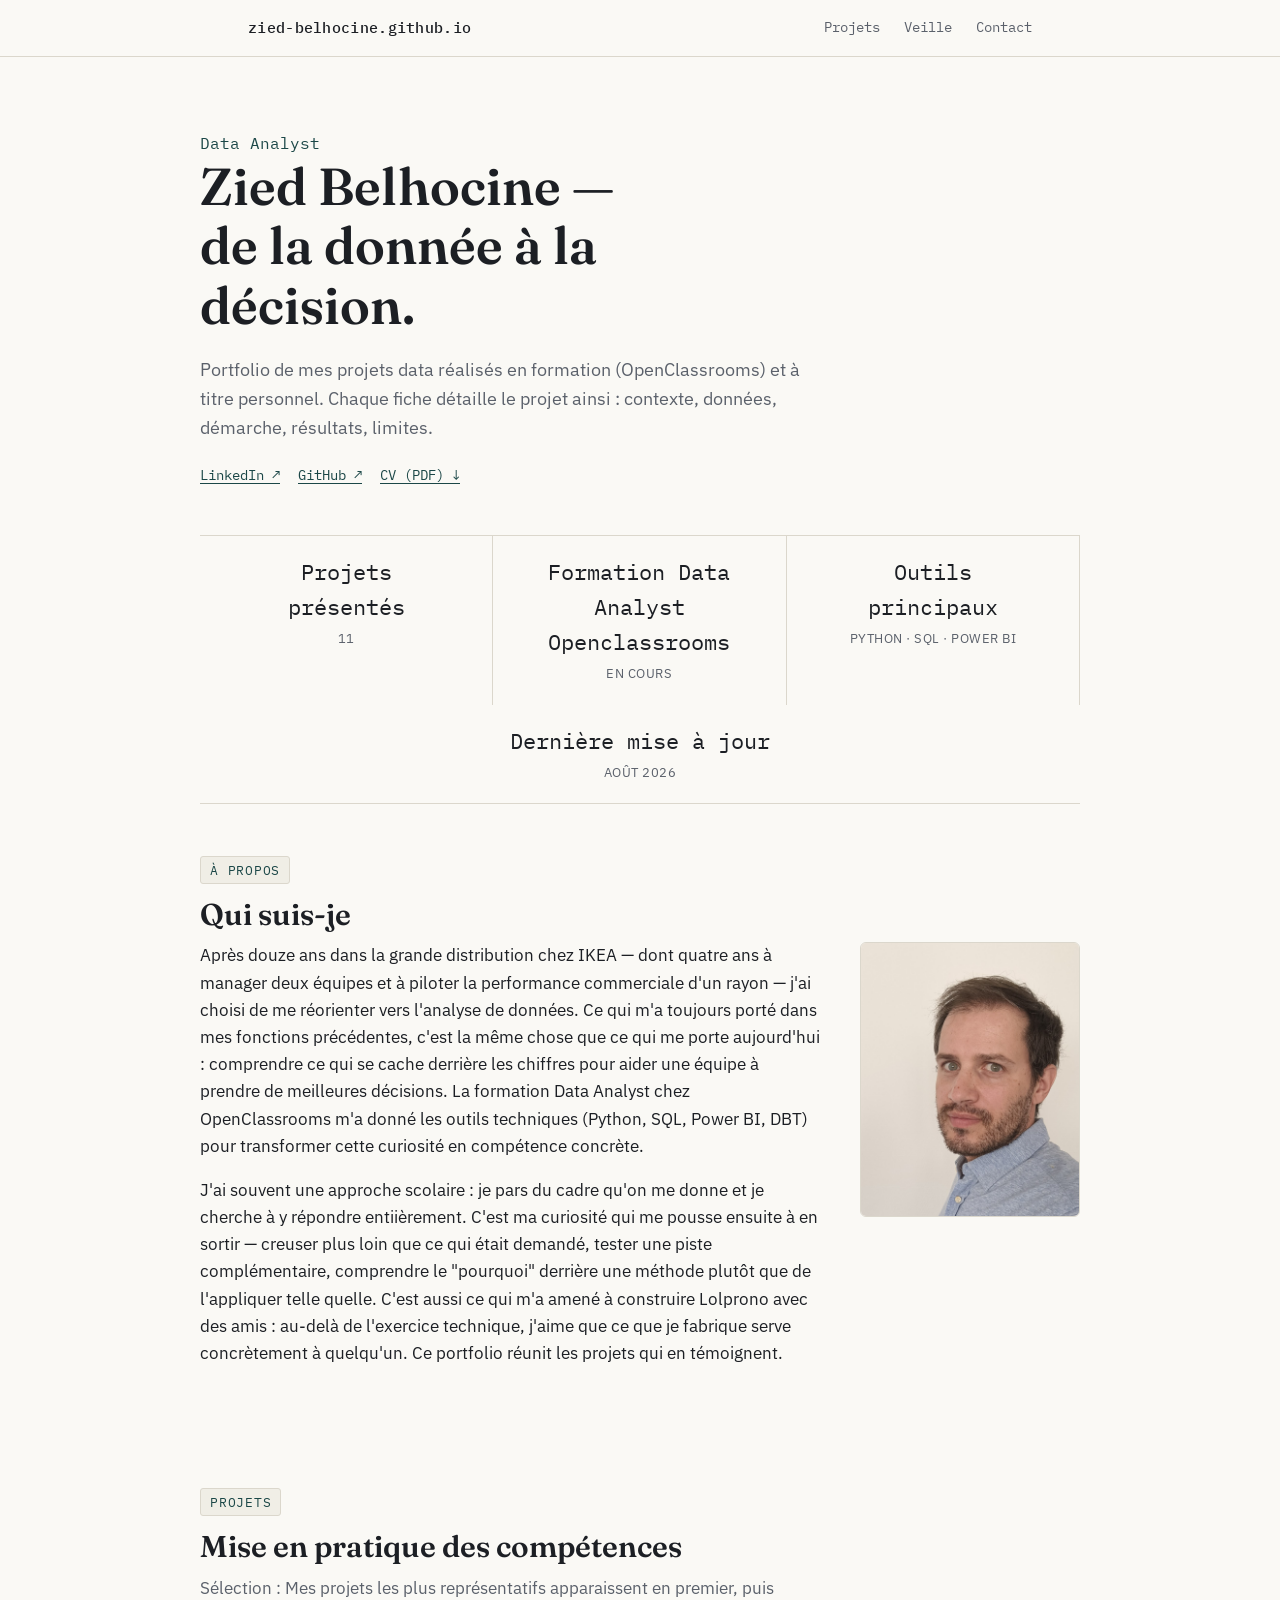
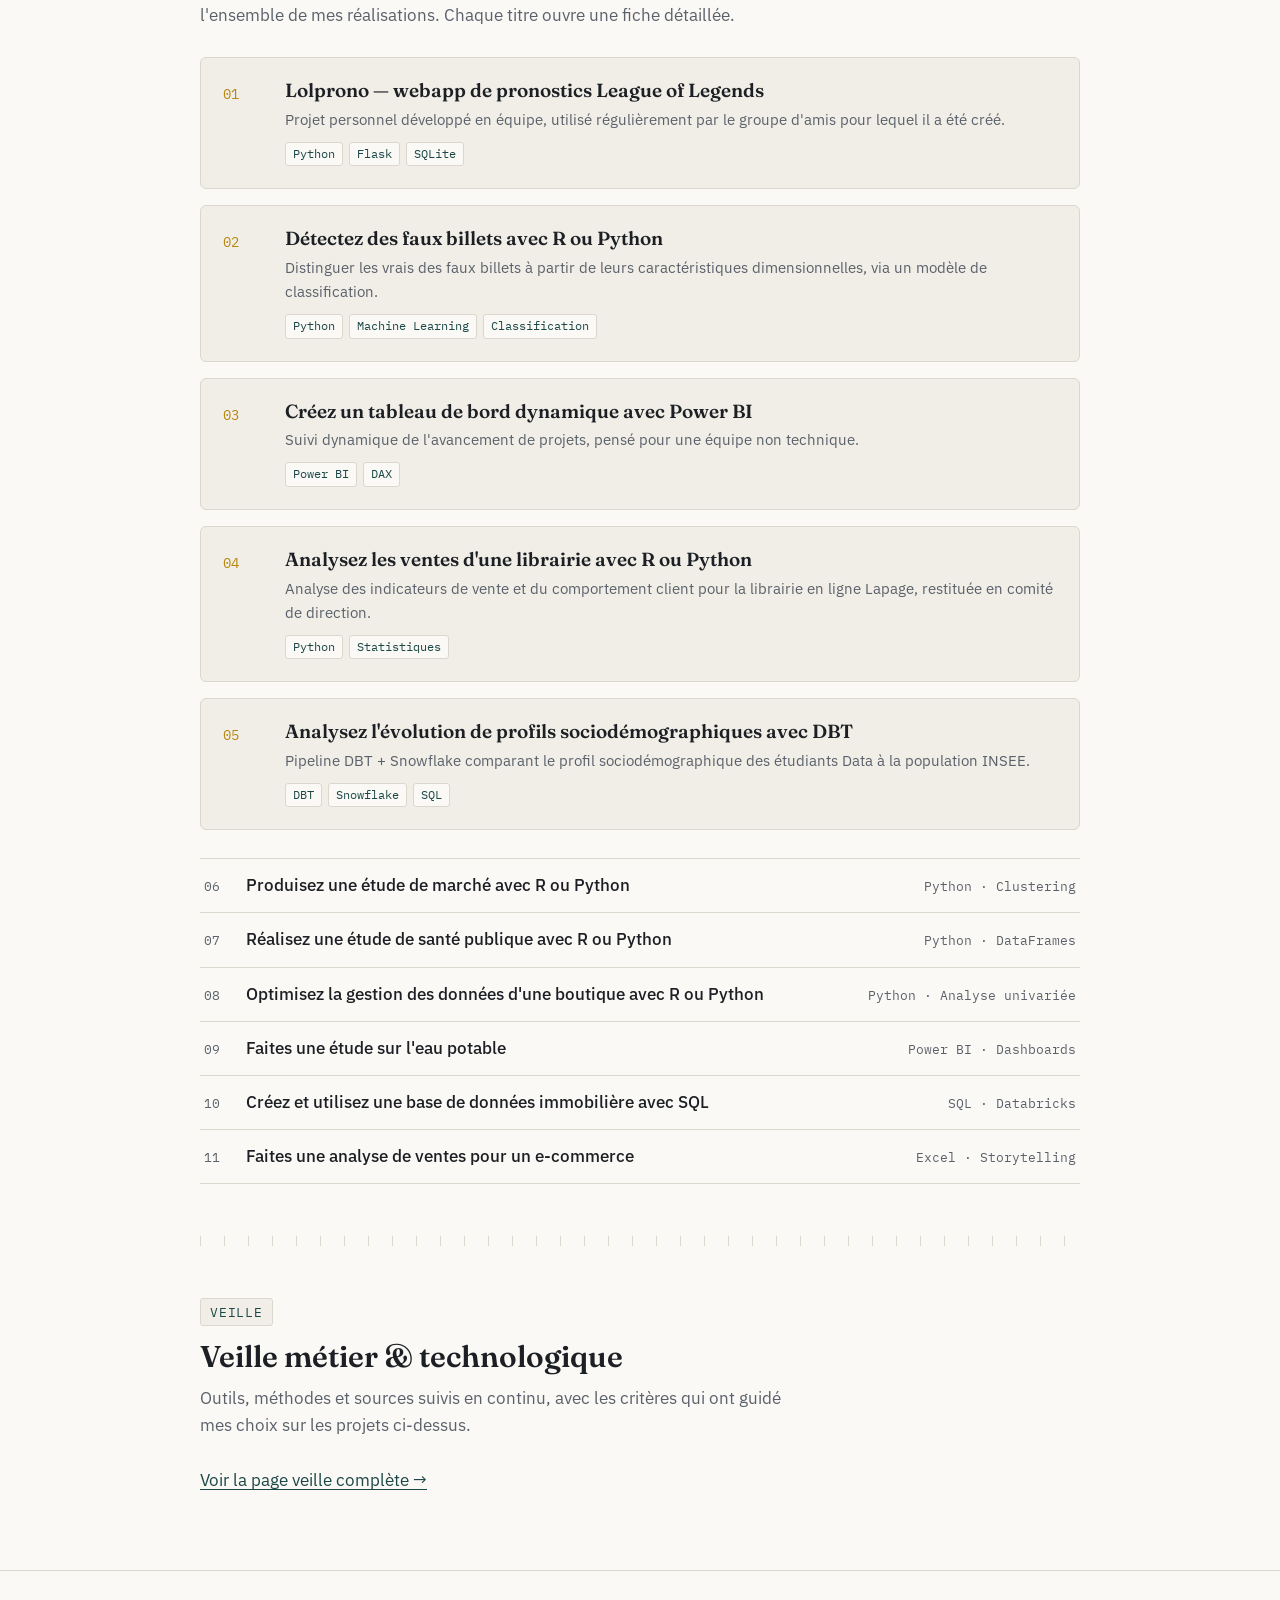
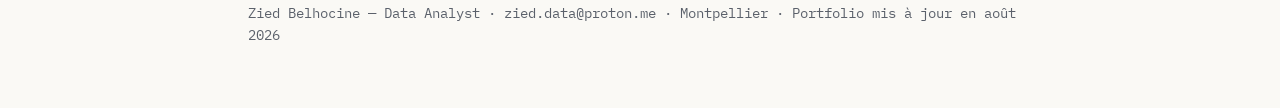
<file: index.html>
<!DOCTYPE html>
<html lang="fr">
<head>
<meta charset="UTF-8">
<meta name="viewport" content="width=device-width, initial-scale=1.0">
<title>Zied Belhocine — Portfolio Data</title>
<meta name="description" content="Portfolio de projets data : contexte, démarche, résultats et veille technologique.">
<link rel="preconnect" href="https://fonts.googleapis.com">
<link href="https://fonts.googleapis.com/css2?family=Fraunces:wght@500;600&family=IBM+Plex+Sans:wght@400;500;600&family=IBM+Plex+Mono:wght@400;500&display=swap" rel="stylesheet">
<link rel="stylesheet" href="style.css">
</head>
<body>

<header class="site-nav">
  <div class="wrap">
    <a class="brand" href="index.html">zied-belhocine.github.io</a>
    <nav>
      <a href="index.html#projets">Projets</a>
      <a href="veille.html">Veille</a>
      <a href="#contact">Contact</a>
    </nav>
  </div>
</header>

<main>

  <!-- ============ HERO ============ -->
  <section class="hero wrap">
    <span class="role">Data Analyst</span>
    <h1>Zied Belhocine — de la donnée à la décision.</h1>
    <p class="lede">
      Portfolio de mes projets data réalisés en formation (OpenClassrooms) et à titre
      personnel. Chaque fiche détaille le projet ainsi : contexte,
      données, démarche, résultats, limites.
    </p>
    <div class="links">
      <a href="https://www.linkedin.com/in/zied-belhocine-b0743b125/">LinkedIn ↗</a>
      <a href="https://github.com/ziedbelhocine">GitHub ↗</a>
      <a href="CV_Zied_Belhocine.pdf">CV (PDF) ↓</a>
    </div>
  </section>

  <div class="stat-strip wrap" style="padding-left:0; padding-right:0;">
    <div class="stat">
      <span class="num">Projets présentés</span>
      <span class="label">11</span>
    </div>
    <div class="stat">
      <span class="num">Formation Data Analyst Openclassrooms</span>
      <span class="label">En cours</span>
    </div>
    <div class="stat">
      <span class="num">Outils principaux</span>
      <span class="label">Python · SQL · Power BI</span>
    </div>
    <div class="stat">
      <span class="num">Dernière mise à jour</span>
      <span class="label">Août 2026</span>
    </div>
  </div>

    <!-- ============ À PROPOS ============ -->
  <section class="block wrap">
    <span class="eyebrow">À propos</span>
    <h2>Qui suis-je</h2>
    <div class="about-grid">
      <div class="about-text">
        <p class="intro" style="max-width:62ch;">
          Après douze ans dans la grande distribution chez IKEA — dont quatre ans à manager deux équipes et
          à piloter la performance commerciale d'un rayon — j'ai choisi de me réorienter vers
          l'analyse de données. Ce qui m'a toujours porté dans mes fonctions précédentes, c'est
          la même chose que ce qui me porte aujourd'hui : comprendre ce qui se cache derrière les
          chiffres pour aider une équipe à prendre de meilleures décisions. La formation Data
          Analyst chez OpenClassrooms m'a donné les outils techniques (Python, SQL, Power BI,
          DBT) pour transformer cette curiosité en compétence concrète.
        </p>
        <p class="intro" style="max-width:62ch;">
          J'ai souvent une approche scolaire : je pars du cadre qu'on me donne et je
          cherche à y répondre entiièrement. C'est ma curiosité qui me pousse ensuite à en
          sortir — creuser plus loin que ce qui était demandé, tester une piste
          complémentaire, comprendre le "pourquoi" derrière une méthode plutôt que de
          l'appliquer telle quelle. C'est aussi ce qui m'a amené à construire Lolprono avec des
          amis : au-delà de l'exercice technique, j'aime que ce que je fabrique serve
          concrètement à quelqu'un. Ce portfolio réunit les projets qui en témoignent.
        </p>
      </div>
      <img class="about-photo" src="static/photo-zied.jpg" alt="Photo de Zied Belhocine" width="220" height="275">
    </div>
  </section>

  <!-- ============ PROJETS ============ -->
  <section class="block wrap" id="projets">
    <span class="eyebrow">Projets</span>
    <h2>Mise en pratique des compétences</h2>
    <p class="intro">
      Sélection : Mes projets les plus représentatifs apparaissent en premier,
      puis l'ensemble de mes réalisations. Chaque titre ouvre une fiche détaillée.
    </p>

    <!-- Projets phares -->
    <div class="project-featured">

      <a class="project-card" href="projet-lolprono.html">
        <span class="idx">01</span>
        <div>
          <h3>Lolprono — webapp de pronostics League of Legends</h3>
          <p class="desc">
            Projet personnel développé en équipe, utilisé régulièrement par le
            groupe d'amis pour lequel il a été créé.
          </p>
          <div class="tags">
            <span class="tag">Python</span>
            <span class="tag">Flask</span>
            <span class="tag">SQLite</span>
          </div>
        </div>
      </a>

      <a class="project-card" href="projet-faux-billets.html">
        <span class="idx">02</span>
        <div>
          <h3>Détectez des faux billets avec R ou Python</h3>
          <p class="desc">
            Distinguer les vrais des faux billets à partir de leurs
            caractéristiques dimensionnelles, via un modèle de classification.
          </p>
          <div class="tags">
            <span class="tag">Python</span>
            <span class="tag">Machine Learning</span>
            <span class="tag">Classification</span>
          </div>
        </div>
      </a>

      <a class="project-card" href="projet-powerbi-sanitoral.html">
        <span class="idx">03</span>
        <div>
          <h3>Créez un tableau de bord dynamique avec Power BI</h3>
          <p class="desc">
            Suivi dynamique de l'avancement de projets, pensé pour une équipe
            non technique.
          </p>
          <div class="tags">
            <span class="tag">Power BI</span>
            <span class="tag">DAX</span>
          </div>
        </div>
      </a>

      <a class="project-card" href="projet-lapage.html">
        <span class="idx">04</span>
        <div>
          <h3>Analysez les ventes d'une librairie avec R ou Python</h3>
          <p class="desc">
            Analyse des indicateurs de vente et du comportement client pour la
            librairie en ligne Lapage, restituée en comité de direction.
          </p>
          <div class="tags">
            <span class="tag">Python</span>
            <span class="tag">Statistiques</span>
          </div>
        </div>
      </a>

      <a class="project-card" href="projet-sociodemographie-dbt.html">
        <span class="idx">05</span>
        <div>
          <h3>Analysez l'évolution de profils sociodémographiques avec DBT</h3>
          <p class="desc">
            Pipeline DBT + Snowflake comparant le profil sociodémographique des
            étudiants Data à la population INSEE.
          </p>
          <div class="tags">
            <span class="tag">DBT</span>
            <span class="tag">Snowflake</span>
            <span class="tag">SQL</span>
          </div>
        </div>
      </a>


    </div>

    <!-- Reste des projets, en liste compacte -->
    <ul class="project-list">
      <li><a href="projet-marche-international.html"><span class="idx">06</span><span class="title">Produisez une étude de marché avec R ou Python</span><span class="meta">Python · Clustering</span></a></li>
      <li><a href="projet-sante-publique.html"><span class="idx">07</span><span class="title">Réalisez une étude de santé publique avec R ou Python</span><span class="meta">Python · DataFrames</span></a></li>
      <li><a href="projet-bottleneck.html"><span class="idx">08</span><span class="title">Optimisez la gestion des données d'une boutique avec R ou Python</span><span class="meta">Python · Analyse univariée</span></a></li>
      <li><a href="projet-eau-potable.html"><span class="idx">09</span><span class="title">Faites une étude sur l'eau potable</span><span class="meta">Power BI · Dashboards</span></a></li>
      <li><a href="projet-immo-laplace.html"><span class="idx">10</span><span class="title">Créez et utilisez une base de données immobilière avec SQL</span><span class="meta">SQL · Databricks</span></a></li>
      <li><a href="projet-ecommerce-legrandmarche.html"><span class="idx">11</span><span class="title">Faites une analyse de ventes pour un e-commerce</span><span class="meta">Excel · Storytelling</span></a></li>
    </ul>
  </section>

  <hr class="ruler wrap">

  <!-- ============ VEILLE (aperçu) ============ -->
  <section class="block wrap">
    <span class="eyebrow">Veille</span>
    <h2>Veille métier &amp; technologique</h2>
    <p class="intro">
      Outils, méthodes et sources suivis en continu, avec les critères qui ont
      guidé mes choix sur les projets ci-dessus.
    </p>
    <a href="veille.html">Voir la page veille complète →</a>
  </section>

</main>

<footer class="site-footer" id="contact">
  <div class="wrap">
    <p>Zied Belhocine — Data Analyst · zied.data@proton.me · Montpellier · Portfolio mis à jour en août 2026</p>
  </div>
</footer>

</body>
</html>
</file>
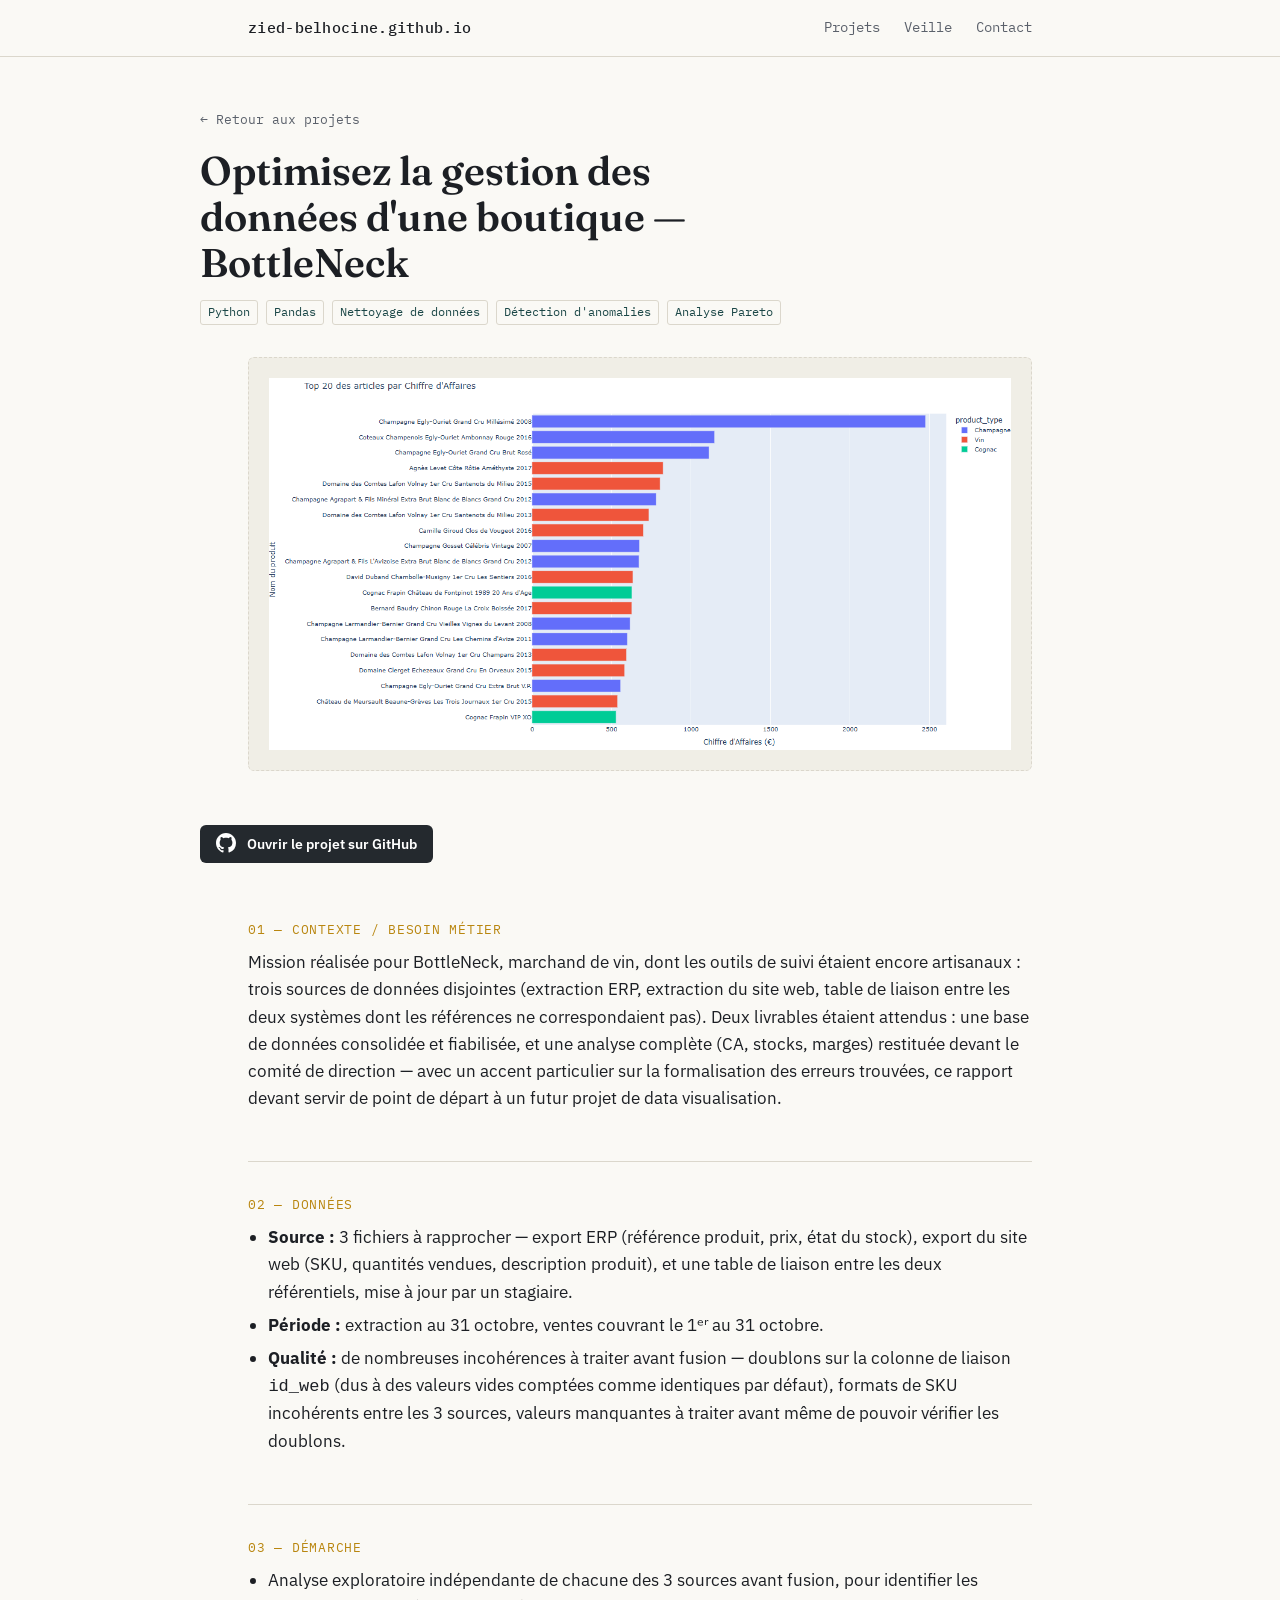
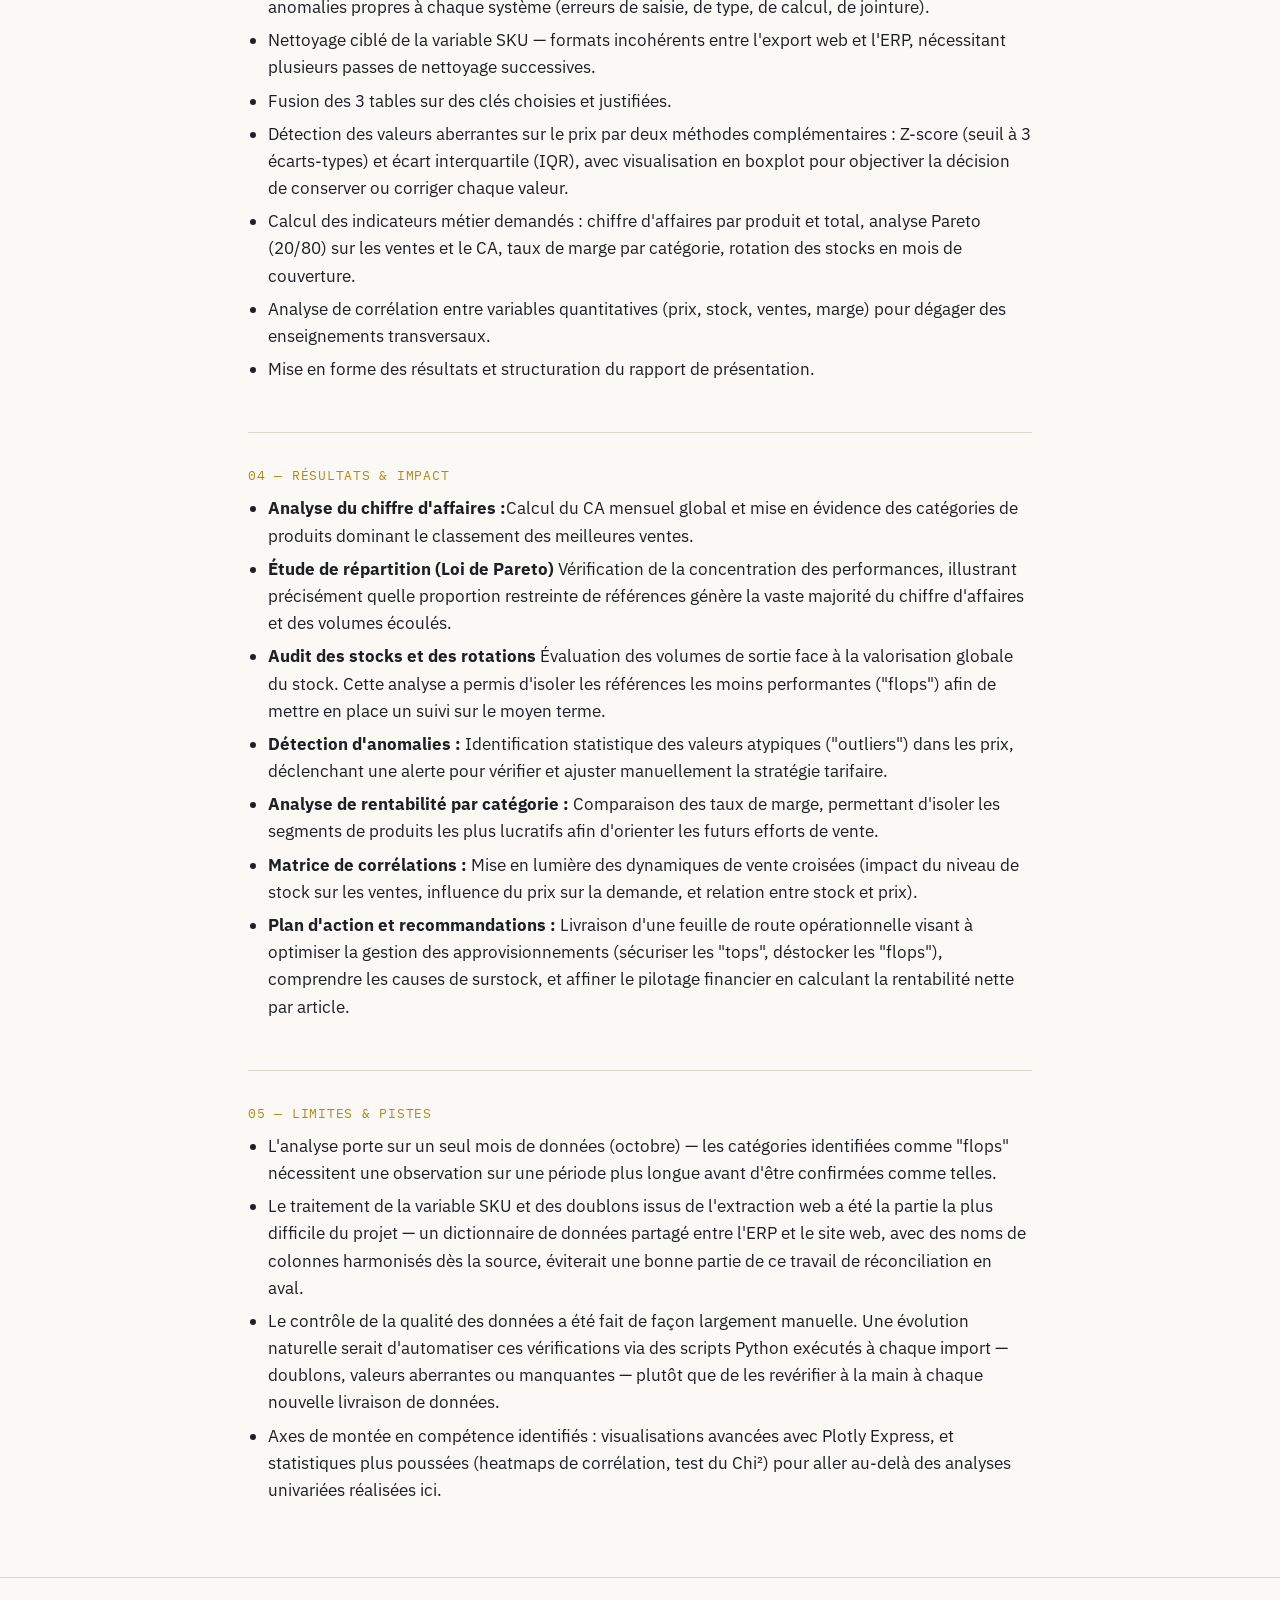
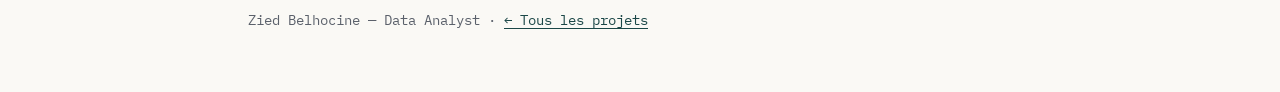
<file: projet-bottleneck.html>
<!DOCTYPE html>
<html lang="fr">

<head>
  <meta charset="UTF-8">
  <meta name="viewport" content="width=device-width, initial-scale=1.0">
  <title>Optimisez la gestion des données d'une boutique — Portfolio Data</title>
  <link rel="preconnect" href="https://fonts.googleapis.com">
  <link
    href="https://fonts.googleapis.com/css2?family=Fraunces:wght@500;600&family=IBM+Plex+Sans:wght@400;500;600&family=IBM+Plex+Mono:wght@400;500&display=swap"
    rel="stylesheet">
  <link rel="stylesheet" href="style.css">
</head>

<body>

  <header class="site-nav">
    <div class="wrap">
      <a class="brand" href="index.html">zied-belhocine.github.io</a>
      <nav>
        <a href="index.html#projets">Projets</a>
        <a href="veille.html">Veille</a>
        <a href="index.html#contact">Contact</a>
      </nav>
    </div>
  </header>

  <main>

    <div class="fiche-header wrap">
      <a class="back" href="index.html#projets">← Retour aux projets</a>
      <h1>Optimisez la gestion des données d'une boutique — BottleNeck</h1>
      <div class="fiche-meta">
        <span class="tag">Python</span>
        <span class="tag">Pandas</span>
        <span class="tag">Nettoyage de données</span>
        <span class="tag">Détection d'anomalies</span>
        <span class="tag">Analyse Pareto</span>
      </div>
    </div>

    <style>
      .fiche-visual img {
        max-width: 100%;
        height: auto;
      }
    </style>

    <div class="wrap">
      <div class="fiche-visual">
        <img src="static/bottleneck.png" alt="Capture d'écran de l'application BottleNeck" />
      </div>
    </div>

    <div class="fiche-header wrap">
      <a href="https://github.com/ziedbelhocine/Cours-OC/tree/master/Data_Analyst/Projet_6" target="_blank"
        rel="noopener noreferrer" class="btn btn-github">
        <svg height="20" width="20" viewBox="0 0 16 16" fill="currentColor"
          style="vertical-align: text-bottom; margin-right: 8px;">
          <path
            d="M8 0C3.58 0 0 3.58 0 8c0 3.54 2.29 6.53 5.47 7.59.4.07.55-.17.55-.38 0-.19-.01-.82-.01-1.49-2.01.37-2.53-.49-2.69-.94-.09-.23-.48-.94-.82-1.13-.28-.15-.68-.52-.01-.53.63-.01 1.08.58 1.23.82.72 1.21 1.87.87 2.33.66.07-.52.28-.87.51-1.07-1.78-.2-3.64-.89-3.64-3.95 0-.87.31-1.59.82-2.15-.08-.2-.36-1.02.08-2.12 0 0 .67-.21 2.2.82.64-.18 1.32-.27 2-.27.68 0 1.36.09 2 .27 1.53-1.04 2.2-.82 2.2-.82.44 1.1.16 1.92.08 2.12.51.56.82 1.27.82 2.15 0 3.07-1.87 3.75-3.65 3.95.29.25.54.73.54 1.48 0 1.07-.01 1.93-.01 2.2 0 .21.15.46.55.38A8.013 8.013 0 0016 8c0-4.42-3.58-8-8-8z">
          </path>
        </svg>
        Ouvrir le projet sur GitHub
      </a>
    </div>


    <div class="wrap">

      <section class="fiche-section">
        <span class="label">01 — Contexte / besoin métier</span>
        <p>
          Mission réalisée pour BottleNeck, marchand de vin, dont les outils de suivi étaient
          encore artisanaux : trois sources de données disjointes (extraction ERP, extraction
          du site web, table de liaison entre les deux systèmes dont les références ne
          correspondaient pas). Deux livrables étaient attendus : une base de données consolidée et fiabilisée,
          et une analyse complète (CA, stocks, marges) restituée devant le comité
          de direction — avec un accent particulier sur la formalisation des erreurs trouvées,
          ce rapport devant servir de point de départ à un futur projet de data visualisation.
        </p>
      </section>

      <section class="fiche-section">
        <span class="label">02 — Données</span>
        <ul>
          <li><strong>Source :</strong> 3 fichiers à rapprocher — export ERP (référence produit, prix, état du stock),
            export du site web (SKU, quantités vendues, description produit), et une table de liaison entre les deux
            référentiels, mise à jour par un stagiaire.</li>
          <li><strong>Période :</strong> extraction au 31 octobre, ventes couvrant le 1ᵉʳ au 31 octobre.</li>
          <li><strong>Qualité :</strong> de nombreuses incohérences à traiter avant fusion — doublons sur la colonne de
            liaison <code>id_web</code> (dus à des valeurs vides comptées comme identiques par défaut), formats de SKU
            incohérents entre les 3 sources, valeurs manquantes à traiter avant même de pouvoir vérifier les doublons.
          </li>
        </ul>
      </section>

      <section class="fiche-section">
        <span class="label">03 — Démarche</span>
        <ul>
          <li>Analyse exploratoire indépendante de chacune des 3 sources avant fusion, pour identifier les anomalies
            propres à chaque système (erreurs de saisie, de type, de calcul, de jointure).</li>
          <li>Nettoyage ciblé de la variable SKU — formats incohérents
            entre l'export web et l'ERP, nécessitant plusieurs passes de nettoyage successives.</li>
          <li>Fusion des 3 tables sur des clés choisies et justifiées.</li>
          <li>Détection des valeurs aberrantes sur le prix par deux méthodes complémentaires : Z-score (seuil à 3
            écarts-types) et écart interquartile (IQR), avec visualisation en boxplot pour objectiver la décision de
            conserver ou corriger chaque valeur.</li>
          <li>Calcul des indicateurs métier demandés : chiffre d'affaires par produit et total, analyse Pareto (20/80)
            sur les ventes et le CA, taux de marge par catégorie, rotation des stocks en mois de couverture.</li>
          <li>Analyse de corrélation entre variables quantitatives (prix, stock, ventes, marge) pour dégager des
            enseignements transversaux.</li>
          <li>Mise en forme des résultats et structuration du rapport de présentation.</li>
        </ul>
      </section>

      <section class="fiche-section">
        <span class="label">04 — Résultats &amp; impact</span>
        <ul>
          <li><strong>Analyse du chiffre d'affaires :</strong>Calcul du CA mensuel global et mise en évidence des
            catégories de produits dominant le classement des meilleures ventes.</li>
          <li><strong>Étude de répartition (Loi de Pareto)</strong> Vérification de la concentration des performances,
            illustrant précisément quelle proportion restreinte de références génère la vaste majorité du chiffre
            d'affaires et des volumes écoulés.</li>
          <li><strong>Audit des stocks et des rotations</strong> Évaluation des volumes de sortie face à la valorisation
            globale du stock. Cette analyse a permis d'isoler les références les moins performantes ("flops") afin de
            mettre en place un suivi sur le moyen terme.</li>
          <li><strong>Détection d'anomalies :</strong> Identification statistique des valeurs atypiques ("outliers")
            dans les prix, déclenchant une alerte pour vérifier et ajuster manuellement la stratégie tarifaire.</li>
          <li><strong>Analyse de rentabilité par catégorie :</strong> Comparaison des taux de marge, permettant d'isoler
            les segments de produits les plus lucratifs afin d'orienter les futurs efforts de vente.</li>
          <li><strong>Matrice de corrélations :</strong> Mise en lumière des dynamiques de vente croisées (impact du
            niveau de stock sur les ventes, influence du prix sur la demande, et relation entre stock et prix).</li>
          <li><strong>Plan d'action et recommandations :</strong> Livraison d'une feuille de route opérationnelle visant
            à optimiser la gestion des approvisionnements (sécuriser les "tops", déstocker les "flops"), comprendre les
            causes de surstock, et affiner le pilotage financier en calculant la rentabilité nette par article.</li>
        </ul>
      </section>

      <section class="fiche-section">
        <span class="label">05 — Limites &amp; pistes</span>
        <ul>
          <li>L'analyse porte sur un seul mois de données (octobre) — les catégories identifiées comme "flops"
            nécessitent une observation sur une période plus longue avant d'être confirmées comme telles.</li>
          <li>Le traitement de la variable SKU et des doublons issus de l'extraction web a été la partie la plus
            difficile du projet — un dictionnaire de données partagé entre l'ERP et le site web, avec des noms de
            colonnes harmonisés dès la source, éviterait une bonne partie de ce travail de réconciliation en aval.</li>
          <li>Le contrôle de la qualité des données a été fait de façon largement manuelle. Une évolution naturelle
            serait d'automatiser ces vérifications via des scripts Python exécutés à chaque import — doublons, valeurs
            aberrantes ou manquantes — plutôt que de les revérifier à la main à chaque nouvelle livraison de données.
          </li>
          <li>Axes de montée en compétence identifiés : visualisations avancées avec Plotly Express, et statistiques
            plus poussées (heatmaps de corrélation, test du Chi²) pour aller au-delà des analyses univariées réalisées
            ici.</li>
        </ul>
      </section>

    </div>

  </main>

  <footer class="site-footer">
    <div class="wrap">
      <p>Zied Belhocine — Data Analyst · <a href="index.html#projets">← Tous les projets</a></p>
    </div>
  </footer>

</body>

</html>
</file>
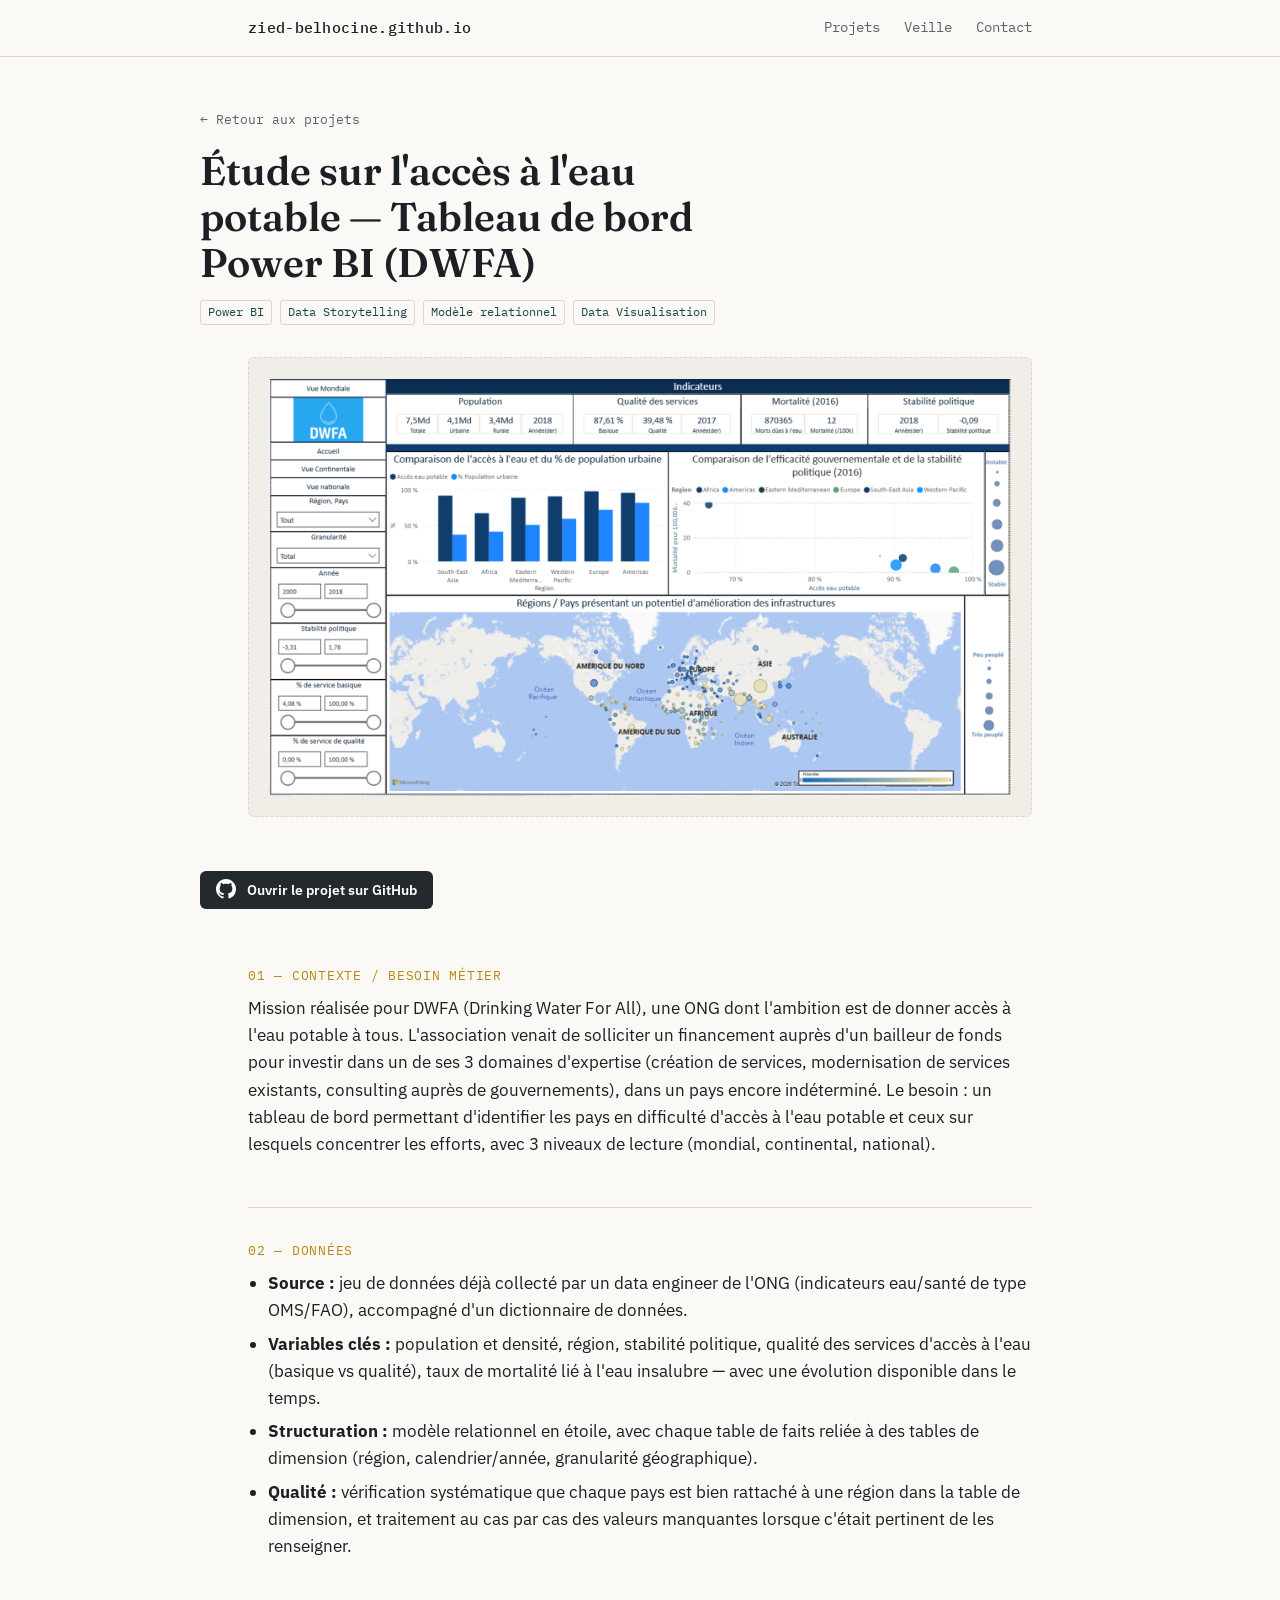
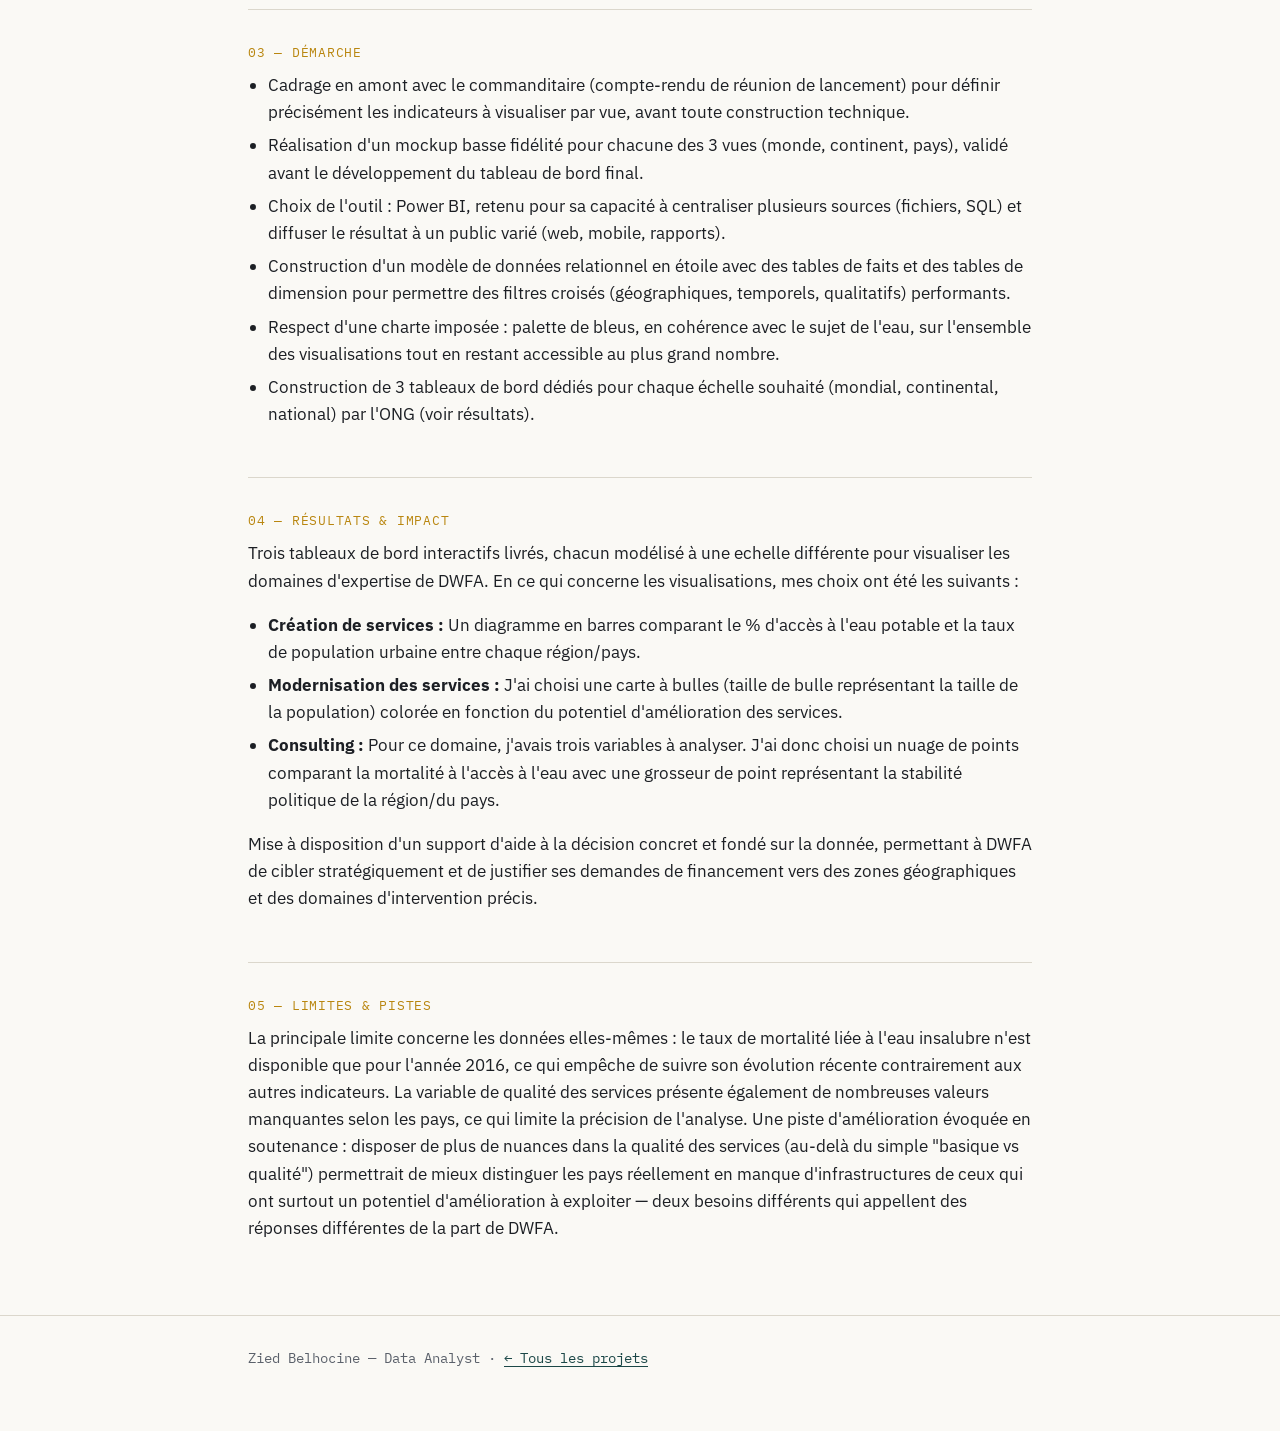
<file: projet-eau-potable.html>
<!DOCTYPE html>
<html lang="fr">

<head>
  <meta charset="UTF-8">
  <meta name="viewport" content="width=device-width, initial-scale=1.0">
  <title>Étude sur l'accès à l'eau potable — Portfolio Data</title>
  <link rel="preconnect" href="https://fonts.googleapis.com">
  <link
    href="https://fonts.googleapis.com/css2?family=Fraunces:wght@500;600&family=IBM+Plex+Sans:wght@400;500;600&family=IBM+Plex+Mono:wght@400;500&display=swap"
    rel="stylesheet">
  <link rel="stylesheet" href="style.css">
</head>

<body>

  <header class="site-nav">
    <div class="wrap">
      <a class="brand" href="index.html">zied-belhocine.github.io</a>
      <nav>
        <a href="index.html#projets">Projets</a>
        <a href="veille.html">Veille</a>
        <a href="index.html#contact">Contact</a>
      </nav>
    </div>
  </header>

  <main>

    <div class="fiche-header wrap">
      <a class="back" href="index.html#projets">← Retour aux projets</a>
      <h1>Étude sur l'accès à l'eau potable — Tableau de bord Power BI (DWFA)</h1>
      <div class="fiche-meta">
        <span class="tag">Power BI</span>
        <span class="tag">Data Storytelling</span>
        <span class="tag">Modèle relationnel</span>
        <span class="tag">Data Visualisation</span>
      </div>
    </div>

    <style>
      .fiche-visual img {
        max-width: 100%;
        height: auto;
      }
    </style>

    <div class="wrap">
      <div class="fiche-visual">
        <img src="static/powerbi-dwfa.png" alt="Capture d'écran de l'application DWFA" />
      </div>
    </div>

    <div class="fiche-header wrap">
      <a href="https://github.com/ziedbelhocine/Cours-OC/tree/master/Data_Analyst/Projet_10" target="_blank"
        rel="noopener noreferrer" class="btn btn-github">
        <svg height="20" width="20" viewBox="0 0 16 16" fill="currentColor"
          style="vertical-align: text-bottom; margin-right: 8px;">
          <path
            d="M8 0C3.58 0 0 3.58 0 8c0 3.54 2.29 6.53 5.47 7.59.4.07.55-.17.55-.38 0-.19-.01-.82-.01-1.49-2.01.37-2.53-.49-2.69-.94-.09-.23-.48-.94-.82-1.13-.28-.15-.68-.52-.01-.53.63-.01 1.08.58 1.23.82.72 1.21 1.87.87 2.33.66.07-.52.28-.87.51-1.07-1.78-.2-3.64-.89-3.64-3.95 0-.87.31-1.59.82-2.15-.08-.2-.36-1.02.08-2.12 0 0 .67-.21 2.2.82.64-.18 1.32-.27 2-.27.68 0 1.36.09 2 .27 1.53-1.04 2.2-.82 2.2-.82.44 1.1.16 1.92.08 2.12.51.56.82 1.27.82 2.15 0 3.07-1.87 3.75-3.65 3.95.29.25.54.73.54 1.48 0 1.07-.01 1.93-.01 2.2 0 .21.15.46.55.38A8.013 8.013 0 0016 8c0-4.42-3.58-8-8-8z">
          </path>
        </svg>
        Ouvrir le projet sur GitHub
      </a>
    </div>

    <div class="wrap">

      <section class="fiche-section">
        <span class="label">01 — Contexte / besoin métier</span>
        <p>
          Mission réalisée pour DWFA (Drinking Water For All), une ONG dont l'ambition est de
          donner accès à l'eau potable à tous. L'association venait de solliciter un
          financement auprès d'un bailleur de fonds pour investir dans un de ses 3 domaines
          d'expertise (création de services, modernisation de services existants, consulting
          auprès de gouvernements), dans un pays encore indéterminé. Le besoin : un tableau de
          bord permettant d'identifier les pays en difficulté d'accès à l'eau potable et ceux
          sur lesquels concentrer les efforts, avec 3 niveaux de lecture (mondial, continental,
          national).
        </p>
      </section>

      <section class="fiche-section">
        <span class="label">02 — Données</span>
        <ul>
          <li><strong>Source :</strong> jeu de données déjà collecté par un data engineer de l'ONG (indicateurs
            eau/santé de type OMS/FAO), accompagné d'un dictionnaire de données.</li>
          <li><strong>Variables clés :</strong> population et densité, région, stabilité politique, qualité des services
            d'accès à l'eau (basique vs qualité), taux de mortalité lié à l'eau insalubre — avec une évolution
            disponible dans le temps.</li>
          <li><strong>Structuration :</strong> modèle relationnel en étoile, avec chaque table de faits reliée à des
            tables de dimension (région, calendrier/année, granularité géographique).</li>
          <li><strong>Qualité :</strong> vérification systématique que chaque pays est bien rattaché à une région dans
            la table de dimension, et traitement au cas par cas des valeurs manquantes lorsque c'était pertinent de les
            renseigner.</li>
        </ul>
      </section>

      <section class="fiche-section">
        <span class="label">03 — Démarche</span>
        <ul>
          <li>Cadrage en amont avec le commanditaire (compte-rendu de réunion de lancement) pour définir précisément les
            indicateurs à visualiser par vue, avant toute construction technique.</li>
          <li>Réalisation d'un mockup basse fidélité pour chacune des 3 vues (monde, continent, pays), validé avant le
            développement du tableau de bord final.</li>
          <li>Choix de l'outil : Power BI, retenu pour sa capacité à centraliser plusieurs sources (fichiers, SQL) et
            diffuser le résultat à un public varié (web, mobile, rapports).</li>
          <li>Construction d'un modèle de données relationnel en étoile avec des tables de faits et des tables de
            dimension pour permettre des filtres
            croisés (géographiques, temporels, qualitatifs) performants.</li>
          <li>Respect d'une charte imposée : palette de bleus, en cohérence avec le sujet de l'eau, sur l'ensemble des
            visualisations tout en restant accessible au plus grand nombre.</li>
          <li>Construction de 3 tableaux de bord dédiés pour chaque échelle souhaité (mondial, continental, national)
            par l'ONG (voir résultats).</li>
        </ul>
      </section>

      <section class="fiche-section">
        <span class="label">04 — Résultats &amp; impact</span>
        <p>
          Trois tableaux de bord interactifs livrés, chacun modélisé à une echelle différente pour visualiser les
          domaines d'expertise de
          DWFA. En ce qui concerne les visualisations, mes choix ont été les suivants :
        </p>
        <ul>
          <li><strong>Création de services :</strong> Un diagramme en barres comparant le % d'accès à l'eau potable et
            la taux de population urbaine entre chaque région/pays.</li>
          <li><strong>Modernisation des services :</strong> J'ai choisi une carte à bulles (taille de bulle représentant
            la taille de la population) colorée en fonction du potentiel d'amélioration des services.</li>
          <li><strong>Consulting :</strong> Pour ce domaine, j'avais trois variables à analyser. J'ai donc choisi un
            nuage de points comparant la mortalité à l'accès à l'eau avec une grosseur de point représentant la
            stabilité politique de la région/du pays.</li>
        </ul>
        <p>
          Mise à disposition d'un support d'aide à la décision concret et fondé sur la donnée, permettant à DWFA de
          cibler stratégiquement et de justifier ses demandes de financement vers des zones géographiques et des
          domaines d'intervention précis.
        </p>
      </section>

      <section class="fiche-section">
        <span class="label">05 — Limites &amp; pistes</span>
        <p>
          La principale limite concerne les données elles-mêmes : le taux de mortalité liée à
          l'eau insalubre n'est disponible que pour l'année 2016, ce qui empêche de suivre son
          évolution récente contrairement aux autres indicateurs. La variable de qualité des
          services présente également de nombreuses valeurs manquantes selon les pays, ce qui
          limite la précision de l'analyse. Une piste d'amélioration évoquée en soutenance :
          disposer de plus de nuances dans la qualité des services (au-delà du simple "basique
          vs qualité") permettrait de mieux distinguer les pays réellement en manque
          d'infrastructures de ceux qui ont surtout un potentiel d'amélioration à exploiter —
          deux besoins différents qui appellent des réponses différentes de la part de DWFA.
        </p>
      </section>

    </div>

  </main>

  <footer class="site-footer">
    <div class="wrap">
      <p>Zied Belhocine — Data Analyst · <a href="index.html#projets">← Tous les projets</a></p>
    </div>
  </footer>

</body>

</html>
</file>
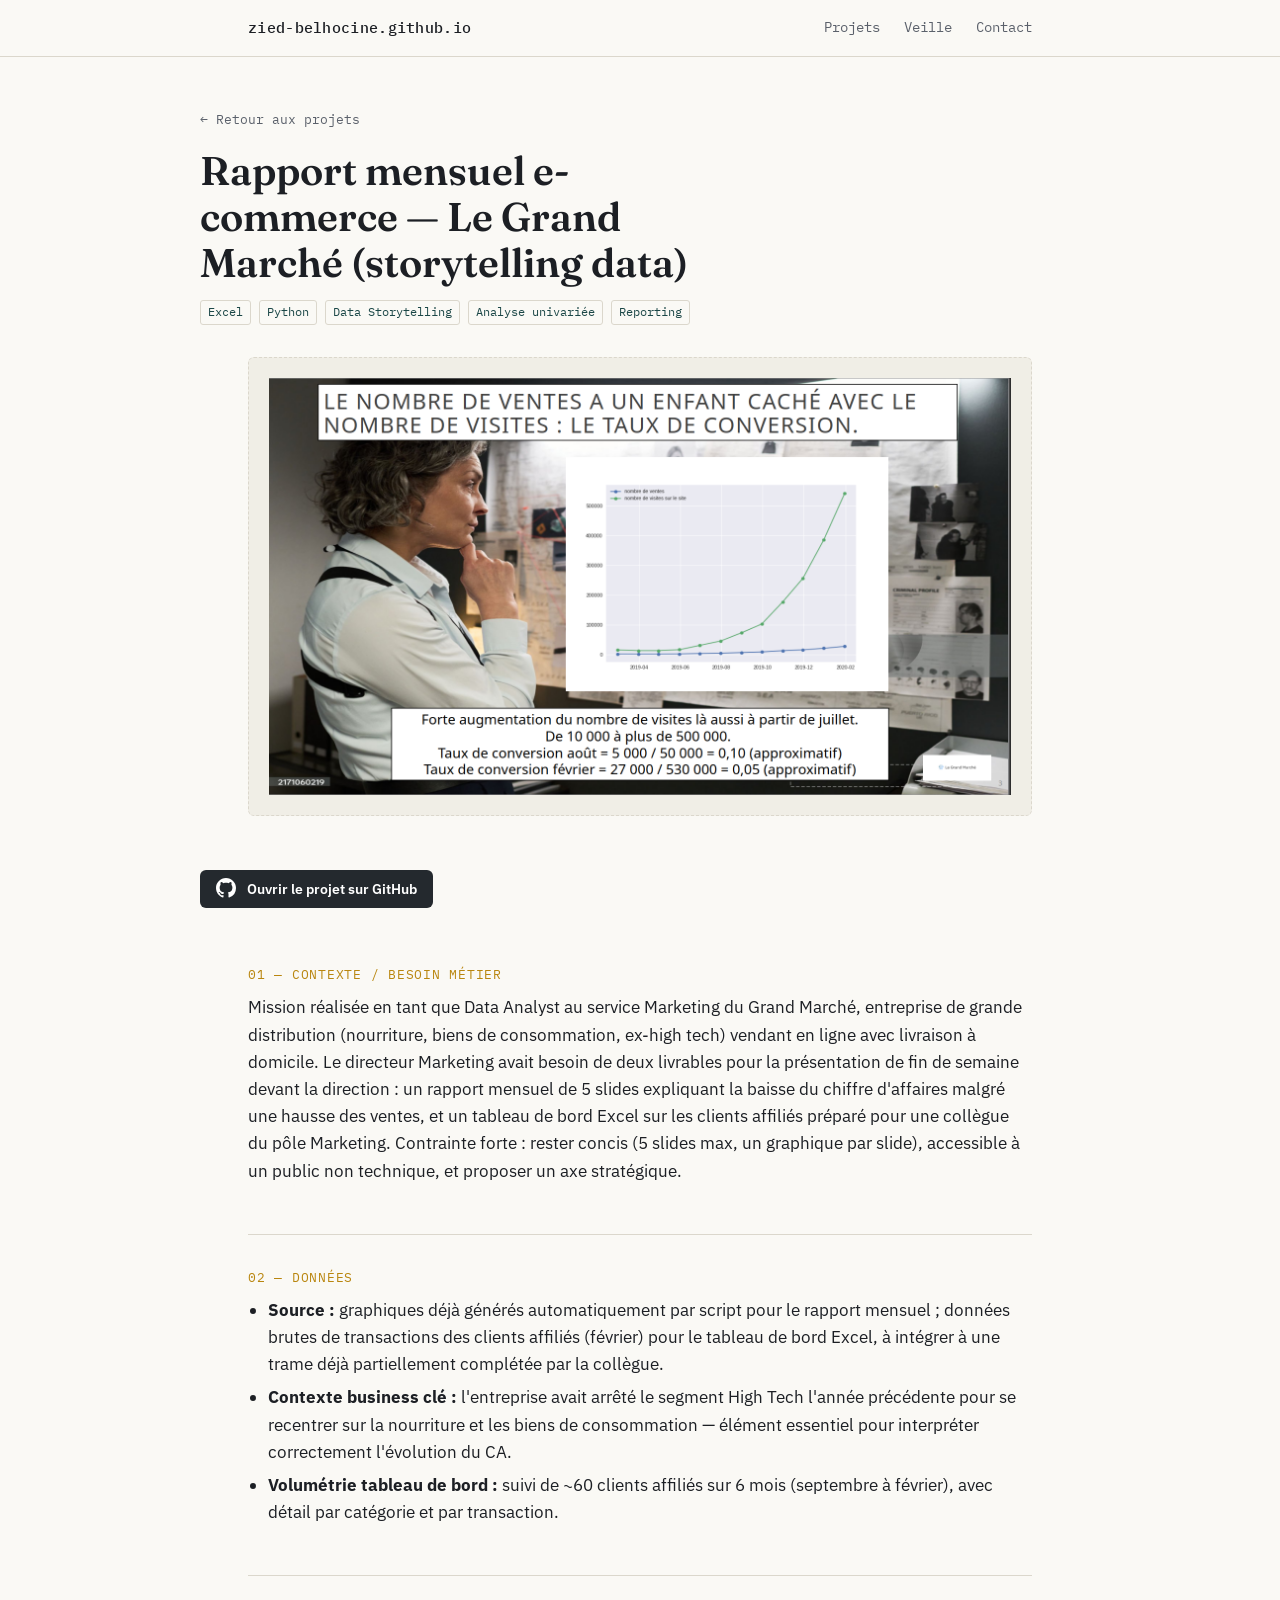
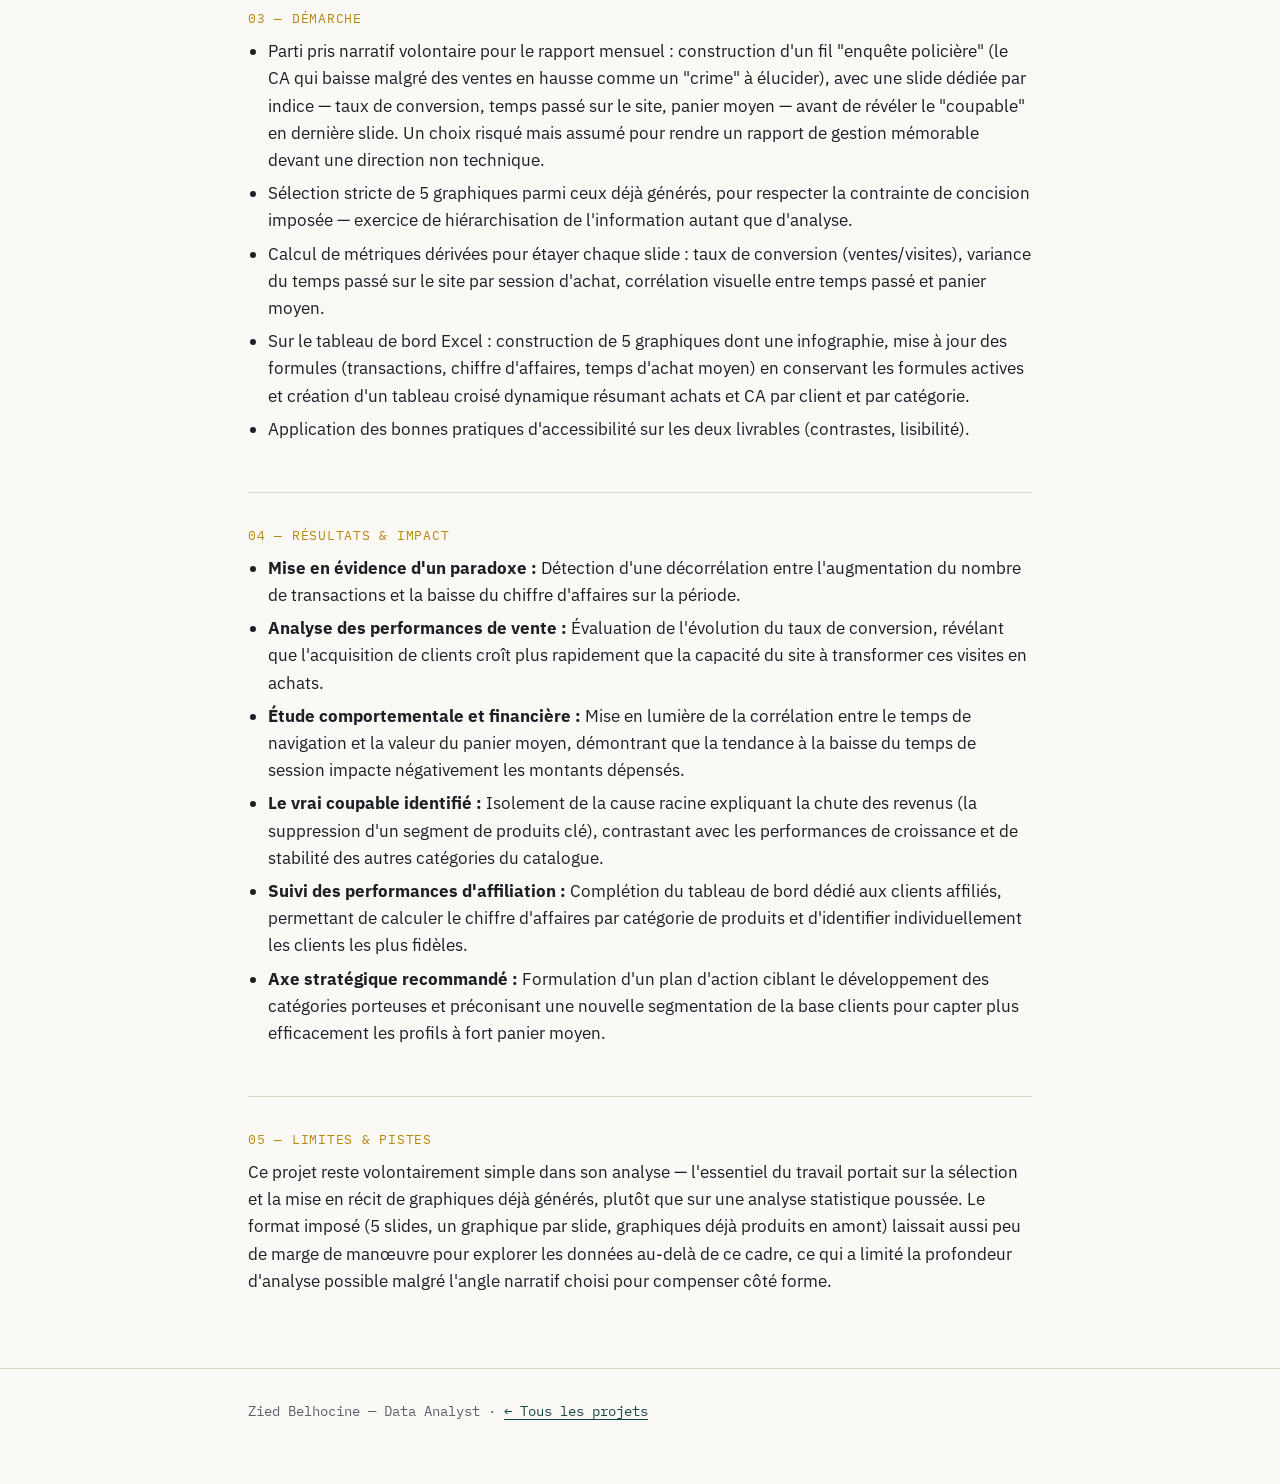
<file: projet-ecommerce-legrandmarche.html>
<!DOCTYPE html>
<html lang="fr">

<head>
  <meta charset="UTF-8">
  <meta name="viewport" content="width=device-width, initial-scale=1.0">
  <title>Rapport mensuel e-commerce — Le Grand Marché — Portfolio Data</title>
  <link rel="preconnect" href="https://fonts.googleapis.com">
  <link
    href="https://fonts.googleapis.com/css2?family=Fraunces:wght@500;600&family=IBM+Plex+Sans:wght@400;500;600&family=IBM+Plex+Mono:wght@400;500&display=swap"
    rel="stylesheet">
  <link rel="stylesheet" href="style.css">
</head>

<body>

  <header class="site-nav">
    <div class="wrap">
      <a class="brand" href="index.html">zied-belhocine.github.io</a>
      <nav>
        <a href="index.html#projets">Projets</a>
        <a href="veille.html">Veille</a>
        <a href="index.html#contact">Contact</a>
      </nav>
    </div>
  </header>

  <main>

    <div class="fiche-header wrap">
      <a class="back" href="index.html#projets">← Retour aux projets</a>
      <h1>Rapport mensuel e-commerce — Le Grand Marché (storytelling data)</h1>
      <div class="fiche-meta">
        <span class="tag">Excel</span>
        <span class="tag">Python</span>
        <span class="tag">Data Storytelling</span>
        <span class="tag">Analyse univariée</span>
        <span class="tag">Reporting</span>
      </div>
    </div>

    <style>
      .fiche-visual img {
        max-width: 100%;
        height: auto;
      }
    </style>

    <div class="wrap">
      <div class="fiche-visual">
        <img src="static/grandmarche.png" alt="Capture d'écran de l'application Le Grand Marché" />
      </div>
    </div>

    <div class="fiche-header wrap">
      <a href="https://github.com/ziedbelhocine/Cours-OC/tree/master/Data_Analyst/Projet_2" target="_blank"
        rel="noopener noreferrer" class="btn btn-github">
        <svg height="20" width="20" viewBox="0 0 16 16" fill="currentColor"
          style="vertical-align: text-bottom; margin-right: 8px;">
          <path
            d="M8 0C3.58 0 0 3.58 0 8c0 3.54 2.29 6.53 5.47 7.59.4.07.55-.17.55-.38 0-.19-.01-.82-.01-1.49-2.01.37-2.53-.49-2.69-.94-.09-.23-.48-.94-.82-1.13-.28-.15-.68-.52-.01-.53.63-.01 1.08.58 1.23.82.72 1.21 1.87.87 2.33.66.07-.52.28-.87.51-1.07-1.78-.2-3.64-.89-3.64-3.95 0-.87.31-1.59.82-2.15-.08-.2-.36-1.02.08-2.12 0 0 .67-.21 2.2.82.64-.18 1.32-.27 2-.27.68 0 1.36.09 2 .27 1.53-1.04 2.2-.82 2.2-.82.44 1.1.16 1.92.08 2.12.51.56.82 1.27.82 2.15 0 3.07-1.87 3.75-3.65 3.95.29.25.54.73.54 1.48 0 1.07-.01 1.93-.01 2.2 0 .21.15.46.55.38A8.013 8.013 0 0016 8c0-4.42-3.58-8-8-8z">
          </path>
        </svg>
        Ouvrir le projet sur GitHub
      </a>
    </div>

    <div class="wrap">

      <section class="fiche-section">
        <span class="label">01 — Contexte / besoin métier</span>
        <p>
          Mission réalisée en tant que Data Analyst au service Marketing du Grand Marché,
          entreprise de grande distribution (nourriture, biens de consommation, ex-high tech)
          vendant en ligne avec livraison à domicile. Le directeur Marketing avait besoin de
          deux livrables pour la présentation de fin de semaine devant la direction : un
          rapport mensuel de 5 slides expliquant la baisse du chiffre d'affaires malgré une
          hausse des ventes, et un tableau de bord Excel sur les clients affiliés préparé pour
          une collègue du pôle Marketing. Contrainte forte : rester concis (5 slides max, un
          graphique par slide), accessible à un public non technique, et proposer un axe
          stratégique.
        </p>
      </section>


      <section class="fiche-section">
        <span class="label">02 — Données</span>
        <ul>
          <li><strong>Source :</strong> graphiques déjà générés automatiquement par script pour le rapport mensuel ;
            données brutes de transactions des clients affiliés (février) pour le tableau de bord Excel, à intégrer à
            une trame déjà partiellement complétée par la collègue.</li>
          <li><strong>Contexte business clé :</strong> l'entreprise avait arrêté le segment High Tech l'année précédente
            pour se recentrer sur la nourriture et les biens de consommation — élément essentiel pour interpréter
            correctement l'évolution du CA.</li>
          <li><strong>Volumétrie tableau de bord :</strong> suivi de ~60 clients affiliés sur 6 mois (septembre à
            février), avec détail par catégorie et par transaction.</li>
        </ul>
      </section>


      <section class="fiche-section">
        <span class="label">03 — Démarche</span>
        <ul>
          <li>Parti pris narratif volontaire pour le rapport mensuel : construction d'un fil "enquête policière" (le CA
            qui baisse malgré des ventes en hausse comme un "crime" à élucider), avec une slide dédiée par indice — taux
            de conversion, temps passé sur le site, panier moyen — avant de révéler le "coupable" en dernière slide. Un
            choix risqué mais assumé pour rendre un rapport de gestion mémorable devant une direction non technique.
          </li>
          <li>Sélection stricte de 5 graphiques parmi ceux déjà générés, pour respecter la contrainte de concision
            imposée — exercice de hiérarchisation de l'information autant que d'analyse.</li>
          <li>Calcul de métriques dérivées pour étayer chaque slide : taux de conversion (ventes/visites), variance du
            temps passé sur le site par session d'achat, corrélation visuelle entre temps passé et panier moyen.</li>
          <li>Sur le tableau de bord Excel : construction de 5 graphiques dont une infographie, mise à jour des formules
            (transactions, chiffre d'affaires, temps d'achat moyen) en conservant les formules actives et création d'un
            tableau croisé dynamique résumant achats et CA par client et par catégorie.</li>
          <li>Application des bonnes pratiques d'accessibilité sur les deux livrables (contrastes, lisibilité).</li>
        </ul>
      </section>

      <section class="fiche-section">
        <span class="label">04 — Résultats &amp; impact</span>
        <ul>
          <li><strong>Mise en évidence d'un paradoxe :</strong> Détection d'une décorrélation entre l'augmentation du
            nombre de transactions et la baisse du chiffre d'affaires sur la période.</li>
          <li><strong>Analyse des performances de vente :</strong> Évaluation de l'évolution du taux de conversion,
            révélant que l'acquisition de clients croît plus rapidement que la capacité du site à transformer ces
            visites en achats.</li>
          <li><strong>Étude comportementale et financière :</strong> Mise en lumière de la corrélation entre le temps de
            navigation et la valeur du panier moyen, démontrant que la tendance à la baisse du temps de session impacte
            négativement les montants dépensés.</li>
          <li><strong>Le vrai coupable identifié :</strong> Isolement de la cause racine expliquant la chute des revenus
            (la suppression d'un segment de produits clé), contrastant avec les performances de croissance et de
            stabilité des autres catégories du catalogue.</li>
          <li><strong>Suivi des performances d'affiliation :</strong> Complétion du tableau de bord dédié aux clients
            affiliés, permettant de calculer le chiffre d'affaires par catégorie de produits et d'identifier
            individuellement les clients les plus fidèles.</li>
          <li><strong>Axe stratégique recommandé :</strong> Formulation d'un plan d'action ciblant le développement des
            catégories porteuses et préconisant une nouvelle segmentation de la base clients pour capter plus
            efficacement les profils à fort panier moyen.</li>
        </ul>
      </section>

      <section class="fiche-section">
        <span class="label">05 — Limites &amp; pistes</span>
        <p>
          Ce projet reste volontairement simple dans son analyse — l'essentiel du travail
          portait sur la sélection et la mise en récit de graphiques déjà générés, plutôt que
          sur une analyse statistique poussée. Le format imposé (5 slides, un graphique par
          slide, graphiques déjà produits en amont) laissait aussi peu de marge de manœuvre pour
          explorer les données au-delà de ce cadre, ce qui a limité la profondeur d'analyse
          possible malgré l'angle narratif choisi pour compenser côté forme.
        </p>
      </section>

    </div>

  </main>

  <footer class="site-footer">
    <div class="wrap">
      <p>Zied Belhocine — Data Analyst · <a href="index.html#projets">← Tous les projets</a></p>
    </div>
  </footer>

</body>

</html>
</file>
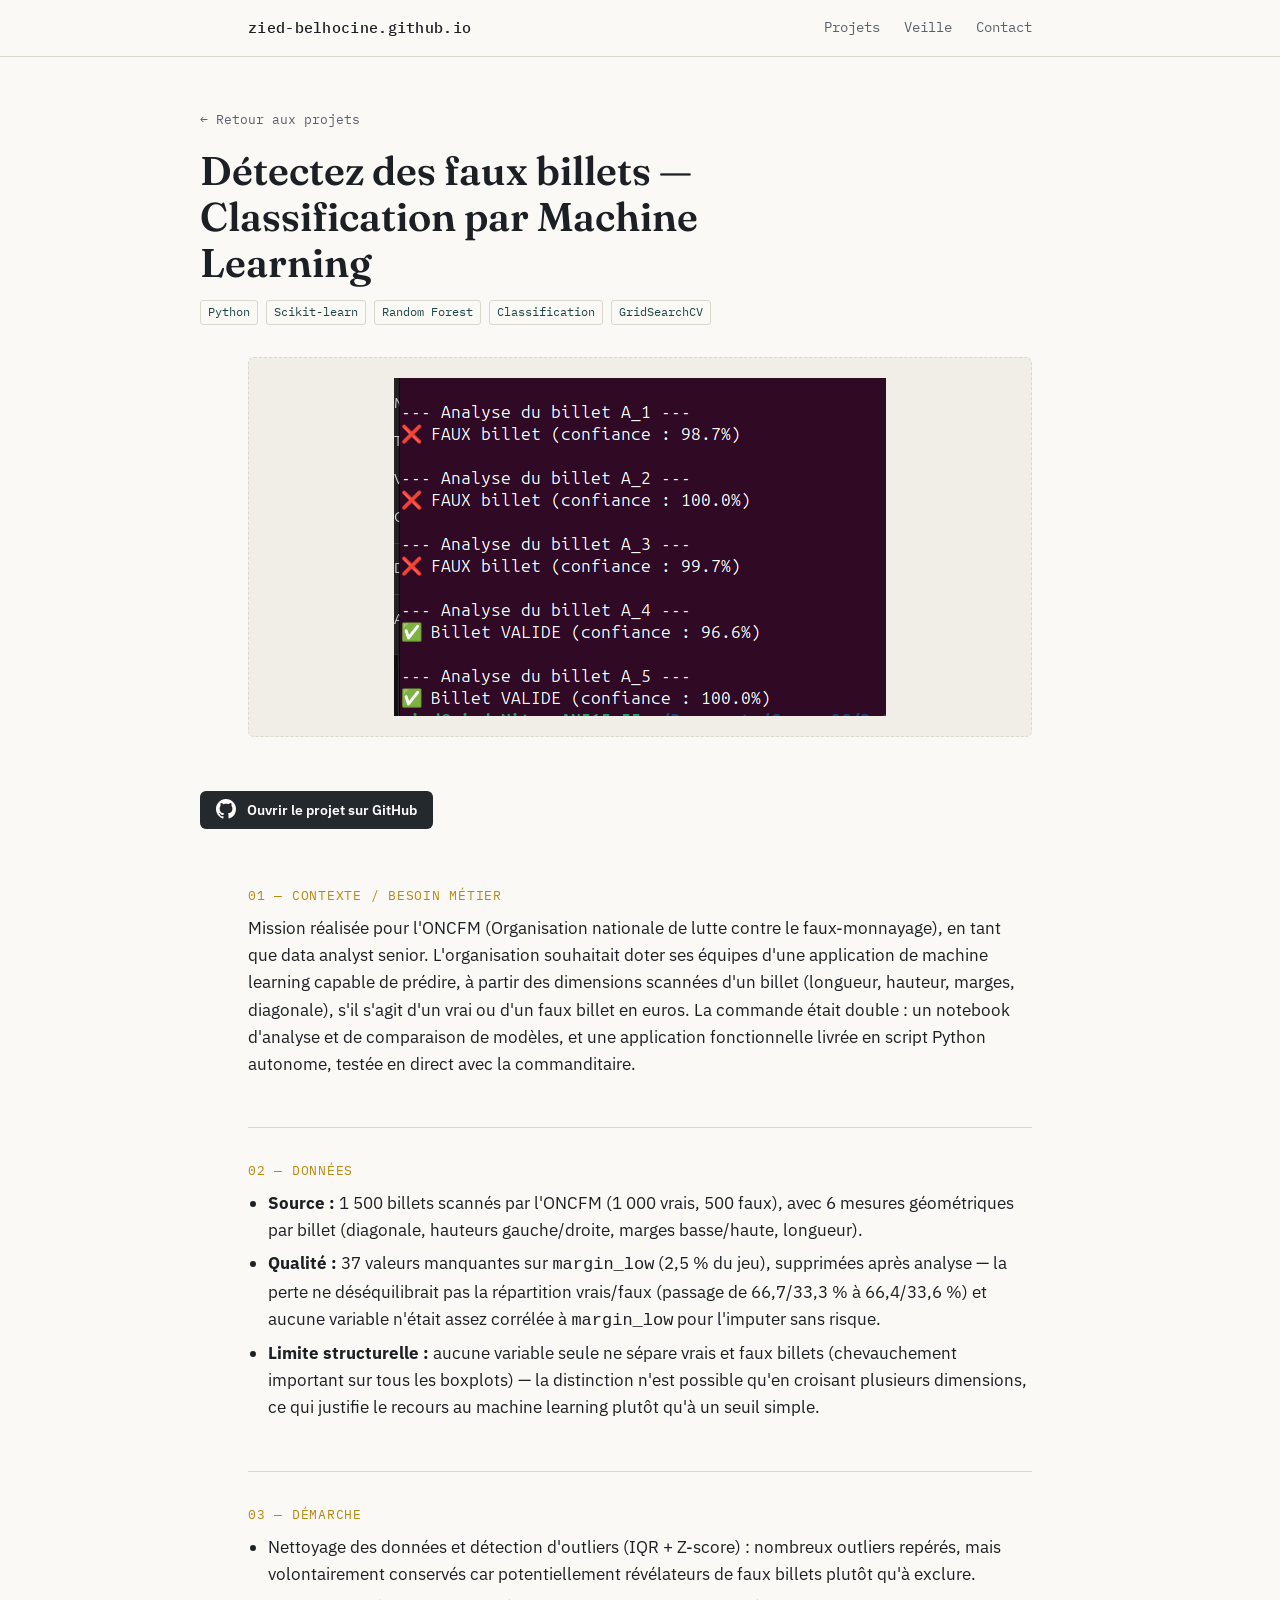
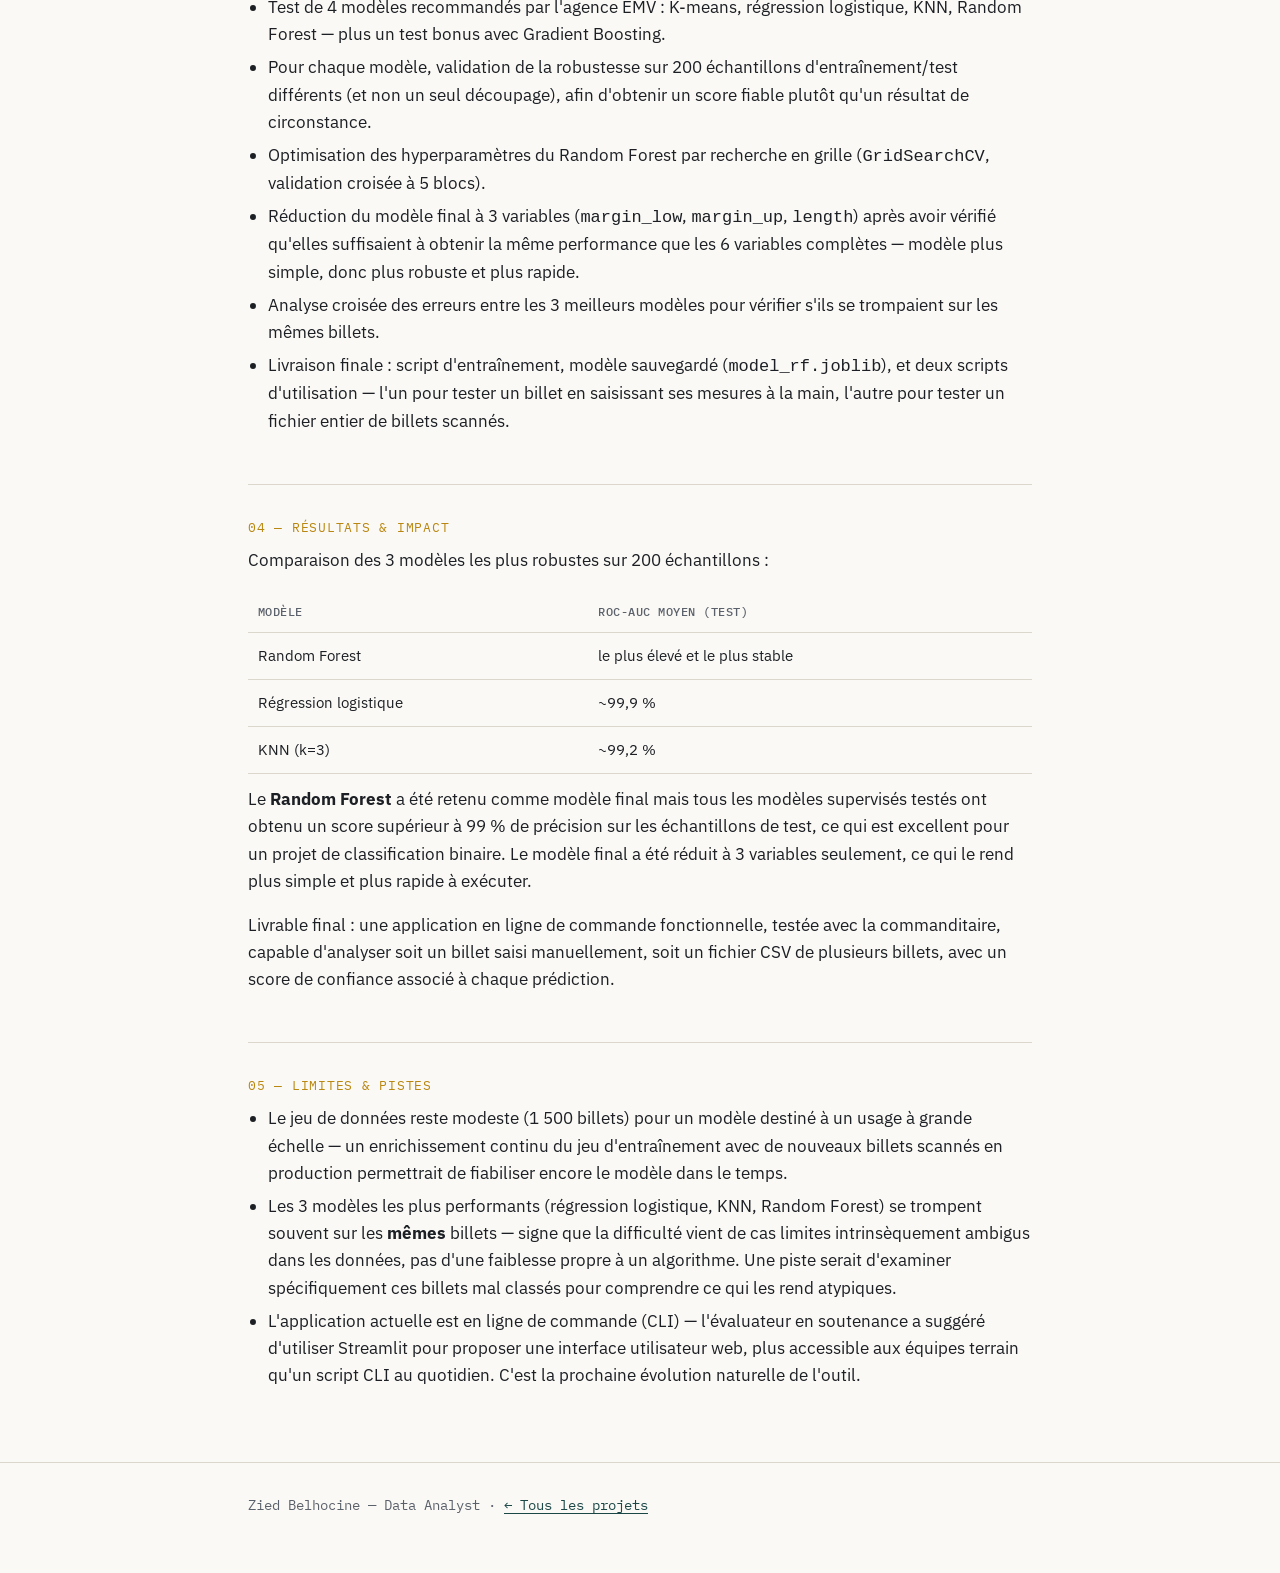
<file: projet-faux-billets.html>
<!DOCTYPE html>
<html lang="fr">

<head>
  <meta charset="UTF-8">
  <meta name="viewport" content="width=device-width, initial-scale=1.0">
  <title>Détectez des faux billets — Portfolio Data</title>
  <link rel="preconnect" href="https://fonts.googleapis.com">
  <link
    href="https://fonts.googleapis.com/css2?family=Fraunces:wght@500;600&family=IBM+Plex+Sans:wght@400;500;600&family=IBM+Plex+Mono:wght@400;500&display=swap"
    rel="stylesheet">
  <link rel="stylesheet" href="style.css">
</head>

<body>

  <header class="site-nav">
    <div class="wrap">
      <a class="brand" href="index.html">zied-belhocine.github.io</a>
      <nav>
        <a href="index.html#projets">Projets</a>
        <a href="veille.html">Veille</a>
        <a href="index.html#contact">Contact</a>
      </nav>
    </div>
  </header>

  <main>

    <div class="fiche-header wrap">
      <a class="back" href="index.html#projets">← Retour aux projets</a>
      <h1>Détectez des faux billets — Classification par Machine Learning</h1>
      <div class="fiche-meta">
        <span class="tag">Python</span>
        <span class="tag">Scikit-learn</span>
        <span class="tag">Random Forest</span>
        <span class="tag">Classification</span>
        <span class="tag">GridSearchCV</span>
      </div>
    </div>

    <style>
      .fiche-visual img {
        max-width: 100%;
        height: auto;
      }
    </style>

    <div class="wrap">
      <div class="fiche-visual">
        <img src="static/faux-billets.png" alt="Capture d'écran de l'application Faux Billets" />
      </div>
    </div>

    <div class="fiche-header wrap">
      <a href="https://github.com/ziedbelhocine/Cours-OC/tree/master/Data_Analyst/Projet_12" target="_blank"
        rel="noopener noreferrer" class="btn btn-github">
        <svg height="20" width="20" viewBox="0 0 16 16" fill="currentColor"
          style="vertical-align: text-bottom; margin-right: 8px;">
          <path
            d="M8 0C3.58 0 0 3.58 0 8c0 3.54 2.29 6.53 5.47 7.59.4.07.55-.17.55-.38 0-.19-.01-.82-.01-1.49-2.01.37-2.53-.49-2.69-.94-.09-.23-.48-.94-.82-1.13-.28-.15-.68-.52-.01-.53.63-.01 1.08.58 1.23.82.72 1.21 1.87.87 2.33.66.07-.52.28-.87.51-1.07-1.78-.2-3.64-.89-3.64-3.95 0-.87.31-1.59.82-2.15-.08-.2-.36-1.02.08-2.12 0 0 .67-.21 2.2.82.64-.18 1.32-.27 2-.27.68 0 1.36.09 2 .27 1.53-1.04 2.2-.82 2.2-.82.44 1.1.16 1.92.08 2.12.51.56.82 1.27.82 2.15 0 3.07-1.87 3.75-3.65 3.95.29.25.54.73.54 1.48 0 1.07-.01 1.93-.01 2.2 0 .21.15.46.55.38A8.013 8.013 0 0016 8c0-4.42-3.58-8-8-8z">
          </path>
        </svg>
        Ouvrir le projet sur GitHub
      </a>
    </div>

    <div class="wrap">

      <section class="fiche-section">
        <span class="label">01 — Contexte / besoin métier</span>
        <p>
          Mission réalisée pour l'ONCFM (Organisation nationale de lutte contre le
          faux-monnayage), en tant que data analyst senior. L'organisation
          souhaitait doter ses équipes d'une application de machine learning
          capable de prédire, à partir des dimensions scannées d'un billet
          (longueur, hauteur, marges, diagonale), s'il s'agit d'un vrai ou d'un
          faux billet en euros. La commande était double : un notebook d'analyse
          et de comparaison de modèles, et une application fonctionnelle livrée
          en script Python autonome, testée en direct avec la commanditaire.
        </p>
      </section>

      <section class="fiche-section">
        <span class="label">02 — Données</span>
        <ul>
          <li><strong>Source :</strong> 1 500 billets scannés par l'ONCFM (1 000 vrais, 500 faux), avec 6 mesures
            géométriques par billet (diagonale, hauteurs gauche/droite, marges basse/haute, longueur).</li>
          <li><strong>Qualité :</strong> 37 valeurs manquantes sur <code>margin_low</code> (2,5 % du jeu), supprimées
            après analyse — la perte ne déséquilibrait pas la répartition vrais/faux (passage de 66,7/33,3 % à 66,4/33,6
            %) et aucune variable n'était assez corrélée à <code>margin_low</code> pour l'imputer sans risque.</li>
          <li><strong>Limite structurelle :</strong> aucune variable seule ne sépare vrais et faux billets
            (chevauchement important sur tous les boxplots) — la distinction n'est possible qu'en croisant plusieurs
            dimensions, ce qui justifie le recours au machine learning plutôt qu'à un seuil simple.</li>
        </ul>
      </section>

      <section class="fiche-section">
        <span class="label">03 — Démarche</span>
        <ul>
          <li>Nettoyage des données et détection d'outliers (IQR + Z-score) : nombreux outliers repérés, mais
            volontairement conservés car potentiellement révélateurs de faux billets plutôt qu'à exclure.</li>
          <li>Test de 4 modèles recommandés par l'agence EMV : K-means, régression logistique, KNN, Random Forest — plus
            un test bonus avec Gradient Boosting.</li>
          <li>Pour chaque modèle, validation de la robustesse sur 200 échantillons d'entraînement/test différents (et
            non un seul découpage), afin d'obtenir un score fiable plutôt qu'un résultat de circonstance.</li>
          <li>Optimisation des hyperparamètres du Random Forest par recherche en grille (<code>GridSearchCV</code>,
            validation croisée à 5 blocs).</li>
          <li>Réduction du modèle final à 3 variables (<code>margin_low</code>, <code>margin_up</code>,
            <code>length</code>) après avoir vérifié qu'elles suffisaient à obtenir la même performance que les 6
            variables complètes — modèle plus simple, donc plus robuste et plus rapide.
          </li>
          <li>Analyse croisée des erreurs entre les 3 meilleurs modèles pour vérifier s'ils se trompaient sur les mêmes
            billets.</li>
          <li>Livraison finale : script d'entraînement, modèle sauvegardé (<code>model_rf.joblib</code>), et deux
            scripts d'utilisation — l'un pour tester un billet en saisissant ses mesures à la main, l'autre pour tester
            un fichier entier de billets scannés.</li>
        </ul>
      </section>

      <section class="fiche-section">
        <span class="label">04 — Résultats &amp; impact</span>
        <p>
          Comparaison des 3 modèles les plus robustes sur 200 échantillons :
        </p>
        <table class="veille-table">
          <thead>
            <tr>
              <th>Modèle</th>
              <th>ROC-AUC moyen (test)</th>
            </tr>
          </thead>
          <tbody>
            <tr>
              <td>Random Forest</td>
              <td>le plus élevé et le plus stable</td>
            </tr>
            <tr>
              <td>Régression logistique</td>
              <td>~99,9 %</td>
            </tr>
            <tr>
              <td>KNN (k=3)</td>
              <td>~99,2 %</td>
            </tr>
          </tbody>
        </table>
        <p>
          Le <strong>Random Forest</strong> a été retenu comme modèle final mais tous les modèles supervisés testés ont
          obtenu un score supérieur à 99 % de précision sur les échantillons de test, ce qui est excellent pour un
          projet de classification binaire. Le modèle final a été réduit à 3 variables seulement, ce qui le rend plus
          simple et plus rapide à exécuter.
        </p>
        <p>
          Livrable final : une application en ligne de commande fonctionnelle,
          testée avec la commanditaire, capable d'analyser soit un billet saisi
          manuellement, soit un fichier CSV de plusieurs billets, avec un score
          de confiance associé à chaque prédiction.
        </p>
      </section>

      <section class="fiche-section">
        <span class="label">05 — Limites &amp; pistes</span>
        <ul>
          <li>Le jeu de données reste modeste (1 500 billets) pour un modèle destiné à un usage à grande échelle — un
            enrichissement continu du jeu d'entraînement avec de nouveaux billets scannés en production permettrait de
            fiabiliser encore le modèle dans le temps.</li>
          <li>Les 3 modèles les plus performants (régression logistique, KNN, Random Forest) se trompent souvent sur les
            <strong>mêmes</strong> billets — signe que la difficulté vient de cas limites intrinsèquement ambigus dans
            les données, pas d'une faiblesse propre à un algorithme. Une piste serait d'examiner spécifiquement ces
            billets mal classés pour comprendre ce qui les rend atypiques.
          </li>
          <li>L'application actuelle est en ligne de commande (CLI) — l'évaluateur en soutenance a suggéré d'utiliser
            Streamlit pour proposer une interface utilisateur web, plus accessible aux équipes terrain qu'un script CLI
            au quotidien. C'est la prochaine évolution naturelle de l'outil.</li>
        </ul>
      </section>

    </div>

  </main>

  <footer class="site-footer">
    <div class="wrap">
      <p>Zied Belhocine — Data Analyst · <a href="index.html#projets">← Tous les projets</a></p>
    </div>
  </footer>

</body>

</html>
</file>
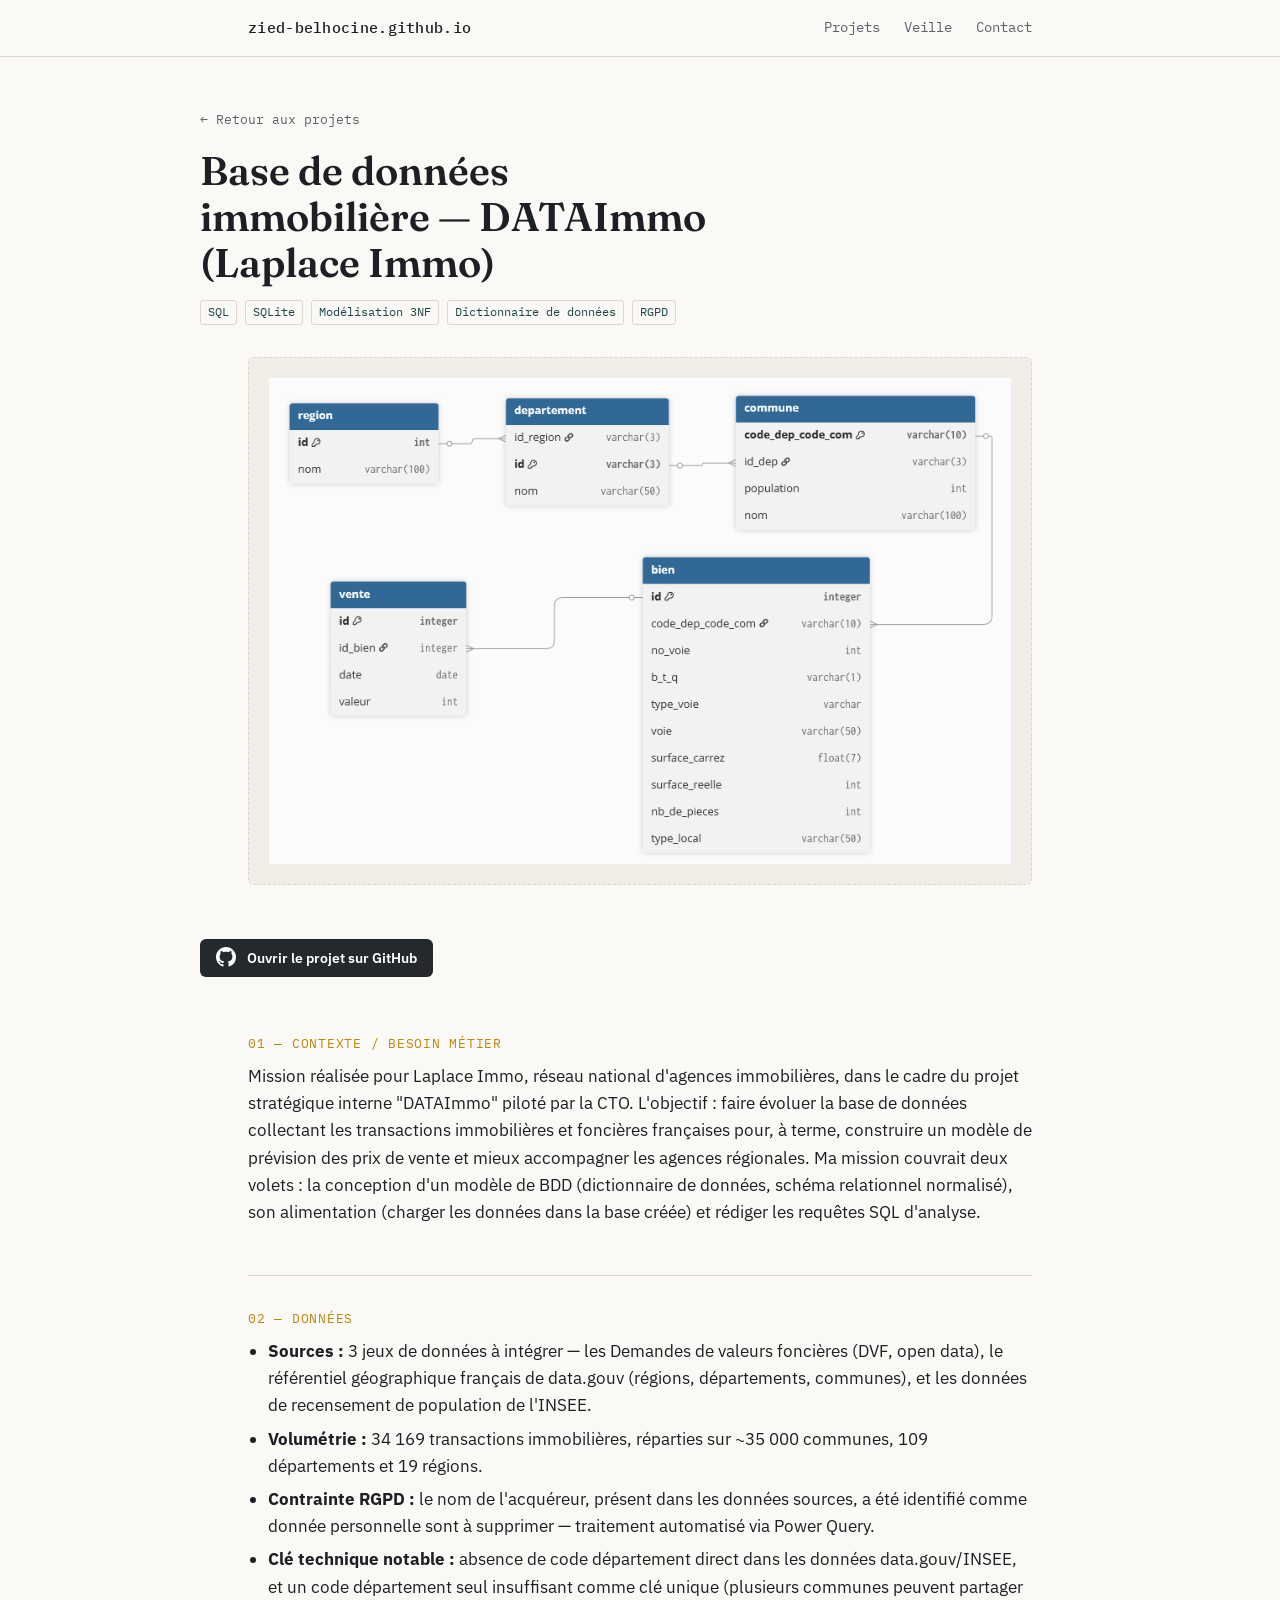
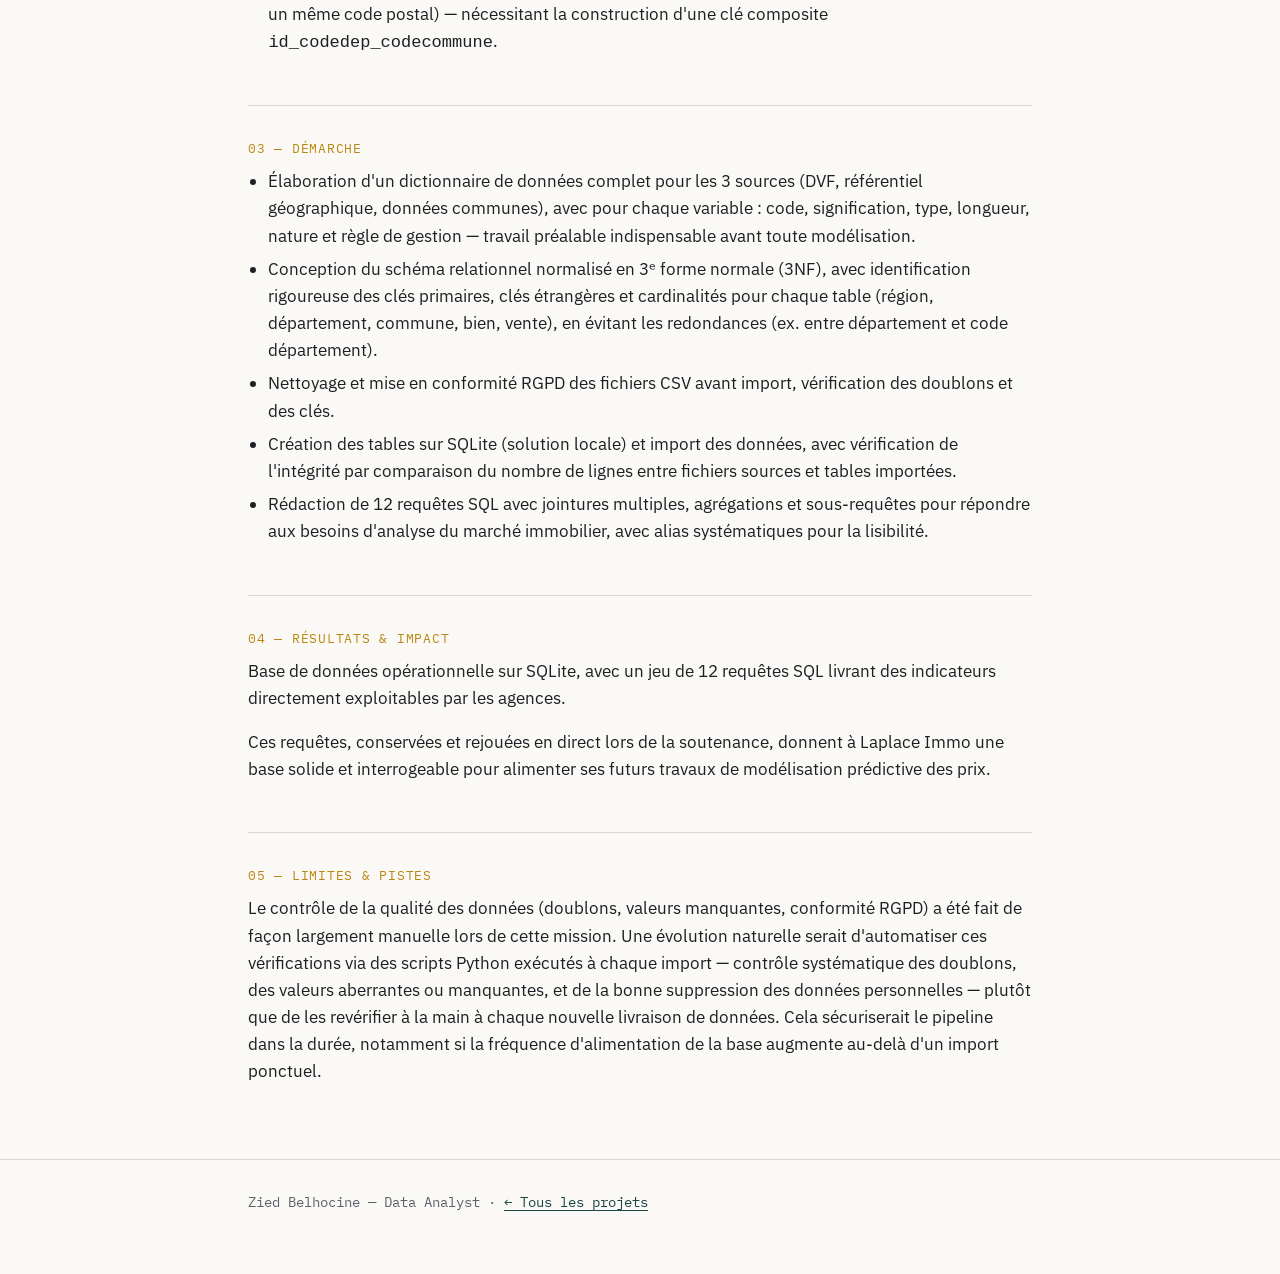
<file: projet-immo-laplace.html>
<!DOCTYPE html>
<html lang="fr">

<head>
  <meta charset="UTF-8">
  <meta name="viewport" content="width=device-width, initial-scale=1.0">
  <title>Base de données immobilière — DATAImmo — Portfolio Data</title>
  <link rel="preconnect" href="https://fonts.googleapis.com">
  <link
    href="https://fonts.googleapis.com/css2?family=Fraunces:wght@500;600&family=IBM+Plex+Sans:wght@400;500;600&family=IBM+Plex+Mono:wght@400;500&display=swap"
    rel="stylesheet">
  <link rel="stylesheet" href="style.css">
</head>

<body>

  <header class="site-nav">
    <div class="wrap">
      <a class="brand" href="index.html">zied-belhocine.github.io</a>
      <nav>
        <a href="index.html#projets">Projets</a>
        <a href="veille.html">Veille</a>
        <a href="index.html#contact">Contact</a>
      </nav>
    </div>
  </header>

  <main>

    <div class="fiche-header wrap">
      <a class="back" href="index.html#projets">← Retour aux projets</a>
      <h1>Base de données immobilière — DATAImmo (Laplace Immo)</h1>
      <div class="fiche-meta">
        <span class="tag">SQL</span>
        <span class="tag">SQLite</span>
        <span class="tag">Modélisation 3NF</span>
        <span class="tag">Dictionnaire de données</span>
        <span class="tag">RGPD</span>
      </div>
    </div>


    <style>
      .fiche-visual img {
        max-width: 100%;
        height: auto;
      }
    </style>

    <div class="wrap">
      <div class="fiche-visual">
        <img src="static/dataimmo.png" alt="Capture d'écran de l'application DATAImmo" />
      </div>
    </div>

    <div class="fiche-header wrap">
      <a href="https://github.com/ziedbelhocine/Cours-OC/tree/master/Data_Analyst/Projet_5" target="_blank"
        rel="noopener noreferrer" class="btn btn-github">
        <svg height="20" width="20" viewBox="0 0 16 16" fill="currentColor"
          style="vertical-align: text-bottom; margin-right: 8px;">
          <path
            d="M8 0C3.58 0 0 3.58 0 8c0 3.54 2.29 6.53 5.47 7.59.4.07.55-.17.55-.38 0-.19-.01-.82-.01-1.49-2.01.37-2.53-.49-2.69-.94-.09-.23-.48-.94-.82-1.13-.28-.15-.68-.52-.01-.53.63-.01 1.08.58 1.23.82.72 1.21 1.87.87 2.33.66.07-.52.28-.87.51-1.07-1.78-.2-3.64-.89-3.64-3.95 0-.87.31-1.59.82-2.15-.08-.2-.36-1.02.08-2.12 0 0 .67-.21 2.2.82.64-.18 1.32-.27 2-.27.68 0 1.36.09 2 .27 1.53-1.04 2.2-.82 2.2-.82.44 1.1.16 1.92.08 2.12.51.56.82 1.27.82 2.15 0 3.07-1.87 3.75-3.65 3.95.29.25.54.73.54 1.48 0 1.07-.01 1.93-.01 2.2 0 .21.15.46.55.38A8.013 8.013 0 0016 8c0-4.42-3.58-8-8-8z">
          </path>
        </svg>
        Ouvrir le projet sur GitHub
      </a>
    </div>

    <div class="wrap">

      <section class="fiche-section">
        <span class="label">01 — Contexte / besoin métier</span>
        <p>
          Mission réalisée pour Laplace Immo, réseau national d'agences immobilières, dans le
          cadre du projet stratégique interne "DATAImmo" piloté par la CTO. L'objectif : faire
          évoluer la base de données collectant les transactions immobilières et foncières
          françaises pour, à terme, construire un modèle de prévision des prix de vente et
          mieux accompagner les agences régionales. Ma mission couvrait deux volets : la
          conception d'un modèle de BDD (dictionnaire de données, schéma relationnel normalisé),
          son alimentation (charger les données dans la base créée) et rédiger les requêtes SQL d'analyse.
        </p>
      </section>

      <section class="fiche-section">
        <span class="label">02 — Données</span>
        <ul>
          <li><strong>Sources :</strong> 3 jeux de données à intégrer — les Demandes de valeurs foncières (DVF, open
            data), le référentiel géographique français de data.gouv (régions, départements, communes), et les données
            de recensement de population de l'INSEE.</li>
          <li><strong>Volumétrie :</strong> 34 169 transactions immobilières, réparties sur ~35 000 communes, 109
            départements et 19 régions.</li>
          <li><strong>Contrainte RGPD :</strong> le nom de l'acquéreur, présent dans les données sources, a été
            identifié comme donnée personnelle sont à supprimer — traitement automatisé via Power Query.</li>
          <li><strong>Clé technique notable :</strong> absence de code département direct dans les données
            data.gouv/INSEE, et un code département seul insuffisant comme clé unique (plusieurs communes peuvent
            partager un même code postal) — nécessitant la construction d'une clé composite
            <code>id_codedep_codecommune</code>.
          </li>
        </ul>
      </section>

      <section class="fiche-section">
        <span class="label">03 — Démarche</span>
        <ul>
          <li>Élaboration d'un dictionnaire de données complet pour les 3 sources (DVF, référentiel géographique,
            données communes), avec pour chaque variable : code, signification, type, longueur, nature et règle de
            gestion — travail préalable indispensable avant toute modélisation.</li>
          <li>Conception du schéma relationnel normalisé en 3ᵉ forme normale (3NF), avec identification rigoureuse des
            clés primaires, clés étrangères et cardinalités pour chaque table (région, département, commune, bien,
            vente), en évitant les redondances (ex. entre département et code département).</li>
          <li>Nettoyage et mise en conformité RGPD des fichiers CSV avant import, vérification des doublons et des clés.
          </li>
          <li>Création des tables sur SQLite (solution locale) et import des données, avec vérification de l'intégrité
            par comparaison du nombre de lignes entre fichiers sources et tables importées.</li>
          <li>Rédaction de 12 requêtes SQL avec jointures multiples, agrégations et sous-requêtes pour répondre aux
            besoins d'analyse du marché immobilier, avec alias systématiques pour la lisibilité.</li>
        </ul>
      </section>

      <section class="fiche-section">
        <span class="label">04 — Résultats &amp; impact</span>
        <p>
          Base de données opérationnelle sur SQLite, avec un jeu de 12 requêtes SQL livrant
          des indicateurs directement exploitables par les agences.
        </p>
        <p>
          Ces requêtes, conservées et rejouées en direct lors de la soutenance, donnent à
          Laplace Immo une base solide et interrogeable pour alimenter ses futurs travaux de
          modélisation prédictive des prix.
        </p>
      </section>

      <section class="fiche-section">
        <span class="label">05 — Limites &amp; pistes</span>
        <p>
          Le contrôle de la qualité des données (doublons, valeurs manquantes, conformité RGPD)
          a été fait de façon largement manuelle lors de cette mission. Une évolution naturelle
          serait d'automatiser ces vérifications via des scripts Python exécutés à chaque
          import — contrôle systématique des doublons, des valeurs aberrantes ou manquantes, et
          de la bonne suppression des données personnelles — plutôt que de les revérifier à la
          main à chaque nouvelle livraison de données. Cela sécuriserait le pipeline dans la
          durée, notamment si la fréquence d'alimentation de la base augmente au-delà d'un
          import ponctuel.
        </p>
      </section>

    </div>

  </main>

  <footer class="site-footer">
    <div class="wrap">
      <p>Zied Belhocine — Data Analyst · <a href="index.html#projets">← Tous les projets</a></p>
    </div>
  </footer>

</body>

</html>
</file>
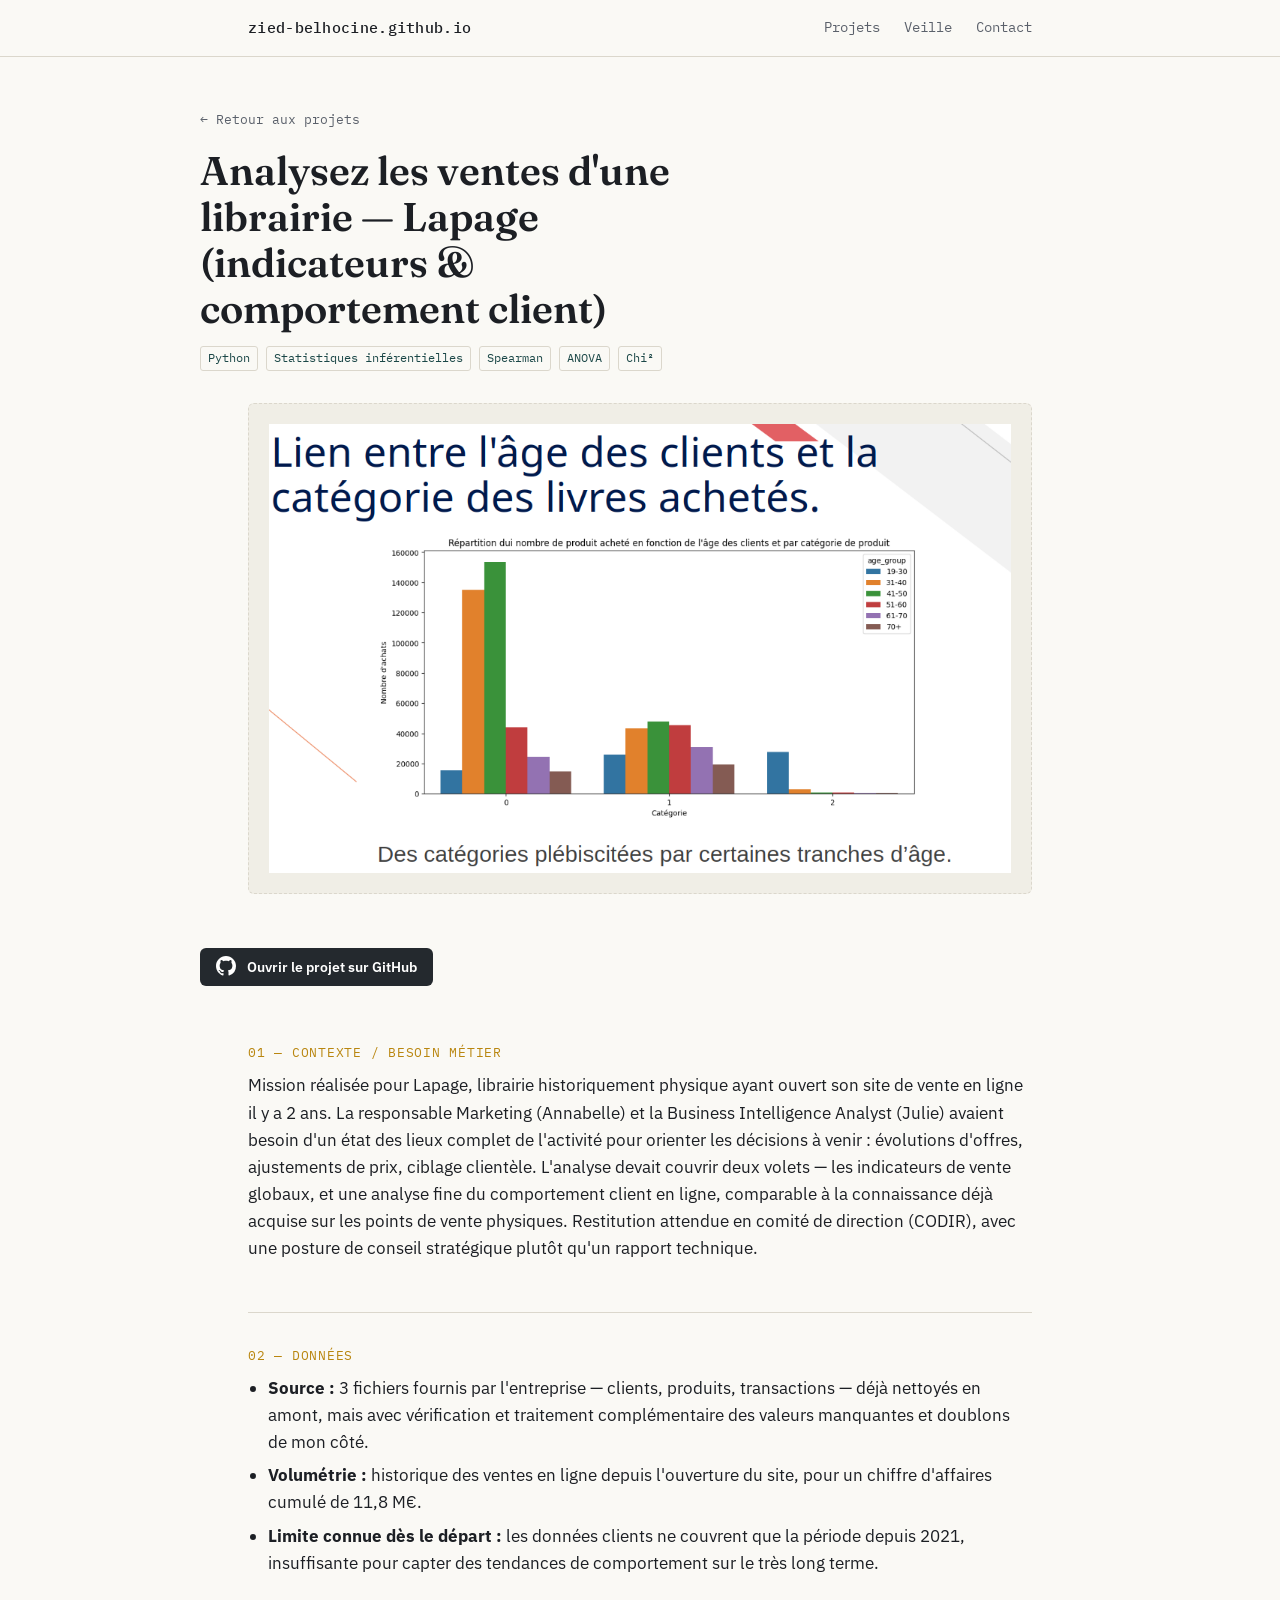
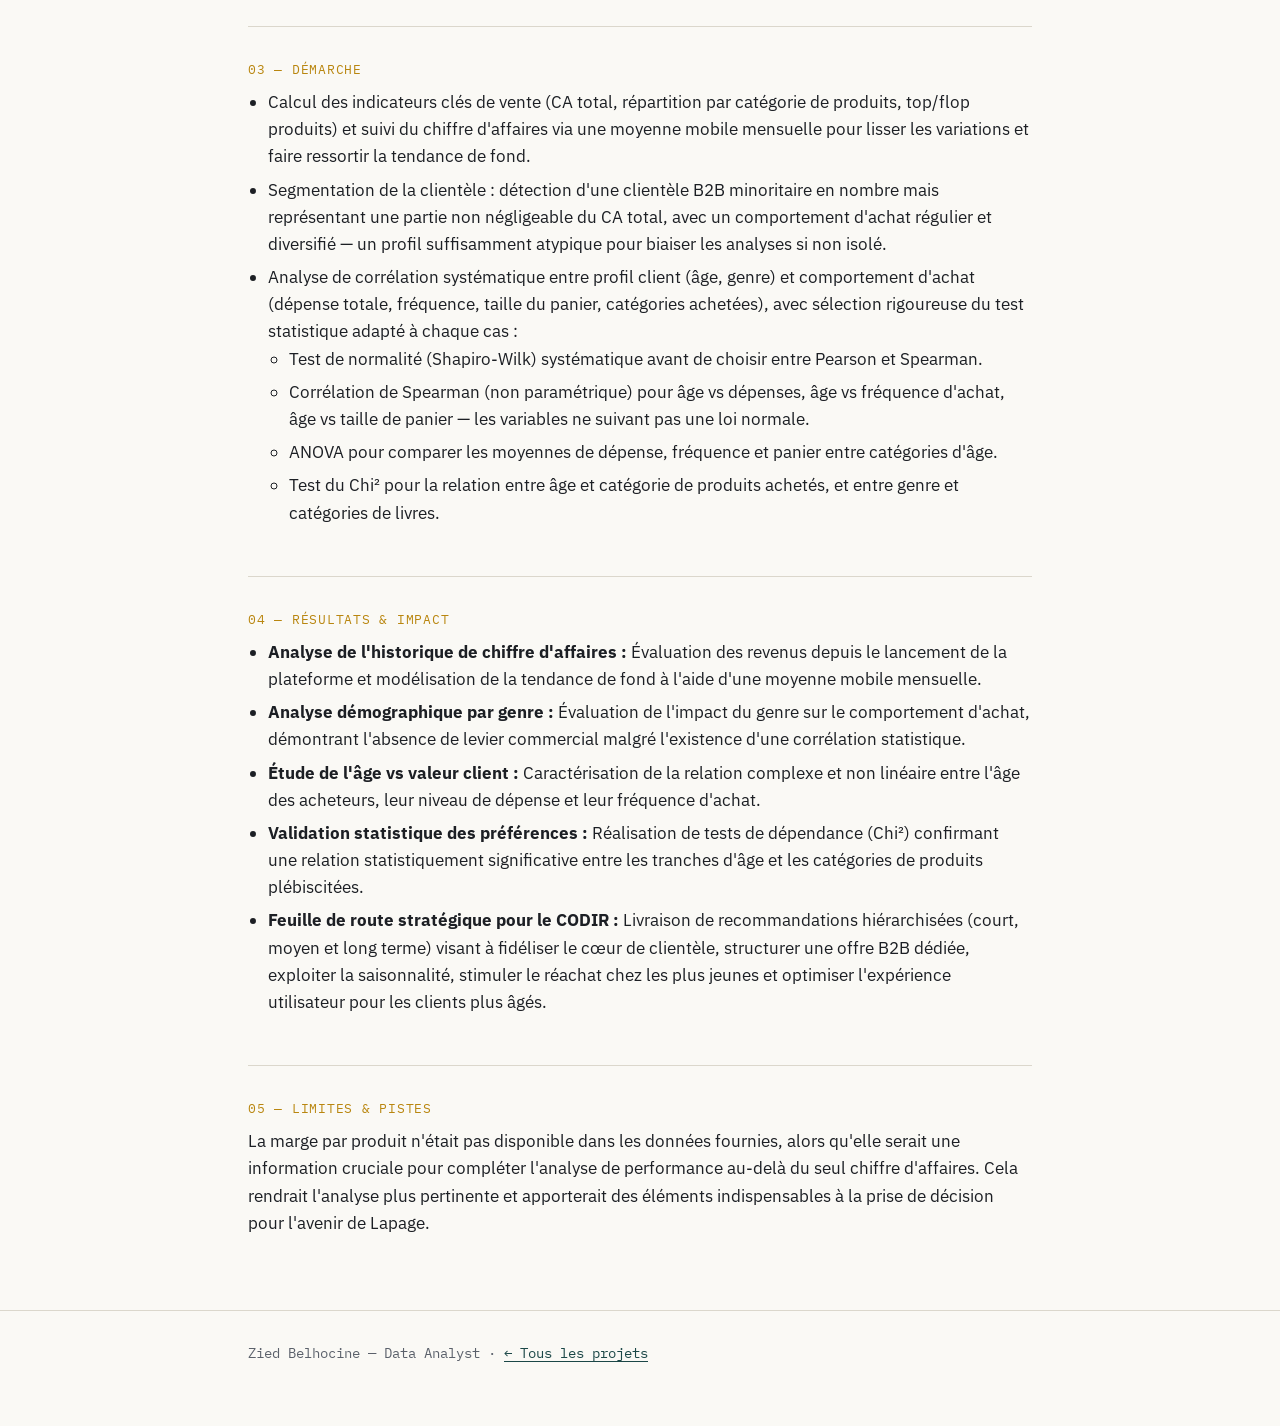
<file: projet-lapage.html>
<!DOCTYPE html>
<html lang="fr">

<head>
  <meta charset="UTF-8">
  <meta name="viewport" content="width=device-width, initial-scale=1.0">
  <title>Analysez les ventes d'une librairie — Portfolio Data</title>
  <link rel="preconnect" href="https://fonts.googleapis.com">
  <link
    href="https://fonts.googleapis.com/css2?family=Fraunces:wght@500;600&family=IBM+Plex+Sans:wght@400;500;600&family=IBM+Plex+Mono:wght@400;500&display=swap"
    rel="stylesheet">
  <link rel="stylesheet" href="style.css">
</head>

<body>

  <header class="site-nav">
    <div class="wrap">
      <a class="brand" href="index.html">zied-belhocine.github.io</a>
      <nav>
        <a href="index.html#projets">Projets</a>
        <a href="veille.html">Veille</a>
        <a href="index.html#contact">Contact</a>
      </nav>
    </div>
  </header>

  <main>

    <div class="fiche-header wrap">
      <a class="back" href="index.html#projets">← Retour aux projets</a>
      <h1>Analysez les ventes d'une librairie — Lapage (indicateurs &amp; comportement client)</h1>
      <div class="fiche-meta">
        <span class="tag">Python</span>
        <span class="tag">Statistiques inférentielles</span>
        <span class="tag">Spearman</span>
        <span class="tag">ANOVA</span>
        <span class="tag">Chi²</span>
      </div>
    </div>

    <style>
      .fiche-visual img {
        max-width: 100%;
        height: auto;
      }
    </style>

    <div class="wrap">
      <div class="fiche-visual">
        <img src="static/lapage.png" alt="Capture d'écran de l'application Lapage" />
      </div>
    </div>

    <div class="fiche-header wrap">
      <a href="https://github.com/ziedbelhocine/Cours-OC/tree/master/Data_Analyst/Projet_9" target="_blank"
        rel="noopener noreferrer" class="btn btn-github">
        <svg height="20" width="20" viewBox="0 0 16 16" fill="currentColor"
          style="vertical-align: text-bottom; margin-right: 8px;">
          <path
            d="M8 0C3.58 0 0 3.58 0 8c0 3.54 2.29 6.53 5.47 7.59.4.07.55-.17.55-.38 0-.19-.01-.82-.01-1.49-2.01.37-2.53-.49-2.69-.94-.09-.23-.48-.94-.82-1.13-.28-.15-.68-.52-.01-.53.63-.01 1.08.58 1.23.82.72 1.21 1.87.87 2.33.66.07-.52.28-.87.51-1.07-1.78-.2-3.64-.89-3.64-3.95 0-.87.31-1.59.82-2.15-.08-.2-.36-1.02.08-2.12 0 0 .67-.21 2.2.82.64-.18 1.32-.27 2-.27.68 0 1.36.09 2 .27 1.53-1.04 2.2-.82 2.2-.82.44 1.1.16 1.92.08 2.12.51.56.82 1.27.82 2.15 0 3.07-1.87 3.75-3.65 3.95.29.25.54.73.54 1.48 0 1.07-.01 1.93-.01 2.2 0 .21.15.46.55.38A8.013 8.013 0 0016 8c0-4.42-3.58-8-8-8z">
          </path>
        </svg>
        Ouvrir le projet sur GitHub
      </a>
    </div>

    <div class="wrap">

      <section class="fiche-section">
        <span class="label">01 — Contexte / besoin métier</span>
        <p>
          Mission réalisée pour Lapage, librairie historiquement physique ayant ouvert son site
          de vente en ligne il y a 2 ans. La responsable Marketing (Annabelle) et la Business
          Intelligence Analyst (Julie) avaient besoin d'un état des lieux complet de l'activité
          pour orienter les décisions à venir : évolutions d'offres, ajustements de prix,
          ciblage clientèle. L'analyse devait couvrir deux volets — les indicateurs de vente
          globaux, et une analyse fine du comportement client en ligne, comparable à la
          connaissance déjà acquise sur les points de vente physiques. Restitution attendue en
          comité de direction (CODIR), avec une posture de conseil
          stratégique plutôt qu'un rapport technique.
        </p>
      </section>

      <section class="fiche-section">
        <span class="label">02 — Données</span>
        <ul>
          <li><strong>Source :</strong> 3 fichiers fournis par l'entreprise — clients, produits, transactions — déjà
            nettoyés en amont, mais avec vérification et traitement complémentaire des valeurs manquantes et doublons de
            mon côté.</li>
          <li><strong>Volumétrie :</strong> historique des ventes en ligne depuis l'ouverture du site, pour un chiffre
            d'affaires cumulé de 11,8 M€.</li>
          <li><strong>Limite connue dès le départ :</strong> les données clients ne couvrent que la période depuis 2021,
            insuffisante pour capter des tendances de comportement sur le très long terme.</li>
        </ul>
      </section>

      <section class="fiche-section">
        <span class="label">03 — Démarche</span>
        <ul>
          <li>Calcul des indicateurs clés de vente (CA total, répartition par catégorie de produits, top/flop produits)
            et suivi du chiffre d'affaires via une moyenne mobile mensuelle pour lisser les variations et faire
            ressortir la tendance de fond.</li>
          <li>Segmentation de la clientèle : détection d'une clientèle B2B minoritaire en nombre mais
            représentant une partie non négligeable du CA total, avec un comportement d'achat régulier et diversifié
            — un profil suffisamment atypique pour biaiser les analyses si non isolé.</li>
          <li>Analyse de corrélation systématique entre profil client (âge, genre) et comportement d'achat (dépense
            totale, fréquence, taille du panier, catégories achetées), avec sélection rigoureuse du test statistique
            adapté à chaque cas :
            <ul>
              <li>Test de normalité (Shapiro-Wilk) systématique avant de choisir entre Pearson et Spearman.</li>
              <li>Corrélation de Spearman (non paramétrique) pour âge vs dépenses, âge vs fréquence d'achat, âge vs
                taille de panier — les variables ne suivant pas une loi normale.</li>
              <li>ANOVA pour comparer les moyennes de dépense, fréquence et panier entre catégories d'âge.</li>
              <li>Test du Chi² pour la relation entre âge et catégorie de produits achetés, et entre genre et catégories
                de livres.</li>
            </ul>
          </li>
        </ul>
      </section>

      <section class="fiche-section">
        <span class="label">04 — Résultats &amp; impact</span>
        <ul>
          <li><strong>Analyse de l'historique de chiffre d'affaires :</strong> Évaluation des revenus depuis le
            lancement de la plateforme et modélisation de la tendance de fond à l'aide d'une moyenne mobile mensuelle.
          </li>
          <li><strong>Analyse démographique par genre :</strong> Évaluation de l'impact du genre sur le comportement
            d'achat, démontrant l'absence de levier commercial malgré l'existence d'une corrélation
            statistique.</li>
          <li><strong>Étude de l'âge vs valeur client :</strong> Caractérisation de la relation complexe et
            non linéaire entre l'âge des acheteurs, leur niveau de dépense et leur fréquence d'achat.</li>
          <li><strong>Validation statistique des préférences :</strong> Réalisation de tests de dépendance (Chi²)
            confirmant une relation statistiquement significative entre les tranches d'âge et les catégories de produits
            plébiscitées.</li>
          <li><strong>Feuille de route stratégique pour le CODIR :</strong> Livraison de recommandations hiérarchisées
            (court, moyen et long terme) visant à fidéliser le cœur de clientèle, structurer une offre B2B dédiée,
            exploiter la saisonnalité, stimuler le réachat chez les plus jeunes et optimiser l'expérience utilisateur
            pour les clients plus âgés.</li>
        </ul>
      </section>
      <section class="fiche-section">
        <span class="label">05 — Limites &amp; pistes</span>
        <p>
          La marge par produit n'était pas disponible dans les données fournies, alors qu'elle serait une information
          cruciale pour compléter l'analyse de performance au-delà du seul chiffre d'affaires.</li>
          Cela rendrait l'analyse plus pertinente et apporterait des éléments indispensables à la prise de décision pour
          l'avenir de Lapage.
        </p>
      </section>

    </div>

  </main>

  <footer class="site-footer">
    <div class="wrap">
      <p>Zied Belhocine — Data Analyst · <a href="index.html#projets">← Tous les projets</a></p>
    </div>
  </footer>

</body>

</html>
</file>
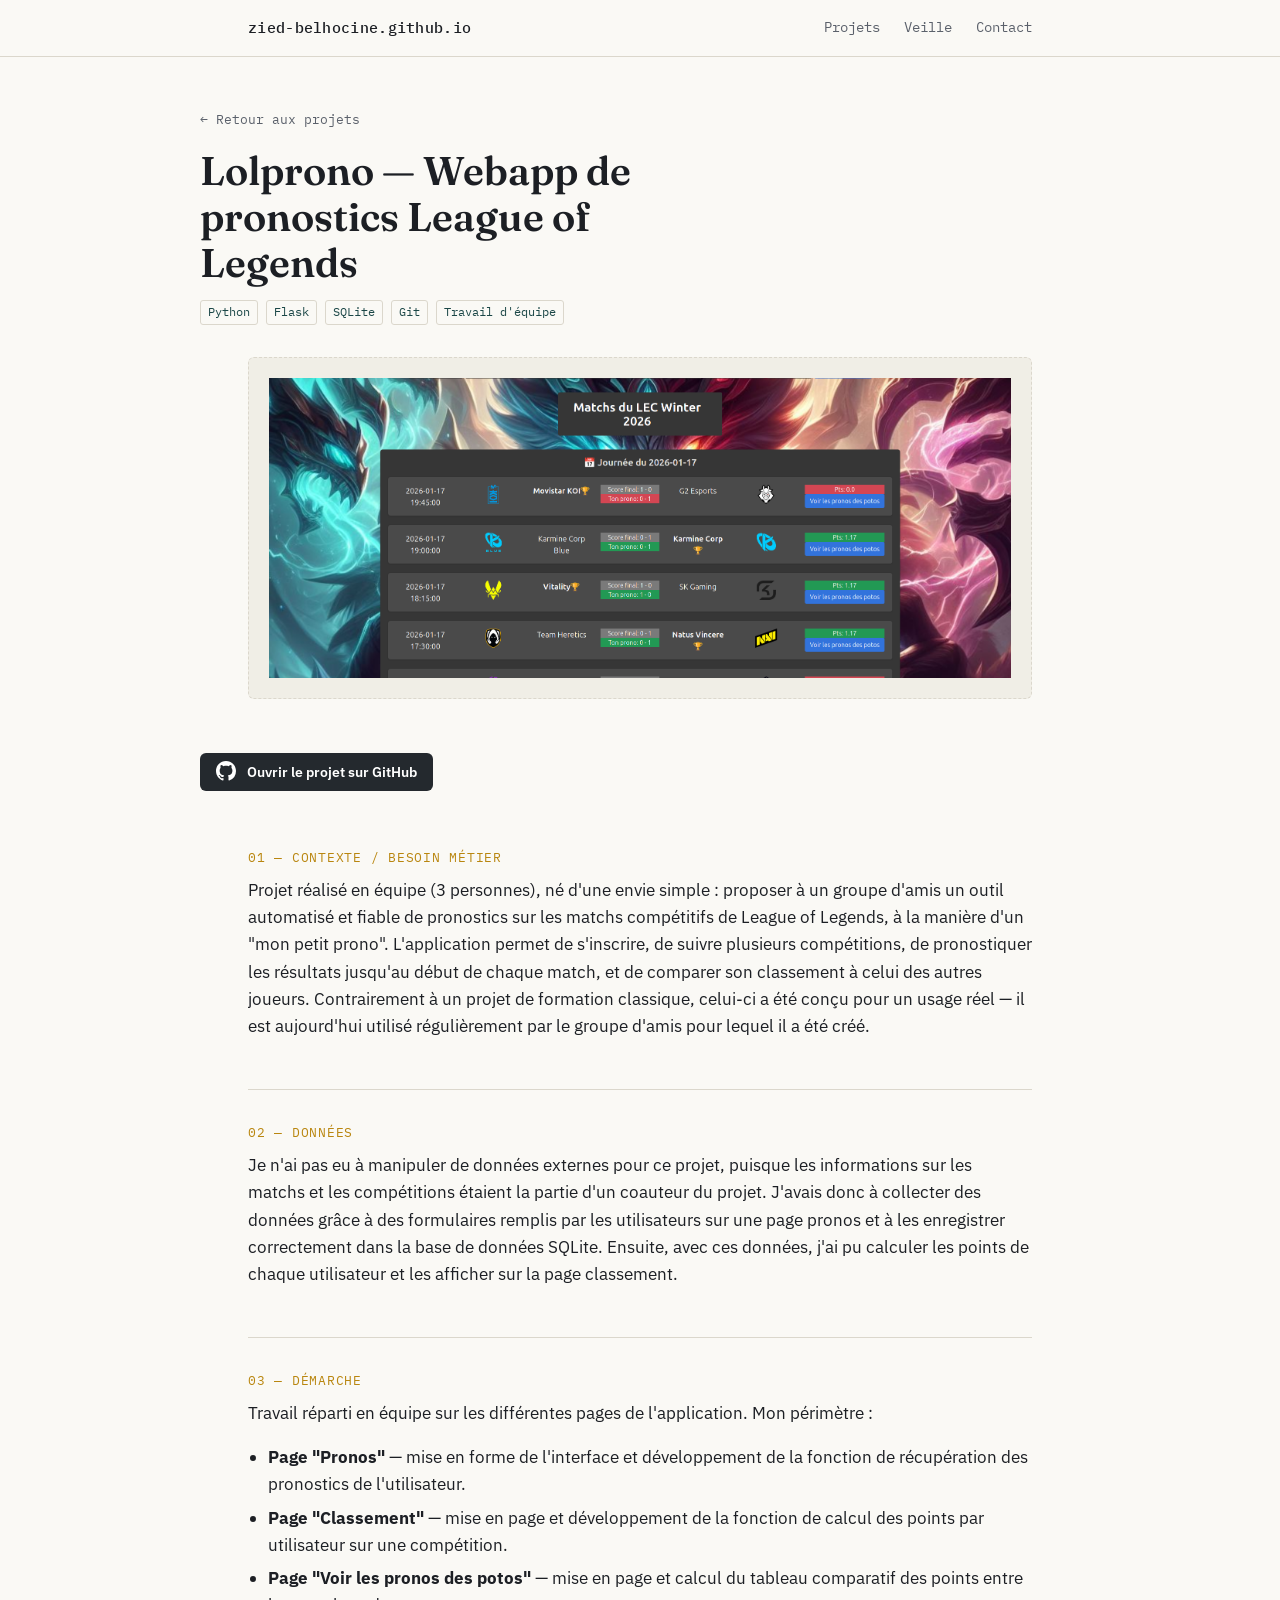
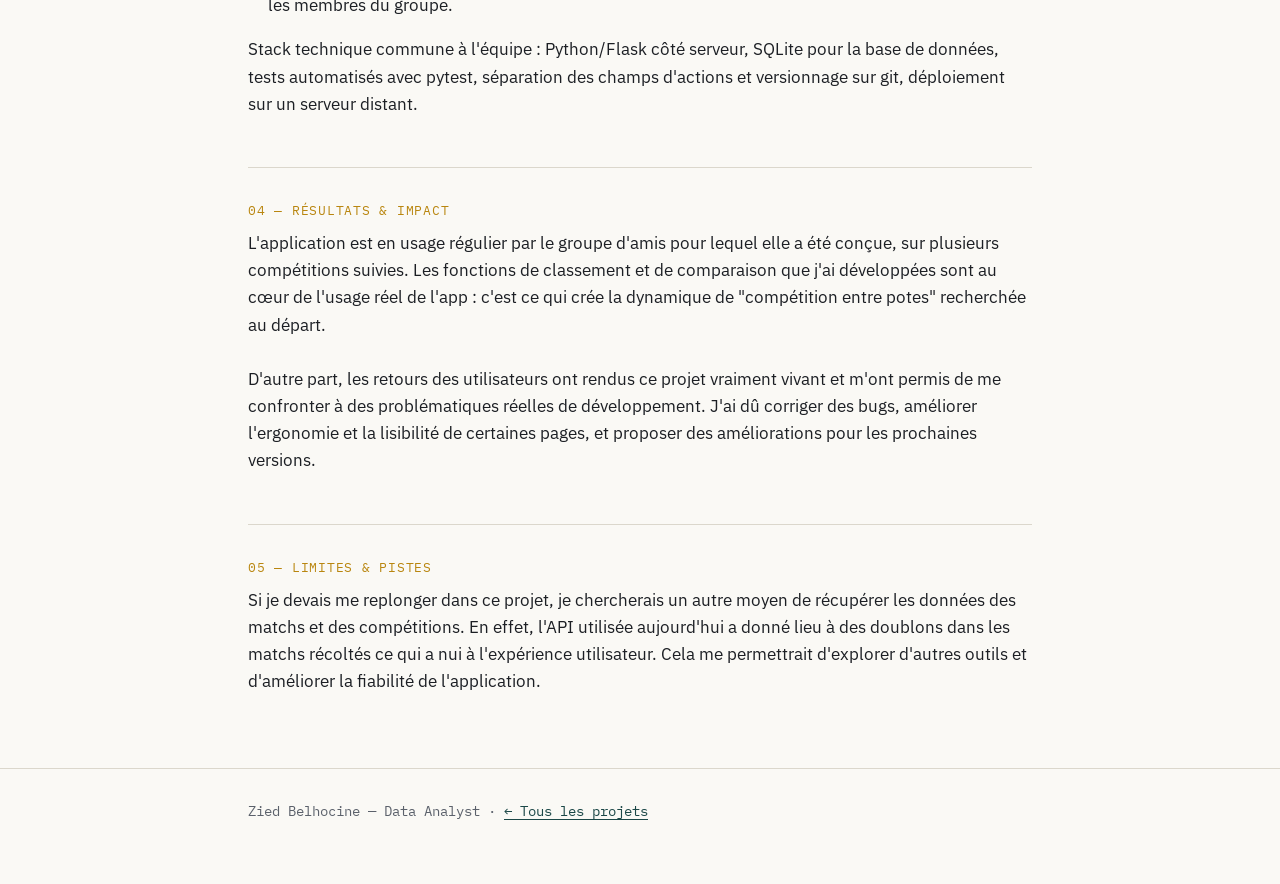
<file: projet-lolprono.html>
<!DOCTYPE html>
<html lang="fr">

<head>
  <meta charset="UTF-8">
  <meta name="viewport" content="width=device-width, initial-scale=1.0">
  <title>Lolprono — Portfolio Data</title>
  <link rel="preconnect" href="https://fonts.googleapis.com">
  <link
    href="https://fonts.googleapis.com/css2?family=Fraunces:wght@500;600&family=IBM+Plex+Sans:wght@400;500;600&family=IBM+Plex+Mono:wght@400;500&display=swap"
    rel="stylesheet">
  <link rel="stylesheet" href="style.css">
</head>

<body>

  <header class="site-nav">
    <div class="wrap">
      <a class="brand" href="index.html">zied-belhocine.github.io</a>
      <nav>
        <a href="index.html#projets">Projets</a>
        <a href="veille.html">Veille</a>
        <a href="index.html#contact">Contact</a>
      </nav>
    </div>
  </header>

  <main>

    <div class="fiche-header wrap">
      <a class="back" href="index.html#projets">← Retour aux projets</a>
      <h1>Lolprono — Webapp de pronostics League of Legends</h1>
      <div class="fiche-meta">
        <span class="tag">Python</span>
        <span class="tag">Flask</span>
        <span class="tag">SQLite</span>
        <span class="tag">Git</span>
        <span class="tag">Travail d'équipe</span>
      </div>
    </div>

    <style>
      .fiche-visual img {
        max-width: 100%;
        height: auto;
      }
    </style>

    <div class="wrap">
      <div class="fiche-visual">
        <img src="static/lolprono.png" alt="Capture d'écran de l'application Lolprono" />
      </div>
    </div>

    <div class="fiche-header wrap">
      <a href="https://github.com/ask1a/lolprono" target="_blank" rel="noopener noreferrer" class="btn btn-github">
        <svg height="20" width="20" viewBox="0 0 16 16" fill="currentColor"
          style="vertical-align: text-bottom; margin-right: 8px;">
          <path
            d="M8 0C3.58 0 0 3.58 0 8c0 3.54 2.29 6.53 5.47 7.59.4.07.55-.17.55-.38 0-.19-.01-.82-.01-1.49-2.01.37-2.53-.49-2.69-.94-.09-.23-.48-.94-.82-1.13-.28-.15-.68-.52-.01-.53.63-.01 1.08.58 1.23.82.72 1.21 1.87.87 2.33.66.07-.52.28-.87.51-1.07-1.78-.2-3.64-.89-3.64-3.95 0-.87.31-1.59.82-2.15-.08-.2-.36-1.02.08-2.12 0 0 .67-.21 2.2.82.64-.18 1.32-.27 2-.27.68 0 1.36.09 2 .27 1.53-1.04 2.2-.82 2.2-.82.44 1.1.16 1.92.08 2.12.51.56.82 1.27.82 2.15 0 3.07-1.87 3.75-3.65 3.95.29.25.54.73.54 1.48 0 1.07-.01 1.93-.01 2.2 0 .21.15.46.55.38A8.013 8.013 0 0016 8c0-4.42-3.58-8-8-8z">
          </path>
        </svg>
        Ouvrir le projet sur GitHub
      </a>
    </div>

    <div class="wrap">

      <section class="fiche-section">
        <span class="label">01 — Contexte / besoin métier</span>
        <p>
          Projet réalisé en équipe (3 personnes), né d'une envie simple :
          proposer à un groupe d'amis un outil automatisé et fiable de pronostics sur les matchs
          compétitifs de League of Legends, à la manière d'un "mon petit prono".
          L'application permet de s'inscrire, de suivre plusieurs compétitions, de
          pronostiquer les résultats jusqu'au début de chaque match, et de comparer
          son classement à celui des autres joueurs. Contrairement à un projet de
          formation classique, celui-ci a été conçu pour un usage réel — il est
          aujourd'hui utilisé régulièrement par le groupe d'amis pour lequel il a
          été créé.
        </p>
      </section>

      <section class="fiche-section">
        <span class="label">02 — Données</span>
        <p>
          Je n'ai pas eu à manipuler de données externes pour ce projet, puisque les
          informations sur les matchs et les compétitions étaient la partie d'un coauteur du projet.
          J'avais donc à collecter des données grâce à des formulaires remplis par les utilisateurs sur une page pronos
          et à les enregistrer correctement dans la base de données SQLite. Ensuite, avec ces données, j'ai pu
          calculer les points de chaque utilisateur et les afficher sur la page classement.
        </p>

      </section>

      <section class="fiche-section">
        <span class="label">03 — Démarche</span>
        <p>
          Travail réparti en équipe sur les différentes pages de l'application.
          Mon périmètre :
        </p>
        <ul>
          <li><strong>Page "Pronos"</strong> — mise en forme de l'interface et développement de la fonction de
            récupération des pronostics de l'utilisateur.</li>
          <li><strong>Page "Classement"</strong> — mise en page et développement de la fonction de calcul des points par
            utilisateur sur une compétition.</li>
          <li><strong>Page "Voir les pronos des potos"</strong> — mise en page et calcul du tableau comparatif des
            points entre les membres du groupe.</li>
        </ul>
        <p>
          Stack technique commune à l'équipe : Python/Flask côté serveur, SQLite
          pour la base de données, tests automatisés avec pytest, séparation des champs d'actions et versionnage sur
          git, déploiement sur un serveur distant.
        </p>
      </section>

      <section class="fiche-section">
        <span class="label">04 — Résultats &amp; impact</span>
        <p>
          L'application est en usage régulier par le groupe d'amis pour lequel
          elle a été conçue, sur plusieurs compétitions suivies. Les fonctions de
          classement et de comparaison que j'ai développées sont au cœur de
          l'usage réel de l'app : c'est ce qui crée la dynamique de "compétition
          entre potes" recherchée au départ.
          <br><br>
          D'autre part, les retours des utilisateurs ont rendus ce projet vraiment vivant
          et m'ont permis de me confronter à des problématiques réelles de développement.
          J'ai dû corriger des bugs, améliorer l'ergonomie et la lisibilité de certaines pages,
          et proposer des améliorations pour les prochaines versions.
        </p>
      </section>

      <section class="fiche-section">
        <span class="label">05 — Limites &amp; pistes</span>
        <p>
          Si je devais me replonger dans ce projet, je chercherais un autre moyen de récupérer
          les données des matchs et des compétitions. En effet, l'API utilisée aujourd'hui a donné
          lieu à des doublons dans les matchs récoltés ce qui a nui à l'expérience utilisateur.
          Cela me permettrait d'explorer d'autres outils et d'améliorer la fiabilité de l'application.
        </p>
      </section>

    </div>

  </main>

  <footer class="site-footer">
    <div class="wrap">
      <p>Zied Belhocine — Data Analyst · <a href="index.html#projets">← Tous les projets</a></p>
    </div>
  </footer>

</body>

</html>
</file>
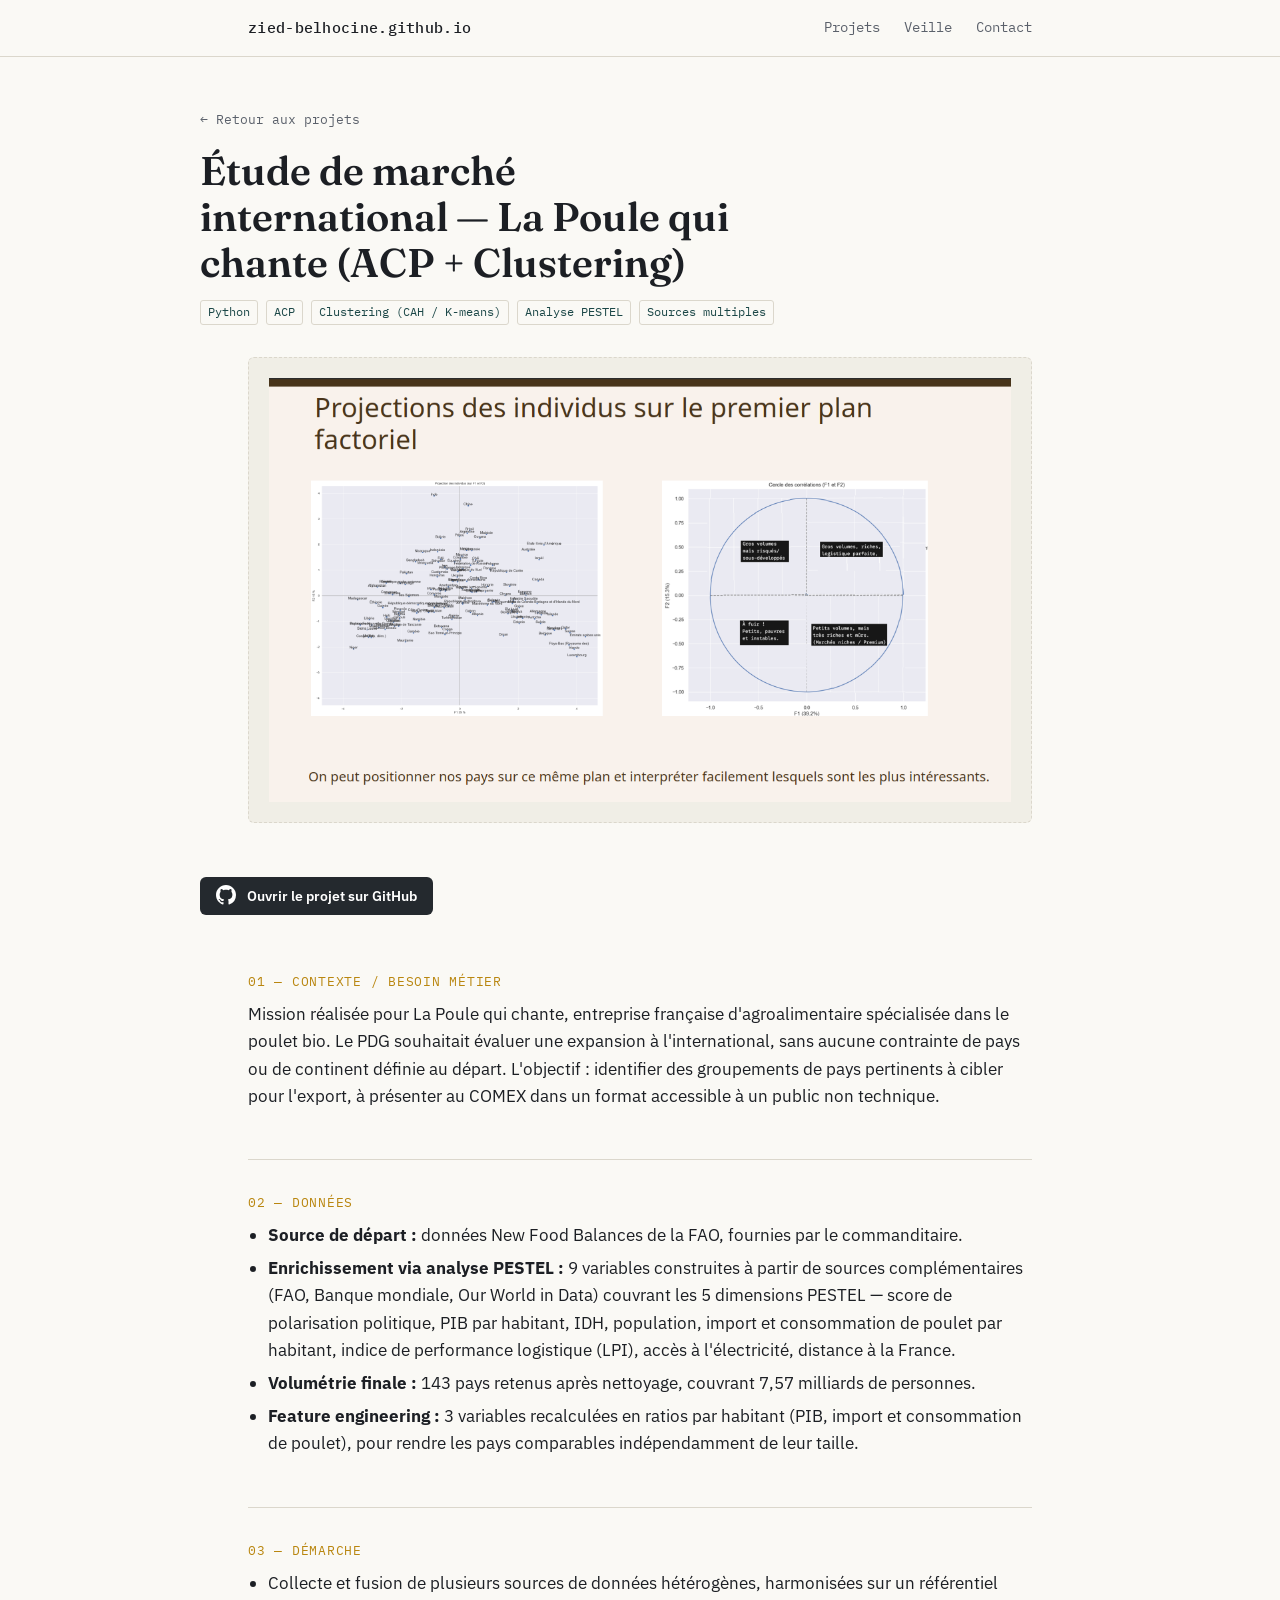
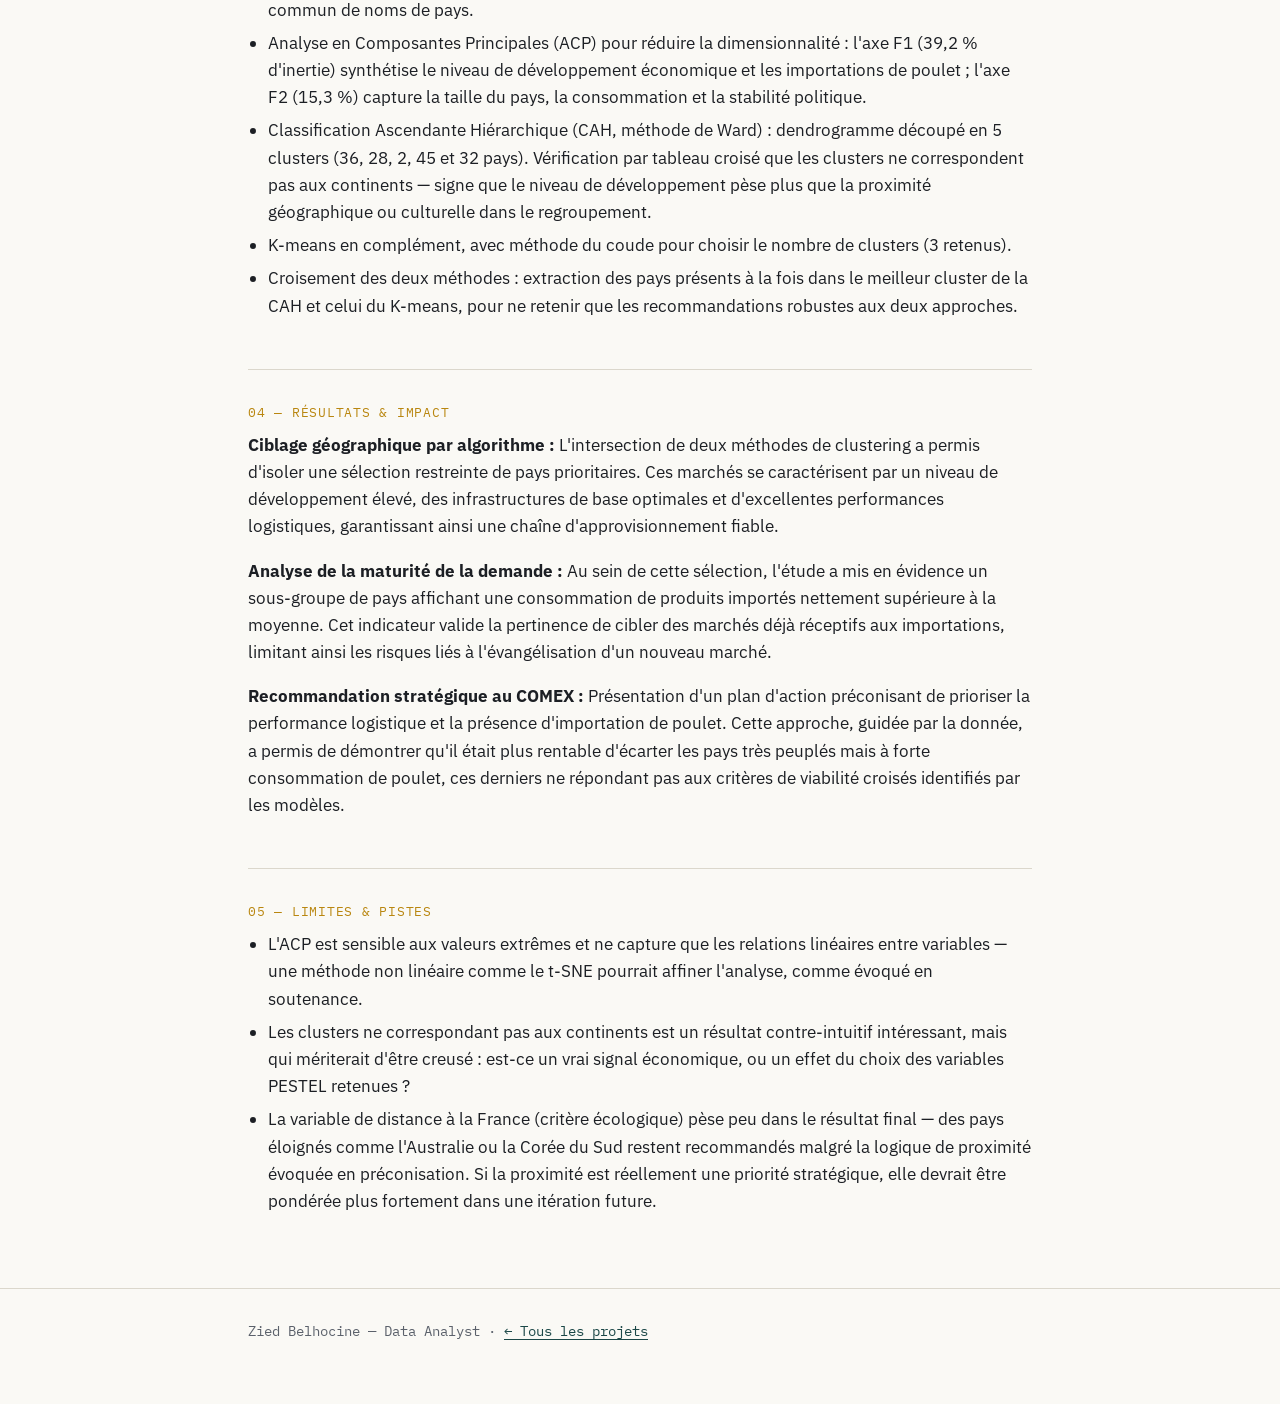
<file: projet-marche-international.html>
<!DOCTYPE html>
<html lang="fr">

<head>
  <meta charset="UTF-8">
  <meta name="viewport" content="width=device-width, initial-scale=1.0">
  <title>Étude de marché international — Portfolio Data</title>
  <link rel="preconnect" href="https://fonts.googleapis.com">
  <link
    href="https://fonts.googleapis.com/css2?family=Fraunces:wght@500;600&family=IBM+Plex+Sans:wght@400;500;600&family=IBM+Plex+Mono:wght@400;500&display=swap"
    rel="stylesheet">
  <link rel="stylesheet" href="style.css">
</head>

<body>

  <header class="site-nav">
    <div class="wrap">
      <a class="brand" href="index.html">zied-belhocine.github.io</a>
      <nav>
        <a href="index.html#projets">Projets</a>
        <a href="veille.html">Veille</a>
        <a href="index.html#contact">Contact</a>
      </nav>
    </div>
  </header>

  <main>

    <div class="fiche-header wrap">
      <a class="back" href="index.html#projets">← Retour aux projets</a>
      <h1>Étude de marché international — La Poule qui chante (ACP + Clustering)</h1>
      <div class="fiche-meta">
        <span class="tag">Python</span>
        <span class="tag">ACP</span>
        <span class="tag">Clustering (CAH / K-means)</span>
        <span class="tag">Analyse PESTEL</span>
        <span class="tag">Sources multiples</span>
      </div>
    </div>

    <style>
      .fiche-visual img {
        max-width: 100%;
        height: auto;
      }
    </style>

    <div class="wrap">
      <div class="fiche-visual">
        <img src="static/poulequichante.png" alt="Capture d'écran de l'application lapoulequichante" />
      </div>
    </div>

    <div class="fiche-header wrap">
      <a href="https://github.com/ziedbelhocine/Cours-OC/tree/master/Data_Analyst/Projet_11" target="_blank"
        rel="noopener noreferrer" class="btn btn-github">
        <svg height="20" width="20" viewBox="0 0 16 16" fill="currentColor"
          style="vertical-align: text-bottom; margin-right: 8px;">
          <path
            d="M8 0C3.58 0 0 3.58 0 8c0 3.54 2.29 6.53 5.47 7.59.4.07.55-.17.55-.38 0-.19-.01-.82-.01-1.49-2.01.37-2.53-.49-2.69-.94-.09-.23-.48-.94-.82-1.13-.28-.15-.68-.52-.01-.53.63-.01 1.08.58 1.23.82.72 1.21 1.87.87 2.33.66.07-.52.28-.87.51-1.07-1.78-.2-3.64-.89-3.64-3.95 0-.87.31-1.59.82-2.15-.08-.2-.36-1.02.08-2.12 0 0 .67-.21 2.2.82.64-.18 1.32-.27 2-.27.68 0 1.36.09 2 .27 1.53-1.04 2.2-.82 2.2-.82.44 1.1.16 1.92.08 2.12.51.56.82 1.27.82 2.15 0 3.07-1.87 3.75-3.65 3.95.29.25.54.73.54 1.48 0 1.07-.01 1.93-.01 2.2 0 .21.15.46.55.38A8.013 8.013 0 0016 8c0-4.42-3.58-8-8-8z">
          </path>
        </svg>
        Ouvrir le projet sur GitHub
      </a>
    </div>

    <div class="wrap">

      <section class="fiche-section">
        <span class="label">01 — Contexte / besoin métier</span>
        <p>
          Mission réalisée pour La Poule qui chante, entreprise française d'agroalimentaire
          spécialisée dans le poulet bio. Le PDG souhaitait évaluer une expansion à
          l'international, sans aucune contrainte de pays ou de continent définie au départ.
          L'objectif : identifier des groupements de pays pertinents à cibler pour l'export,
          à présenter au COMEX dans un format accessible à un public non technique.
        </p>
      </section>

      <section class="fiche-section">
        <span class="label">02 — Données</span>
        <ul>
          <li><strong>Source de départ :</strong> données New Food Balances de la FAO, fournies par le commanditaire.
          </li>
          <li><strong>Enrichissement via analyse PESTEL :</strong> 9 variables construites à partir de sources
            complémentaires (FAO, Banque mondiale, Our World in Data) couvrant les 5 dimensions PESTEL — score de
            polarisation politique, PIB par habitant, IDH, population, import et consommation de poulet par habitant,
            indice de performance logistique (LPI), accès à l'électricité, distance à la France.</li>
          <li><strong>Volumétrie finale :</strong> 143 pays retenus après nettoyage, couvrant 7,57 milliards de
            personnes.</li>
          <li><strong>Feature engineering :</strong> 3 variables recalculées en ratios par habitant (PIB, import et
            consommation de poulet), pour rendre les pays comparables indépendamment de leur taille.</li>
        </ul>
      </section>

      <section class="fiche-section">
        <span class="label">03 — Démarche</span>
        <ul>
          <li>Collecte et fusion de plusieurs sources de données hétérogènes, harmonisées sur un référentiel commun de
            noms de pays.</li>
          <li>Analyse en Composantes Principales (ACP) pour réduire la dimensionnalité : l'axe F1 (39,2 % d'inertie)
            synthétise le niveau de développement économique et les importations de poulet ; l'axe F2 (15,3 %) capture
            la taille du pays, la consommation et la stabilité politique.</li>
          <li>Classification Ascendante Hiérarchique (CAH, méthode de Ward) : dendrogramme découpé en 5 clusters (36,
            28, 2, 45 et 32 pays). Vérification par tableau croisé que les clusters ne correspondent pas aux continents
            — signe que le niveau de développement pèse plus que la proximité géographique ou culturelle dans le
            regroupement.</li>
          <li>K-means en complément, avec méthode du coude pour choisir le nombre de clusters (3 retenus).</li>
          <li>Croisement des deux méthodes : extraction des pays présents à la fois dans le meilleur cluster de la CAH
            et celui du K-means, pour ne retenir que les recommandations robustes aux deux approches.</li>
        </ul>
      </section>

      <section class="fiche-section">
        <span class="label">04 — Résultats &amp; impact</span>
        <p>
          <strong>Ciblage géographique par algorithme :</strong> L'intersection de deux méthodes de clustering a permis
          d'isoler une sélection restreinte de pays prioritaires. Ces marchés se caractérisent par un niveau de
          développement élevé, des infrastructures de base optimales et d'excellentes performances logistiques,
          garantissant ainsi une chaîne d'approvisionnement fiable.
        </p>
        <p>
          <strong>Analyse de la maturité de la demande :</strong> Au sein de cette sélection, l'étude a mis en évidence
          un sous-groupe de pays affichant une consommation de produits importés nettement supérieure à la moyenne. Cet
          indicateur valide la pertinence de cibler des marchés déjà réceptifs aux importations, limitant ainsi les
          risques liés à l'évangélisation d'un nouveau marché.
        </p>
        <p>
          <strong>Recommandation stratégique au COMEX :</strong> Présentation d'un plan d'action préconisant de
          prioriser la performance logistique et la présence d'importation de poulet. Cette approche, guidée par la
          donnée, a permis de démontrer qu'il était plus rentable d'écarter les pays très peuplés mais à forte
          consommation de
          poulet, ces derniers ne répondant pas aux critères de viabilité croisés identifiés par les modèles.
        </p>
      </section>

      <section class="fiche-section">
        <span class="label">05 — Limites &amp; pistes</span>
        <ul>
          <li>L'ACP est sensible aux valeurs extrêmes et ne capture que les relations linéaires entre variables — une
            méthode non linéaire comme le t-SNE pourrait affiner l'analyse, comme évoqué en soutenance.</li>
          <li>Les clusters ne correspondant pas aux continents est un résultat contre-intuitif intéressant, mais qui
            mériterait d'être creusé : est-ce un vrai signal économique, ou un effet du choix des variables PESTEL
            retenues ?</li>
          <li>La variable de distance à la France (critère écologique) pèse peu dans le résultat final — des pays
            éloignés comme l'Australie ou la Corée du Sud restent recommandés malgré la logique de proximité évoquée en
            préconisation. Si la proximité est réellement une priorité stratégique, elle devrait être pondérée plus
            fortement dans une itération future.</li>
        </ul>
      </section>

    </div>

  </main>

  <footer class="site-footer">
    <div class="wrap">
      <p>Zied Belhocine — Data Analyst · <a href="index.html#projets">← Tous les projets</a></p>
    </div>
  </footer>

</body>

</html>
</file>
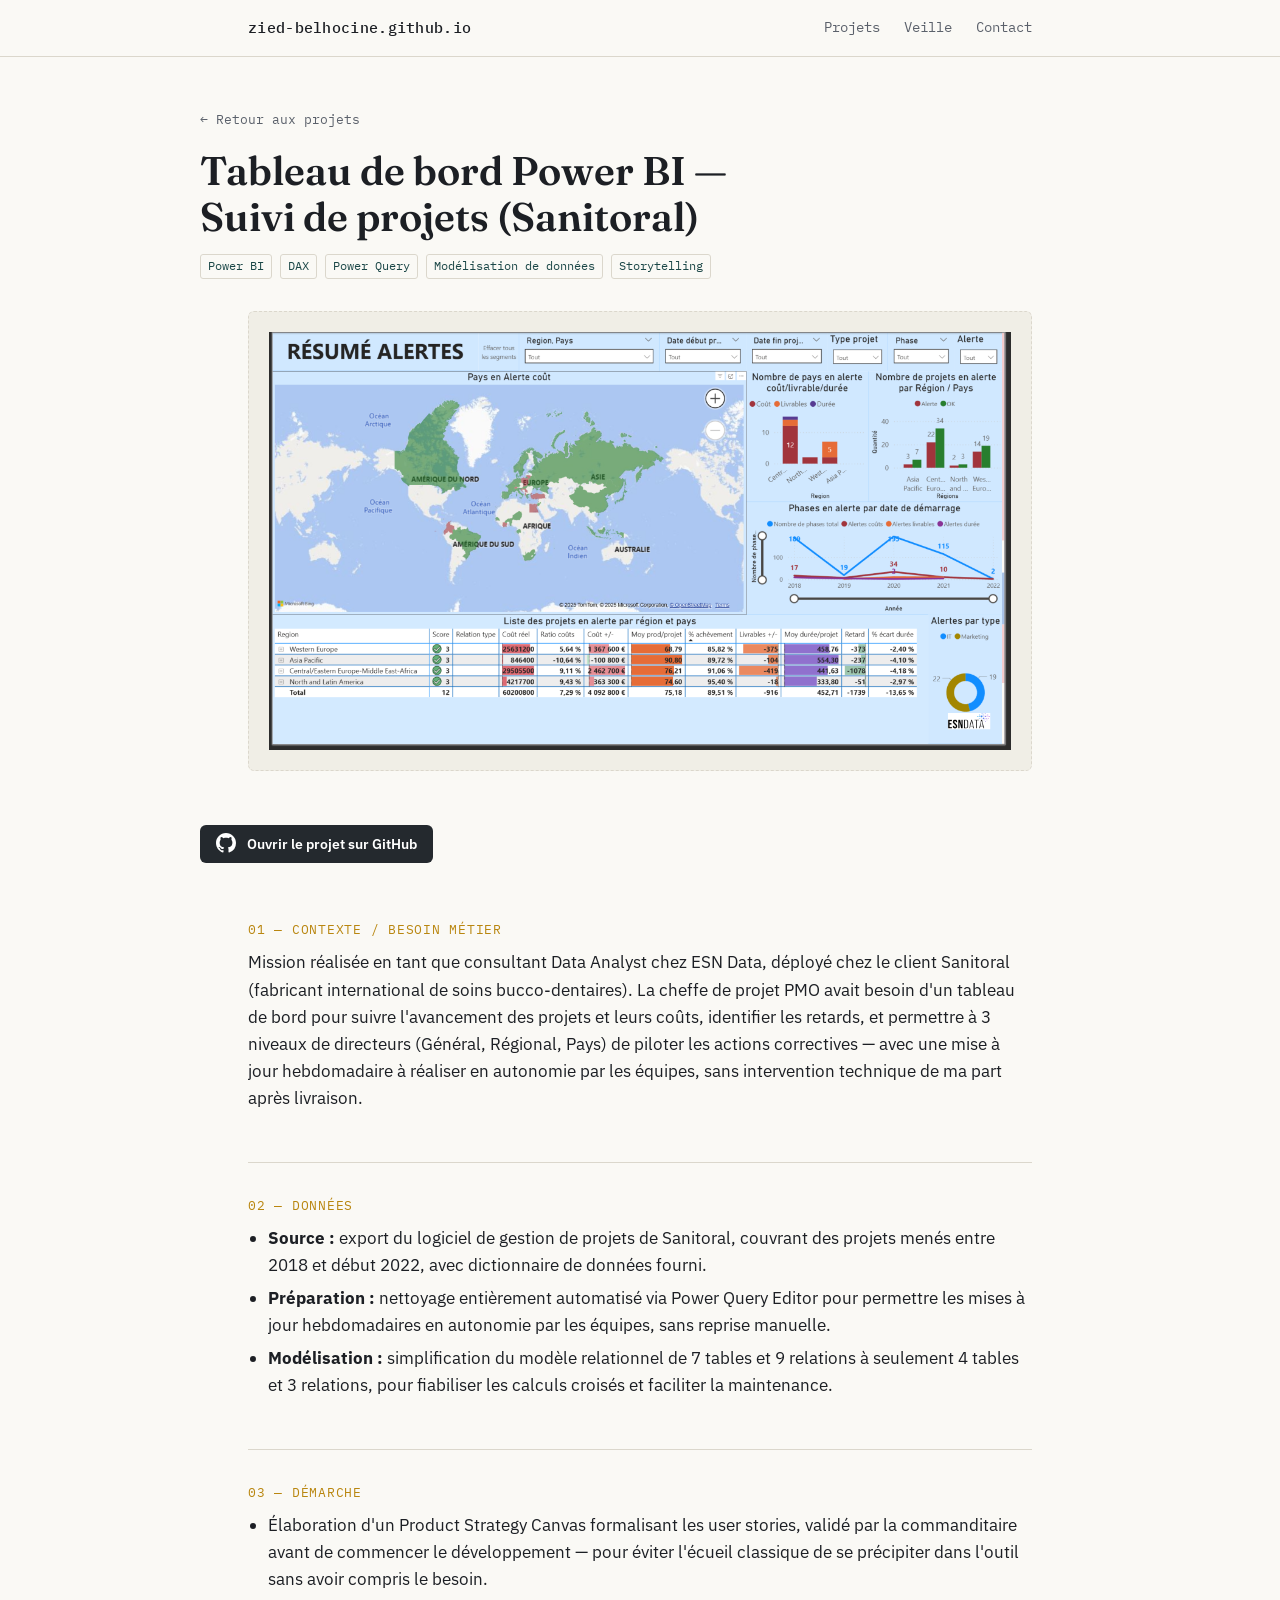
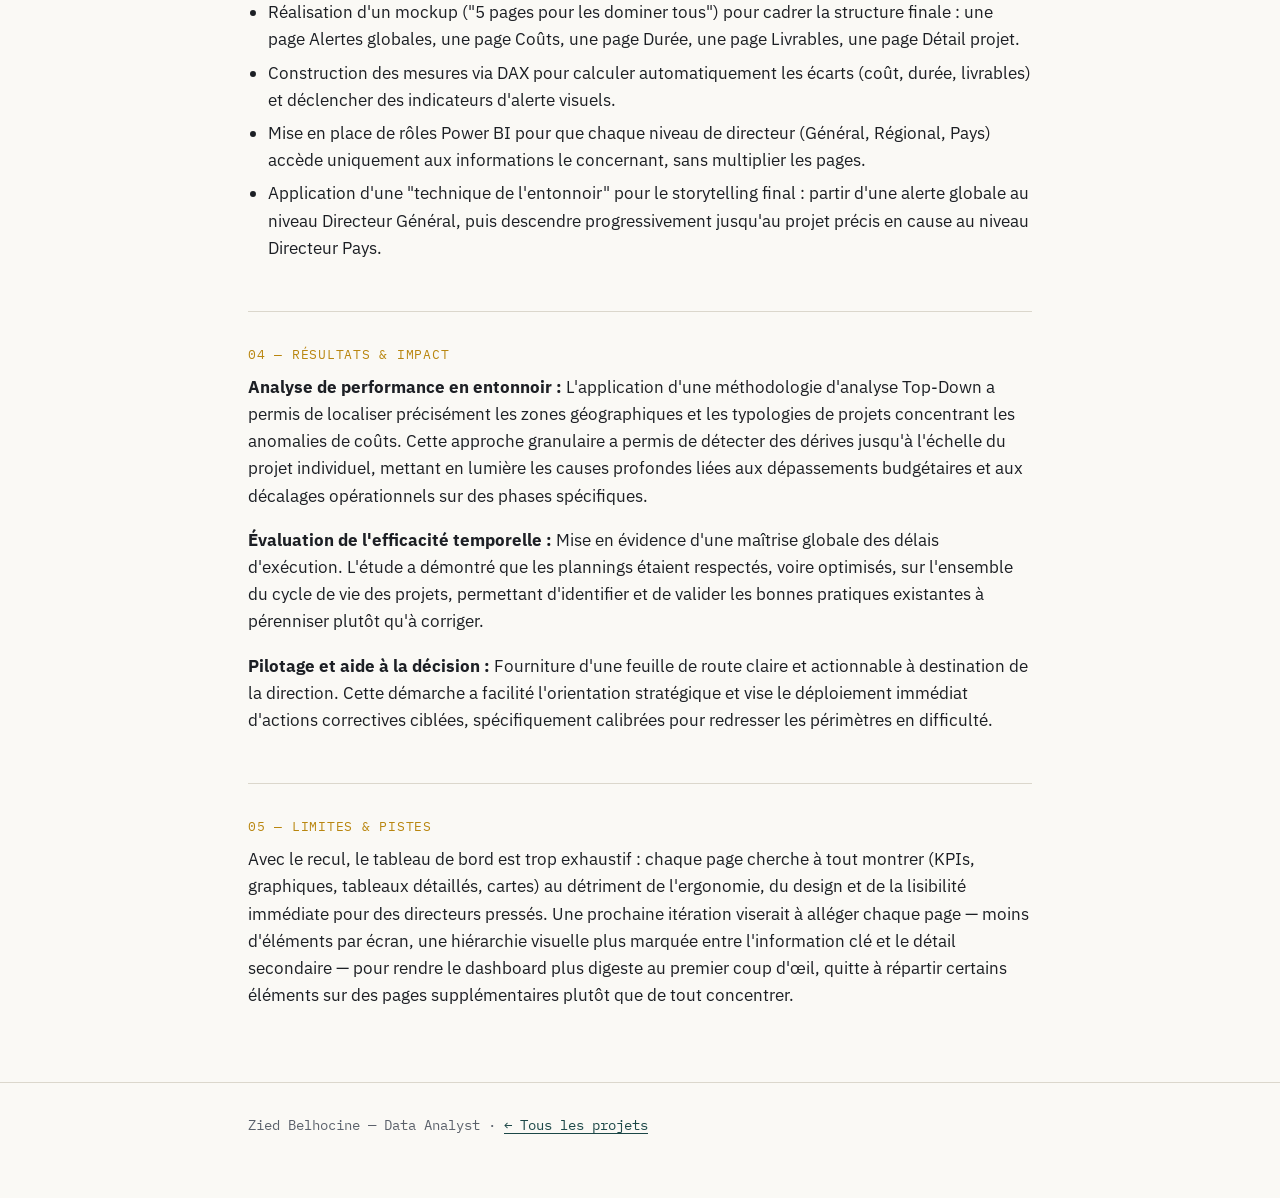
<file: projet-powerbi-sanitoral.html>
<!DOCTYPE html>
<html lang="fr">

<head>
  <meta charset="UTF-8">
  <meta name="viewport" content="width=device-width, initial-scale=1.0">
  <title>Tableau de bord Power BI — Sanitoral — Portfolio Data</title>
  <link rel="preconnect" href="https://fonts.googleapis.com">
  <link
    href="https://fonts.googleapis.com/css2?family=Fraunces:wght@500;600&family=IBM+Plex+Sans:wght@400;500;600&family=IBM+Plex+Mono:wght@400;500&display=swap"
    rel="stylesheet">
  <link rel="stylesheet" href="style.css">
</head>

<body>

  <header class="site-nav">
    <div class="wrap">
      <a class="brand" href="index.html">zied-belhocine.github.io</a>
      <nav>
        <a href="index.html#projets">Projets</a>
        <a href="veille.html">Veille</a>
        <a href="index.html#contact">Contact</a>
      </nav>
    </div>
  </header>

  <main>

    <div class="fiche-header wrap">
      <a class="back" href="index.html#projets">← Retour aux projets</a>
      <h1>Tableau de bord Power BI — Suivi de projets (Sanitoral)</h1>
      <div class="fiche-meta">
        <span class="tag">Power BI</span>
        <span class="tag">DAX</span>
        <span class="tag">Power Query</span>
        <span class="tag">Modélisation de données</span>
        <span class="tag">Storytelling</span>
      </div>
    </div>

    <style>
      .fiche-visual img {
        max-width: 100%;
        height: auto;
      }
    </style>

    <div class="wrap">
      <div class="fiche-visual">
        <img src="static/powerbi-sanitoral.png" alt="Capture d'écran du tableau de bord Power BI" />
      </div>
    </div>

    <div class="fiche-header wrap">
      <a href="https://github.com/ziedbelhocine/Cours-OC/tree/master/Data_Analyst/Projet_7" target="_blank"
        rel="noopener noreferrer" class="btn btn-github">
        <svg height="20" width="20" viewBox="0 0 16 16" fill="currentColor"
          style="vertical-align: text-bottom; margin-right: 8px;">
          <path
            d="M8 0C3.58 0 0 3.58 0 8c0 3.54 2.29 6.53 5.47 7.59.4.07.55-.17.55-.38 0-.19-.01-.82-.01-1.49-2.01.37-2.53-.49-2.69-.94-.09-.23-.48-.94-.82-1.13-.28-.15-.68-.52-.01-.53.63-.01 1.08.58 1.23.82.72 1.21 1.87.87 2.33.66.07-.52.28-.87.51-1.07-1.78-.2-3.64-.89-3.64-3.95 0-.87.31-1.59.82-2.15-.08-.2-.36-1.02.08-2.12 0 0 .67-.21 2.2.82.64-.18 1.32-.27 2-.27.68 0 1.36.09 2 .27 1.53-1.04 2.2-.82 2.2-.82.44 1.1.16 1.92.08 2.12.51.56.82 1.27.82 2.15 0 3.07-1.87 3.75-3.65 3.95.29.25.54.73.54 1.48 0 1.07-.01 1.93-.01 2.2 0 .21.15.46.55.38A8.013 8.013 0 0016 8c0-4.42-3.58-8-8-8z">
          </path>
        </svg>
        Ouvrir le projet sur GitHub
      </a>
    </div>

    <div class="wrap">

      <section class="fiche-section">
        <span class="label">01 — Contexte / besoin métier</span>
        <p>
          Mission réalisée en tant que consultant Data Analyst chez ESN Data, déployé chez le
          client Sanitoral (fabricant international de soins bucco-dentaires). La cheffe de
          projet PMO avait besoin d'un tableau de bord pour suivre l'avancement des projets et
          leurs coûts, identifier les retards, et permettre à 3 niveaux de directeurs (Général,
          Régional, Pays) de piloter les actions correctives — avec une mise à jour
          hebdomadaire à réaliser en autonomie par les équipes, sans intervention technique de
          ma part après livraison.
        </p>
      </section>

      <section class="fiche-section">
        <span class="label">02 — Données</span>
        <ul>
          <li><strong>Source :</strong> export du logiciel de gestion de projets de Sanitoral, couvrant des projets
            menés entre 2018 et début 2022, avec dictionnaire de données fourni.</li>
          <li><strong>Préparation :</strong> nettoyage entièrement automatisé via Power Query Editor pour permettre les
            mises à jour hebdomadaires en autonomie par les équipes, sans reprise manuelle.</li>
          <li><strong>Modélisation :</strong> simplification du modèle relationnel de 7 tables et 9 relations à
            seulement 4 tables et 3 relations, pour fiabiliser les calculs croisés et faciliter la maintenance.</li>
        </ul>
      </section>

      <section class="fiche-section">
        <span class="label">03 — Démarche</span>
        <ul>
          <li>Élaboration d'un Product Strategy Canvas
            formalisant les user stories, validé par la commanditaire avant de commencer le développement — pour éviter
            l'écueil classique de se précipiter dans l'outil sans avoir compris le besoin.</li>
          <li>Réalisation d'un mockup ("5 pages pour les dominer tous") pour cadrer la structure finale : une page
            Alertes globales, une page Coûts, une page Durée, une page Livrables, une page Détail projet.</li>
          <li>Construction des mesures via DAX pour calculer automatiquement les écarts (coût, durée, livrables) et
            déclencher des indicateurs d'alerte visuels.</li>
          <li>Mise en place de rôles Power BI pour que chaque niveau de directeur (Général, Régional, Pays) accède
            uniquement aux informations le concernant, sans multiplier les pages.</li>
          <li>Application d'une "technique de l'entonnoir" pour le storytelling final : partir d'une alerte globale au
            niveau Directeur Général, puis descendre progressivement jusqu'au projet précis en cause au niveau Directeur
            Pays.</li>
        </ul>
      </section>

      <section class="fiche-section">
        <span class="label">04 — Résultats &amp; impact</span>
        <p>
          <strong>Analyse de performance en entonnoir :</strong> L'application d'une méthodologie d'analyse Top-Down a
          permis de localiser précisément les zones géographiques et les
          typologies de projets concentrant les anomalies de coûts. Cette approche granulaire a permis
          de détecter des dérives jusqu'à l'échelle du projet individuel, mettant en lumière les causes profondes liées
          aux dépassements budgétaires et aux décalages opérationnels sur des phases spécifiques.
        </p>
        <p>
          <strong>Évaluation de l'efficacité temporelle :</strong> Mise en évidence d'une maîtrise globale des délais
          d'exécution. L'étude a démontré que les plannings étaient respectés, voire optimisés, sur l'ensemble du cycle
          de vie des projets, permettant d'identifier et de valider les bonnes pratiques existantes à pérenniser plutôt
          qu'à corriger.
        </p>
        <p>
          <strong>Pilotage et aide à la décision :</strong> Fourniture d'une feuille de route claire et actionnable à
          destination de la direction. Cette démarche a facilité l'orientation stratégique et vise le déploiement
          immédiat d'actions correctives ciblées, spécifiquement calibrées pour redresser les périmètres en difficulté.
        </p>
      </section>

      <section class="fiche-section">
        <span class="label">05 — Limites &amp; pistes</span>
        <p>
          Avec le recul, le tableau de bord est trop exhaustif : chaque page cherche à tout
          montrer (KPIs, graphiques, tableaux détaillés, cartes) au détriment de l'ergonomie,
          du design et de la lisibilité immédiate pour des directeurs pressés. Une prochaine
          itération viserait à alléger chaque page — moins d'éléments par écran, une hiérarchie
          visuelle plus marquée entre l'information clé et le détail secondaire — pour rendre
          le dashboard plus digeste au premier coup d'œil, quitte à répartir certains éléments
          sur des pages supplémentaires plutôt que de tout concentrer.
        </p>
      </section>

    </div>

  </main>

  <footer class="site-footer">
    <div class="wrap">
      <p>Zied Belhocine — Data Analyst · <a href="index.html#projets">← Tous les projets</a></p>
    </div>
  </footer>

</body>

</html>
</file>
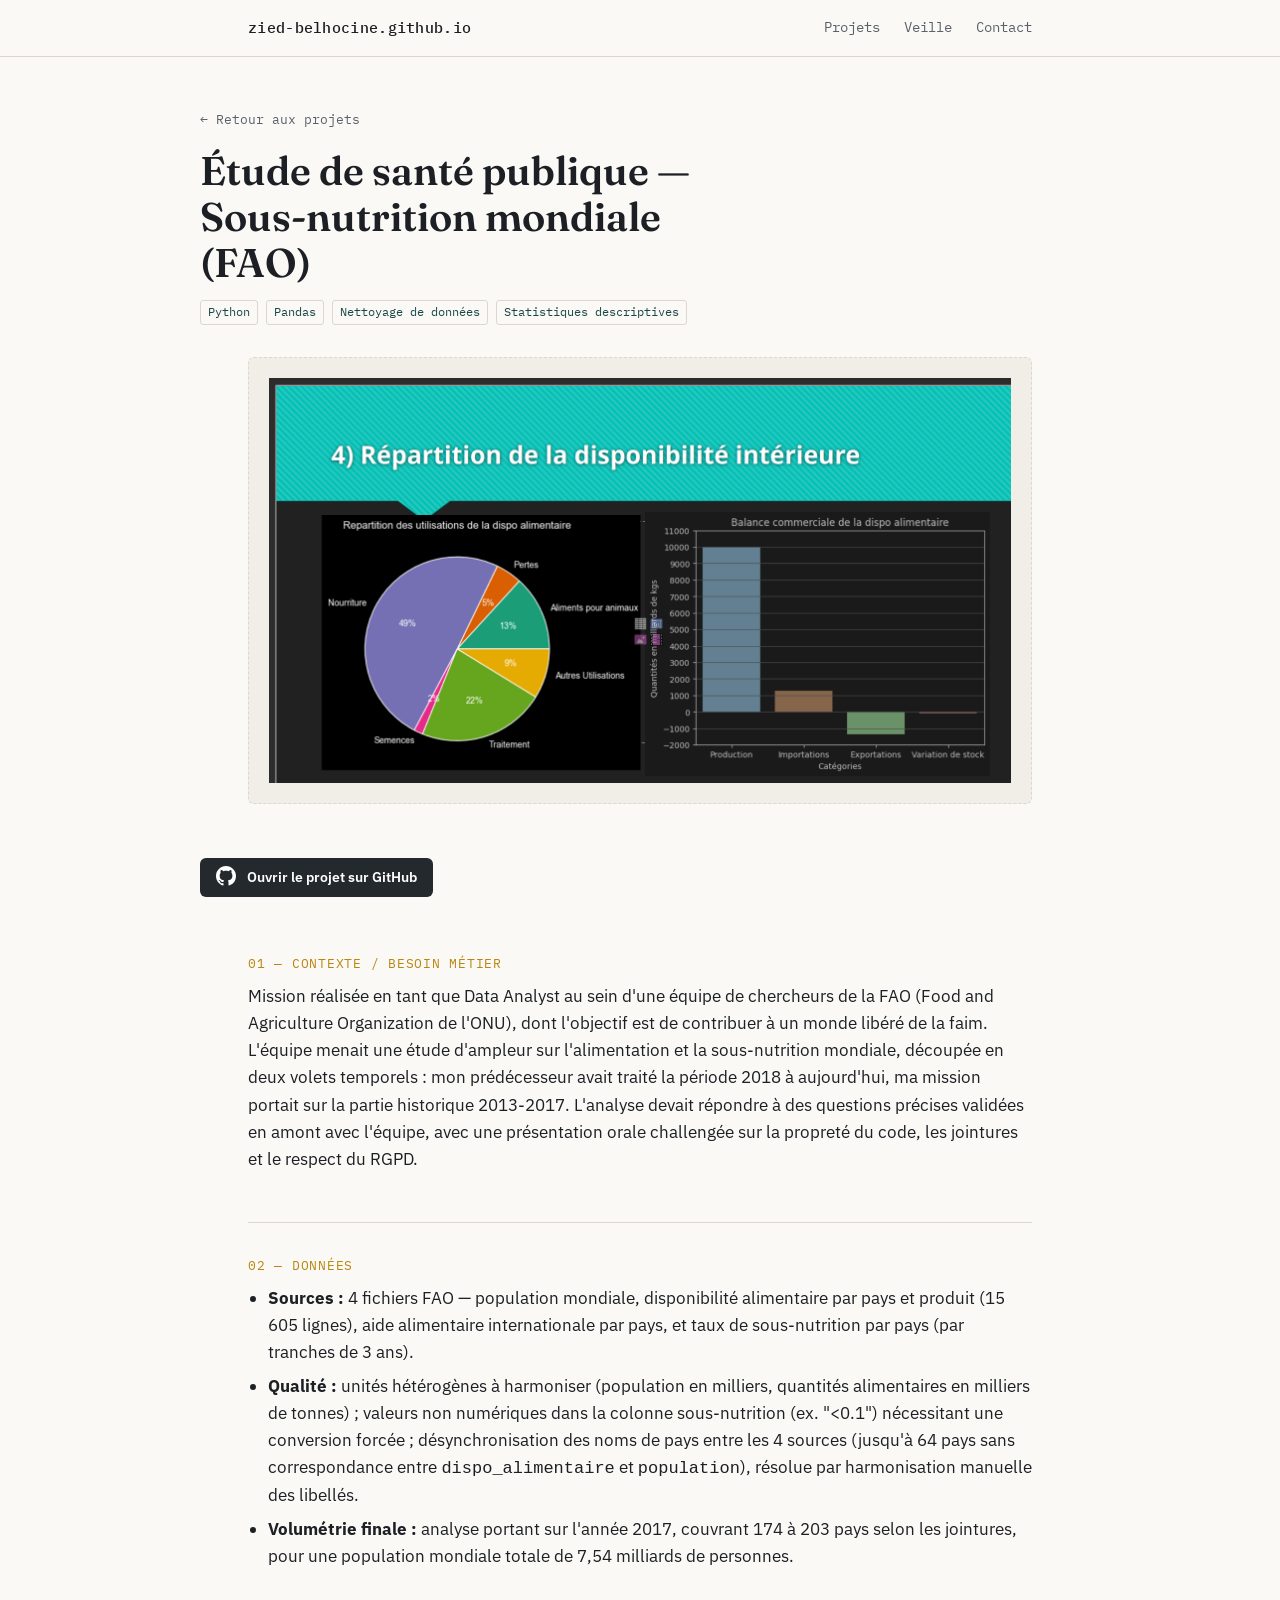
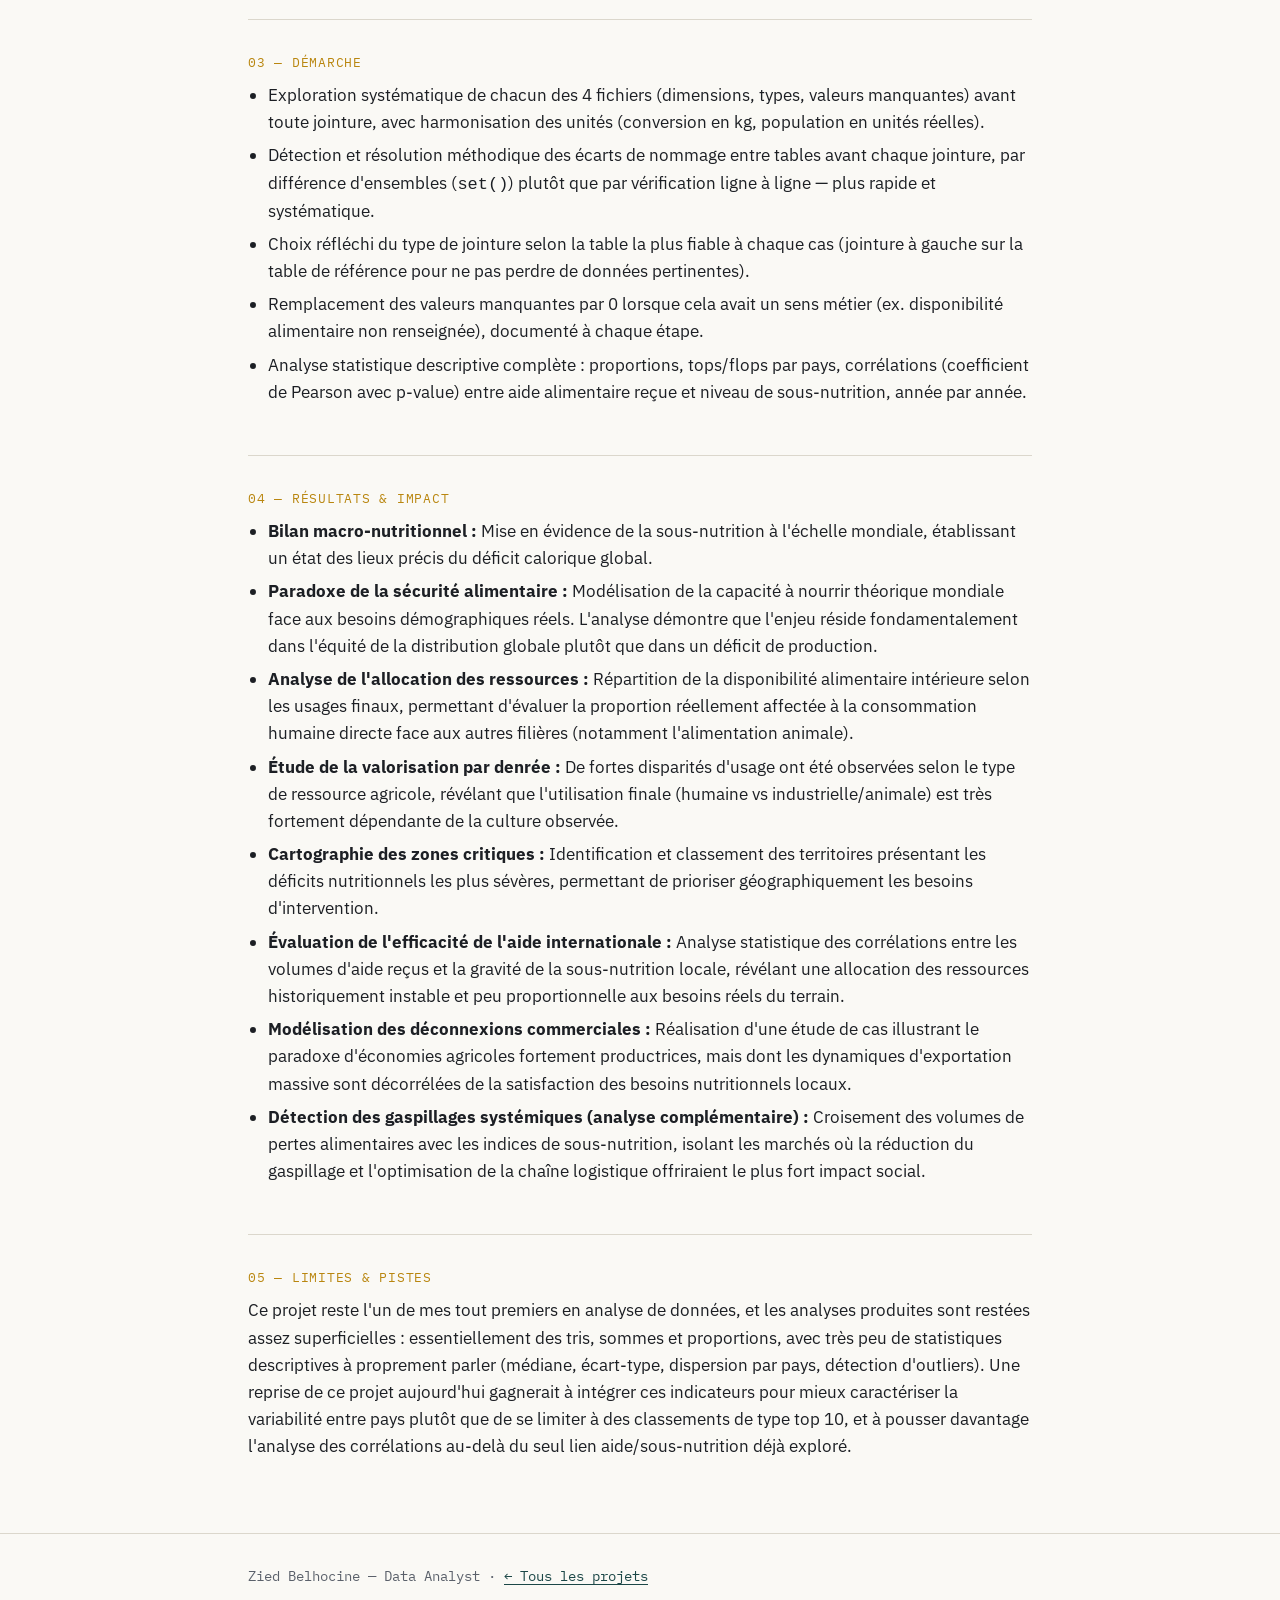
<file: projet-sante-publique.html>
<!DOCTYPE html>
<html lang="fr">

<head>
  <meta charset="UTF-8">
  <meta name="viewport" content="width=device-width, initial-scale=1.0">
  <title>Étude de santé publique — FAO — Portfolio Data</title>
  <link rel="preconnect" href="https://fonts.googleapis.com">
  <link
    href="https://fonts.googleapis.com/css2?family=Fraunces:wght@500;600&family=IBM+Plex+Sans:wght@400;500;600&family=IBM+Plex+Mono:wght@400;500&display=swap"
    rel="stylesheet">
  <link rel="stylesheet" href="style.css">
</head>

<body>

  <header class="site-nav">
    <div class="wrap">
      <a class="brand" href="index.html">zied-belhocine.github.io</a>
      <nav>
        <a href="index.html#projets">Projets</a>
        <a href="veille.html">Veille</a>
        <a href="index.html#contact">Contact</a>
      </nav>
    </div>
  </header>

  <main>

    <div class="fiche-header wrap">
      <a class="back" href="index.html#projets">← Retour aux projets</a>
      <h1>Étude de santé publique — Sous-nutrition mondiale (FAO)</h1>
      <div class="fiche-meta">
        <span class="tag">Python</span>
        <span class="tag">Pandas</span>
        <span class="tag">Nettoyage de données</span>
        <span class="tag">Statistiques descriptives</span>
      </div>
    </div>

    <style>
      .fiche-visual img {
        max-width: 100%;
        height: auto;
      }
    </style>

    <div class="wrap">
      <div class="fiche-visual">
        <img src="static/FAO.png" alt="Capture d'écran de l'application FAO" />
      </div>
    </div>

    <div class="fiche-header wrap">
      <a href="https://github.com/ziedbelhocine/Cours-OC/tree/master/Data_Analyst/Projet_4" target="_blank"
        rel="noopener noreferrer" class="btn btn-github">
        <svg height="20" width="20" viewBox="0 0 16 16" fill="currentColor"
          style="vertical-align: text-bottom; margin-right: 8px;">
          <path
            d="M8 0C3.58 0 0 3.58 0 8c0 3.54 2.29 6.53 5.47 7.59.4.07.55-.17.55-.38 0-.19-.01-.82-.01-1.49-2.01.37-2.53-.49-2.69-.94-.09-.23-.48-.94-.82-1.13-.28-.15-.68-.52-.01-.53.63-.01 1.08.58 1.23.82.72 1.21 1.87.87 2.33.66.07-.52.28-.87.51-1.07-1.78-.2-3.64-.89-3.64-3.95 0-.87.31-1.59.82-2.15-.08-.2-.36-1.02.08-2.12 0 0 .67-.21 2.2.82.64-.18 1.32-.27 2-.27.68 0 1.36.09 2 .27 1.53-1.04 2.2-.82 2.2-.82.44 1.1.16 1.92.08 2.12.51.56.82 1.27.82 2.15 0 3.07-1.87 3.75-3.65 3.95.29.25.54.73.54 1.48 0 1.07-.01 1.93-.01 2.2 0 .21.15.46.55.38A8.013 8.013 0 0016 8c0-4.42-3.58-8-8-8z">
          </path>
        </svg>
        Ouvrir le projet sur GitHub
      </a>
    </div>

    <div class="wrap">

      <section class="fiche-section">
        <span class="label">01 — Contexte / besoin métier</span>
        <p>
          Mission réalisée en tant que Data Analyst au sein d'une équipe de chercheurs de la
          FAO (Food and Agriculture Organization de l'ONU), dont l'objectif est de contribuer à
          un monde libéré de la faim. L'équipe menait une étude d'ampleur sur l'alimentation et
          la sous-nutrition mondiale, découpée en deux volets temporels : mon prédécesseur
          avait traité la période 2018 à aujourd'hui, ma mission portait sur la partie
          historique 2013-2017. L'analyse devait répondre à des questions précises validées en
          amont avec l'équipe, avec une présentation orale challengée sur la propreté du code,
          les jointures et le respect du RGPD.
        </p>
      </section>

      <section class="fiche-section">
        <span class="label">02 — Données</span>
        <ul>
          <li><strong>Sources :</strong> 4 fichiers FAO — population mondiale, disponibilité alimentaire par pays et
            produit (15 605 lignes), aide alimentaire internationale par pays, et taux de sous-nutrition par pays (par
            tranches de 3 ans).</li>
          <li><strong>Qualité :</strong> unités hétérogènes à harmoniser (population en milliers, quantités alimentaires
            en milliers de tonnes) ; valeurs non numériques dans la colonne sous-nutrition (ex. "&lt;0.1") nécessitant
            une conversion forcée ; désynchronisation des noms de pays entre les 4 sources (jusqu'à 64 pays sans
            correspondance entre <code>dispo_alimentaire</code> et <code>population</code>), résolue par harmonisation
            manuelle des libellés.</li>
          <li><strong>Volumétrie finale :</strong> analyse portant sur l'année 2017, couvrant 174 à 203 pays selon les
            jointures, pour une population mondiale totale de 7,54 milliards de personnes.</li>
        </ul>
      </section>

      <section class="fiche-section">
        <span class="label">03 — Démarche</span>
        <ul>
          <li>Exploration systématique de chacun des 4 fichiers (dimensions, types, valeurs manquantes) avant toute
            jointure, avec harmonisation des unités (conversion en kg, population en unités réelles).</li>
          <li>Détection et résolution méthodique des écarts de nommage entre tables avant chaque jointure, par
            différence d'ensembles (<code>set()</code>) plutôt que par vérification ligne à ligne — plus rapide et
            systématique.</li>
          <li>Choix réfléchi du type de jointure selon la table la plus fiable à chaque cas (jointure à gauche sur la
            table de référence pour ne pas perdre de données pertinentes).</li>
          <li>Remplacement des valeurs manquantes par 0 lorsque cela avait un sens métier (ex. disponibilité alimentaire
            non renseignée), documenté à chaque étape.</li>
          <li>Analyse statistique descriptive complète : proportions, tops/flops par pays, corrélations (coefficient de
            Pearson avec p-value) entre aide alimentaire reçue et niveau de sous-nutrition, année par année.</li>
        </ul>
      </section>

      <section class="fiche-section">
        <span class="label">04 — Résultats &amp; impact</span>
        <ul>
          <li><strong>Bilan macro-nutritionnel :</strong> Mise en évidence de la sous-nutrition à
            l'échelle mondiale, établissant un état des lieux précis du déficit calorique global.</li>
          <li><strong>Paradoxe de la sécurité alimentaire :</strong> Modélisation de la capacité à nourrir théorique
            mondiale face aux besoins démographiques réels. L'analyse démontre que l'enjeu réside fondamentalement dans
            l'équité de la distribution globale plutôt que dans un déficit de production.</li>
          <li><strong>Analyse de l'allocation des ressources :</strong> Répartition de la disponibilité alimentaire
            intérieure selon les usages finaux, permettant d'évaluer la proportion réellement affectée à la consommation
            humaine directe face aux autres filières (notamment l'alimentation animale).</li>
          <li><strong>Étude de la valorisation par denrée :</strong> De fortes disparités d'usage ont été observées
            selon
            le type de ressource agricole, révélant que l'utilisation finale (humaine vs industrielle/animale) est très
            fortement dépendante de la culture observée.</li>
          <li><strong>Cartographie des zones critiques :</strong> Identification et classement des territoires
            présentant les déficits nutritionnels les plus sévères, permettant de prioriser géographiquement les besoins
            d'intervention.</li>
          <li><strong>Évaluation de l'efficacité de l'aide internationale :</strong> Analyse statistique des
            corrélations entre les volumes d'aide reçus et la gravité de la sous-nutrition locale, révélant une
            allocation des ressources historiquement instable et peu proportionnelle aux besoins réels du terrain.</li>
          <li><strong>Modélisation des déconnexions commerciales :</strong> Réalisation d'une étude de cas illustrant le
            paradoxe d'économies agricoles fortement productrices, mais dont les dynamiques d'exportation massive sont
            décorrélées de la satisfaction des besoins nutritionnels locaux.</li>
          <li><strong>Détection des gaspillages systémiques (analyse complémentaire) :</strong> Croisement des volumes
            de pertes alimentaires
            avec les indices de sous-nutrition, isolant les marchés où la réduction du gaspillage et l'optimisation de
            la chaîne logistique offriraient le plus fort impact social.</li>
        </ul>
      </section>

      <section class="fiche-section">
        <span class="label">05 — Limites &amp; pistes</span>
        <p>
          Ce projet reste l'un de mes tout premiers en analyse de données, et les analyses
          produites sont restées assez superficielles : essentiellement des tris, sommes et
          proportions, avec très peu de statistiques descriptives à proprement parler (médiane,
          écart-type, dispersion par pays, détection d'outliers). Une reprise de ce projet
          aujourd'hui gagnerait à intégrer ces indicateurs pour mieux caractériser la
          variabilité entre pays plutôt que de se limiter à des classements de type top 10, et
          à pousser davantage l'analyse des corrélations au-delà du seul lien aide/sous-nutrition
          déjà exploré.
        </p>
      </section>

    </div>

  </main>

  <footer class="site-footer">
    <div class="wrap">
      <p>Zied Belhocine — Data Analyst · <a href="index.html#projets">← Tous les projets</a></p>
    </div>
  </footer>

</body>

</html>
</file>
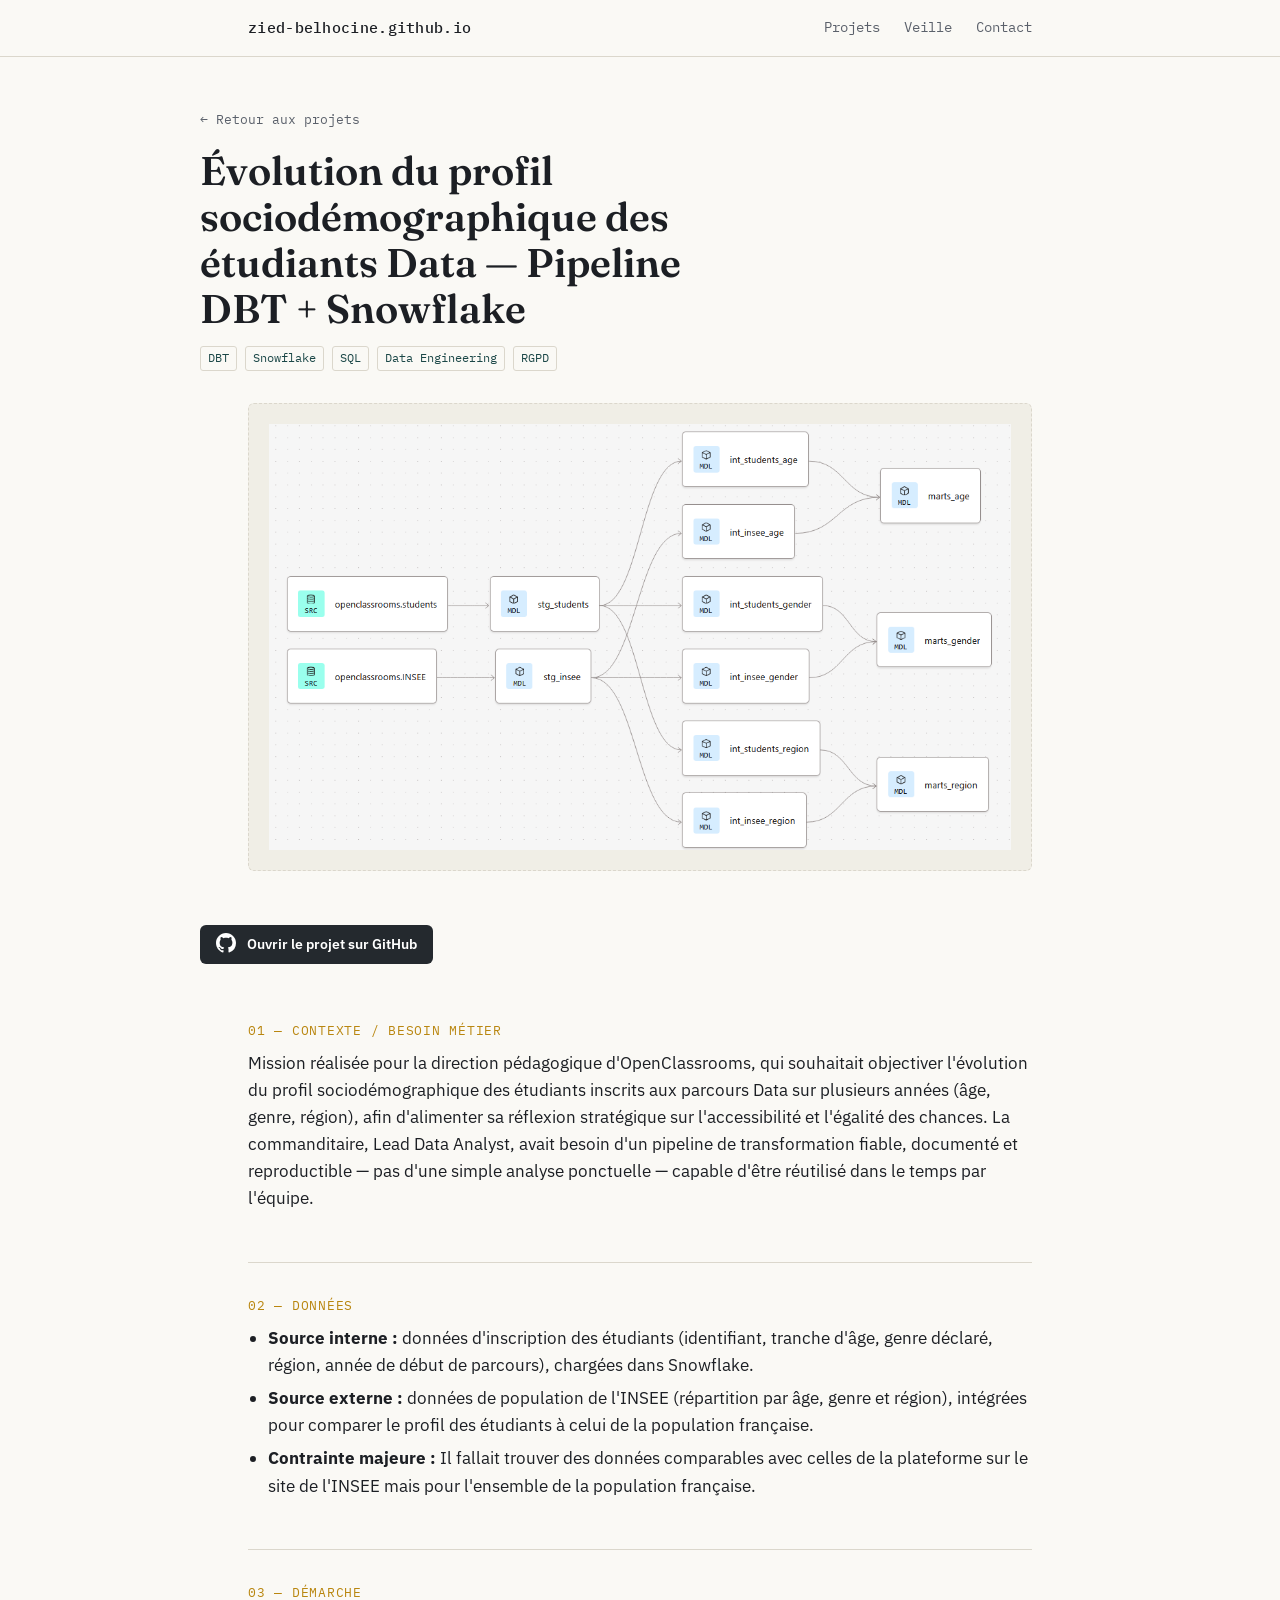
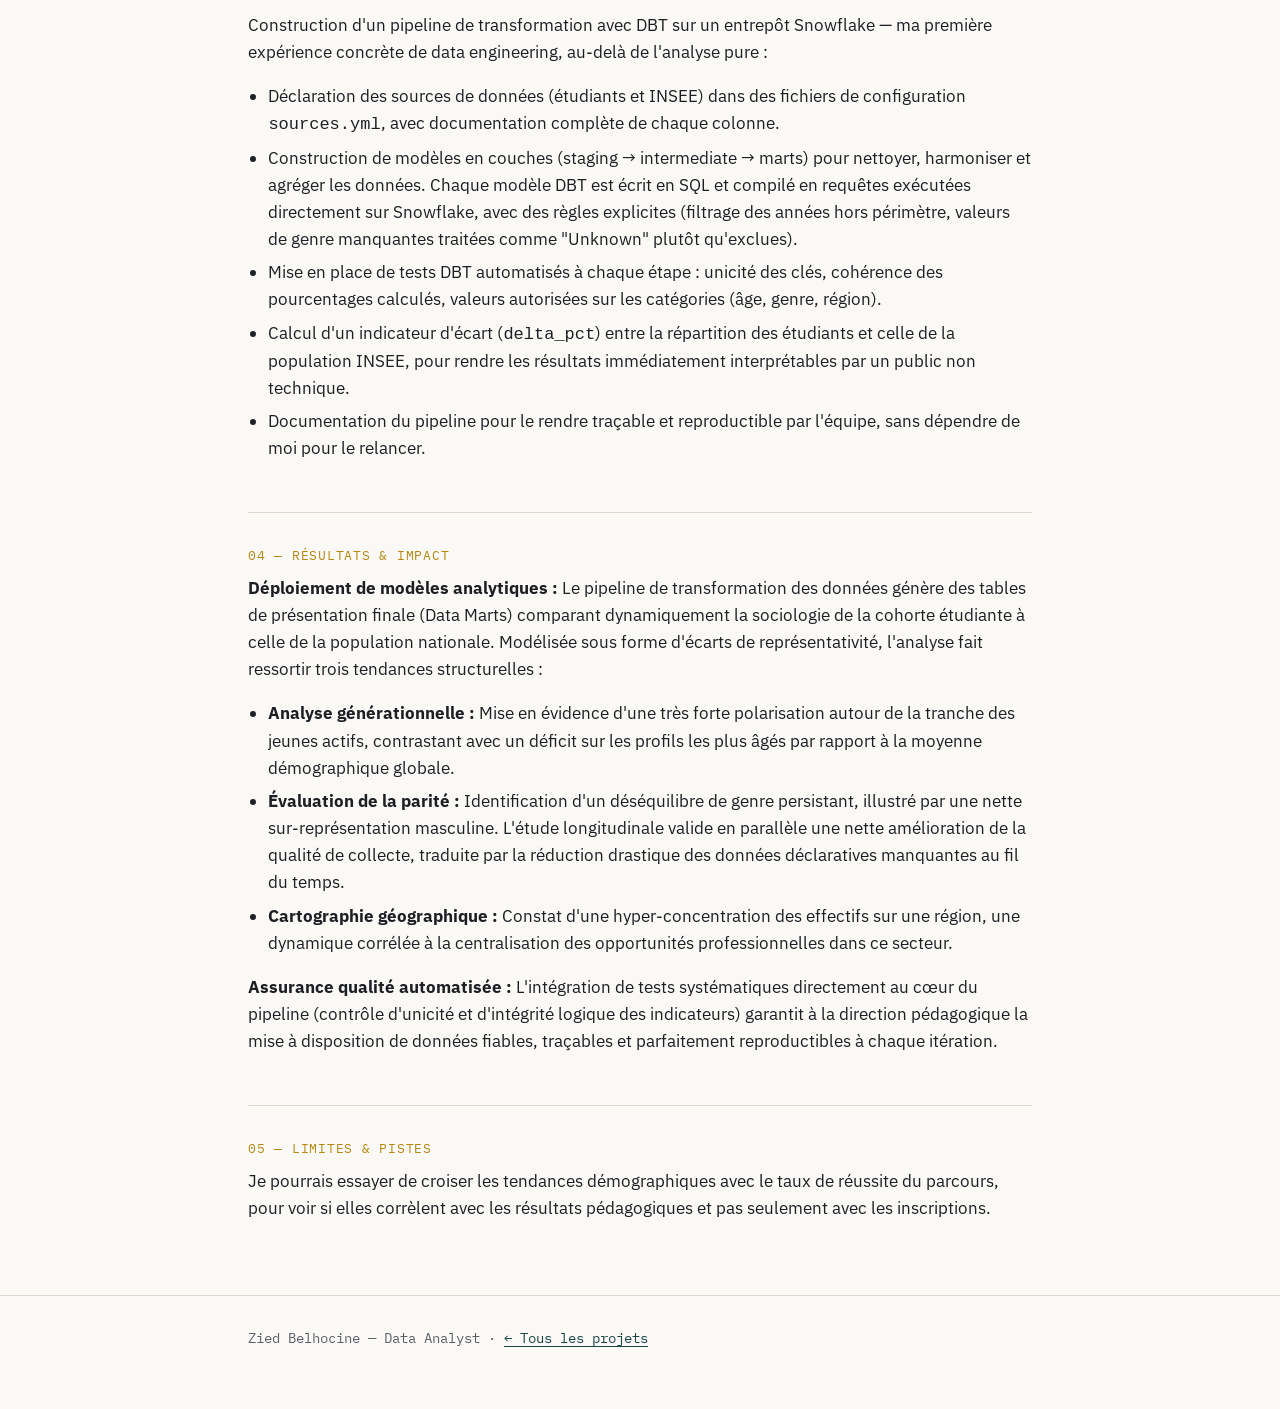
<file: projet-sociodemographie-dbt.html>
<!DOCTYPE html>
<html lang="fr">

<head>
  <meta charset="UTF-8">
  <meta name="viewport" content="width=device-width, initial-scale=1.0">
  <title>Évolution du profil sociodémographique — DBT/Snowflake — Portfolio Data</title>
  <link rel="preconnect" href="https://fonts.googleapis.com">
  <link
    href="https://fonts.googleapis.com/css2?family=Fraunces:wght@500;600&family=IBM+Plex+Sans:wght@400;500;600&family=IBM+Plex+Mono:wght@400;500&display=swap"
    rel="stylesheet">
  <link rel="stylesheet" href="style.css">
</head>

<body>

  <header class="site-nav">
    <div class="wrap">
      <a class="brand" href="index.html">zied-belhocine.github.io</a>
      <nav>
        <a href="index.html#projets">Projets</a>
        <a href="veille.html">Veille</a>
        <a href="index.html#contact">Contact</a>
      </nav>
    </div>
  </header>

  <main>

    <div class="fiche-header wrap">
      <a class="back" href="index.html#projets">← Retour aux projets</a>
      <h1>Évolution du profil sociodémographique des étudiants Data — Pipeline DBT + Snowflake</h1>
      <div class="fiche-meta">
        <span class="tag">DBT</span>
        <span class="tag">Snowflake</span>
        <span class="tag">SQL</span>
        <span class="tag">Data Engineering</span>
        <span class="tag">RGPD</span>
      </div>
    </div>

    <style>
      .fiche-visual img {
        max-width: 100%;
        height: auto;
      }
    </style>

    <div class="wrap">
      <div class="fiche-visual">
        <img src="static/dbt.png" alt="Capture d'écran de l'application dbt" />
      </div>
    </div>

    <div class="fiche-header wrap">
      <a href="https://github.com/ziedbelhocine/Cours-OC/tree/master/Data_Analyst/Projet_8" target="_blank"
        rel="noopener noreferrer" class="btn btn-github">
        <svg height="20" width="20" viewBox="0 0 16 16" fill="currentColor"
          style="vertical-align: text-bottom; margin-right: 8px;">
          <path
            d="M8 0C3.58 0 0 3.58 0 8c0 3.54 2.29 6.53 5.47 7.59.4.07.55-.17.55-.38 0-.19-.01-.82-.01-1.49-2.01.37-2.53-.49-2.69-.94-.09-.23-.48-.94-.82-1.13-.28-.15-.68-.52-.01-.53.63-.01 1.08.58 1.23.82.72 1.21 1.87.87 2.33.66.07-.52.28-.87.51-1.07-1.78-.2-3.64-.89-3.64-3.95 0-.87.31-1.59.82-2.15-.08-.2-.36-1.02.08-2.12 0 0 .67-.21 2.2.82.64-.18 1.32-.27 2-.27.68 0 1.36.09 2 .27 1.53-1.04 2.2-.82 2.2-.82.44 1.1.16 1.92.08 2.12.51.56.82 1.27.82 2.15 0 3.07-1.87 3.75-3.65 3.95.29.25.54.73.54 1.48 0 1.07-.01 1.93-.01 2.2 0 .21.15.46.55.38A8.013 8.013 0 0016 8c0-4.42-3.58-8-8-8z">
          </path>
        </svg>
        Ouvrir le projet sur GitHub
      </a>
    </div>

    <div class="wrap">

      <section class="fiche-section">
        <span class="label">01 — Contexte / besoin métier</span>
        <p>
          Mission réalisée pour la direction pédagogique d'OpenClassrooms, qui
          souhaitait objectiver l'évolution du profil sociodémographique des
          étudiants inscrits aux parcours Data sur plusieurs années (âge, genre,
          région), afin d'alimenter sa réflexion stratégique sur l'accessibilité
          et l'égalité des chances. La commanditaire, Lead Data Analyst, avait
          besoin d'un pipeline de transformation fiable, documenté et
          reproductible — pas d'une simple analyse ponctuelle — capable d'être
          réutilisé dans le temps par l'équipe.
        </p>
      </section>

      <section class="fiche-section">
        <span class="label">02 — Données</span>
        <ul>
          <li><strong>Source interne :</strong> données d'inscription des étudiants (identifiant, tranche d'âge, genre
            déclaré, région, année de début de parcours), chargées dans Snowflake.</li>
          <li><strong>Source externe :</strong> données de population de l'INSEE (répartition par âge, genre et région),
            intégrées pour comparer le profil des étudiants à celui de la population française.</li>
          <li><strong>Contrainte majeure :</strong> Il fallait trouver des données comparables avec celles de la
            plateforme sur le site de l'INSEE mais pour l'ensemble de la population française.</li>
        </ul>
      </section>

      <section class="fiche-section">
        <span class="label">03 — Démarche</span>
        <p>
          Construction d'un pipeline de transformation avec DBT sur un entrepôt
          Snowflake — ma première expérience concrète de data engineering,
          au-delà de l'analyse pure :
        </p>
        <ul>
          <li>Déclaration des sources de données (étudiants et INSEE) dans des fichiers de configuration
            <code>sources.yml</code>, avec documentation complète de chaque colonne.
          </li>
          <li>Construction de modèles en couches (staging → intermediate → marts) pour nettoyer, harmoniser et agréger
            les données. Chaque modèle DBT est écrit en SQL et compilé en requêtes exécutées directement sur Snowflake,
            avec des règles explicites (filtrage des années hors périmètre, valeurs de genre manquantes traitées comme
            "Unknown" plutôt qu'exclues).</li>
          <li>Mise en place de tests DBT automatisés à chaque étape : unicité des clés, cohérence des pourcentages
            calculés, valeurs autorisées sur les catégories (âge, genre, région).</li>
          <li>Calcul d'un indicateur d'écart (<code>delta_pct</code>) entre la répartition des étudiants et celle de la
            population INSEE, pour rendre les résultats immédiatement interprétables par un public non technique.</li>
          <li>Documentation du pipeline pour le rendre traçable et reproductible par l'équipe, sans dépendre de moi pour
            le relancer.</li>
        </ul>
      </section>

      <section class="fiche-section">
        <span class="label">04 — Résultats &amp; impact</span>
        <p>
          <strong>Déploiement de modèles analytiques :</strong> Le pipeline de transformation des données génère des
          tables de présentation finale (Data Marts) comparant dynamiquement la sociologie de la cohorte étudiante à
          celle de la population nationale. Modélisée sous forme d'écarts de représentativité, l'analyse fait ressortir
          trois tendances structurelles :
        </p>
        <ul>
          <li><strong>Analyse générationnelle :</strong> Mise en évidence d'une très forte polarisation autour de la
            tranche des jeunes actifs, contrastant avec un déficit sur les profils les plus âgés par
            rapport à la moyenne démographique globale.</li>
          <li><strong>Évaluation de la parité :</strong> Identification d'un déséquilibre de genre persistant, illustré
            par une nette sur-représentation masculine. L'étude longitudinale valide en parallèle une nette amélioration
            de la qualité de collecte, traduite par la réduction drastique des données déclaratives manquantes au fil du
            temps.</li>
          <li><strong>Cartographie géographique :</strong> Constat d'une hyper-concentration des effectifs sur une
            région, une dynamique corrélée à la centralisation des opportunités
            professionnelles dans ce secteur.</li>
        </ul>
        <p>
          <strong>Assurance qualité automatisée :</strong> L'intégration de tests systématiques directement au cœur du
          pipeline (contrôle d'unicité et d'intégrité logique des indicateurs) garantit à la direction pédagogique la
          mise à disposition de données fiables, traçables et parfaitement reproductibles à chaque itération.
        </p>
      </section>

      <section class="fiche-section">
        <span class="label">05 — Limites &amp; pistes</span>
        <p>Je pourrais essayer de croiser les tendances démographiques avec le taux de réussite du parcours, pour voir
          si elles corrèlent avec les résultats pédagogiques et pas seulement avec les inscriptions.</p>
      </section>
    </div>

  </main>

  <footer class="site-footer">
    <div class="wrap">
      <p>Zied Belhocine — Data Analyst · <a href="index.html#projets">← Tous les projets</a></p>
    </div>
  </footer>

</body>

</html>
</file>
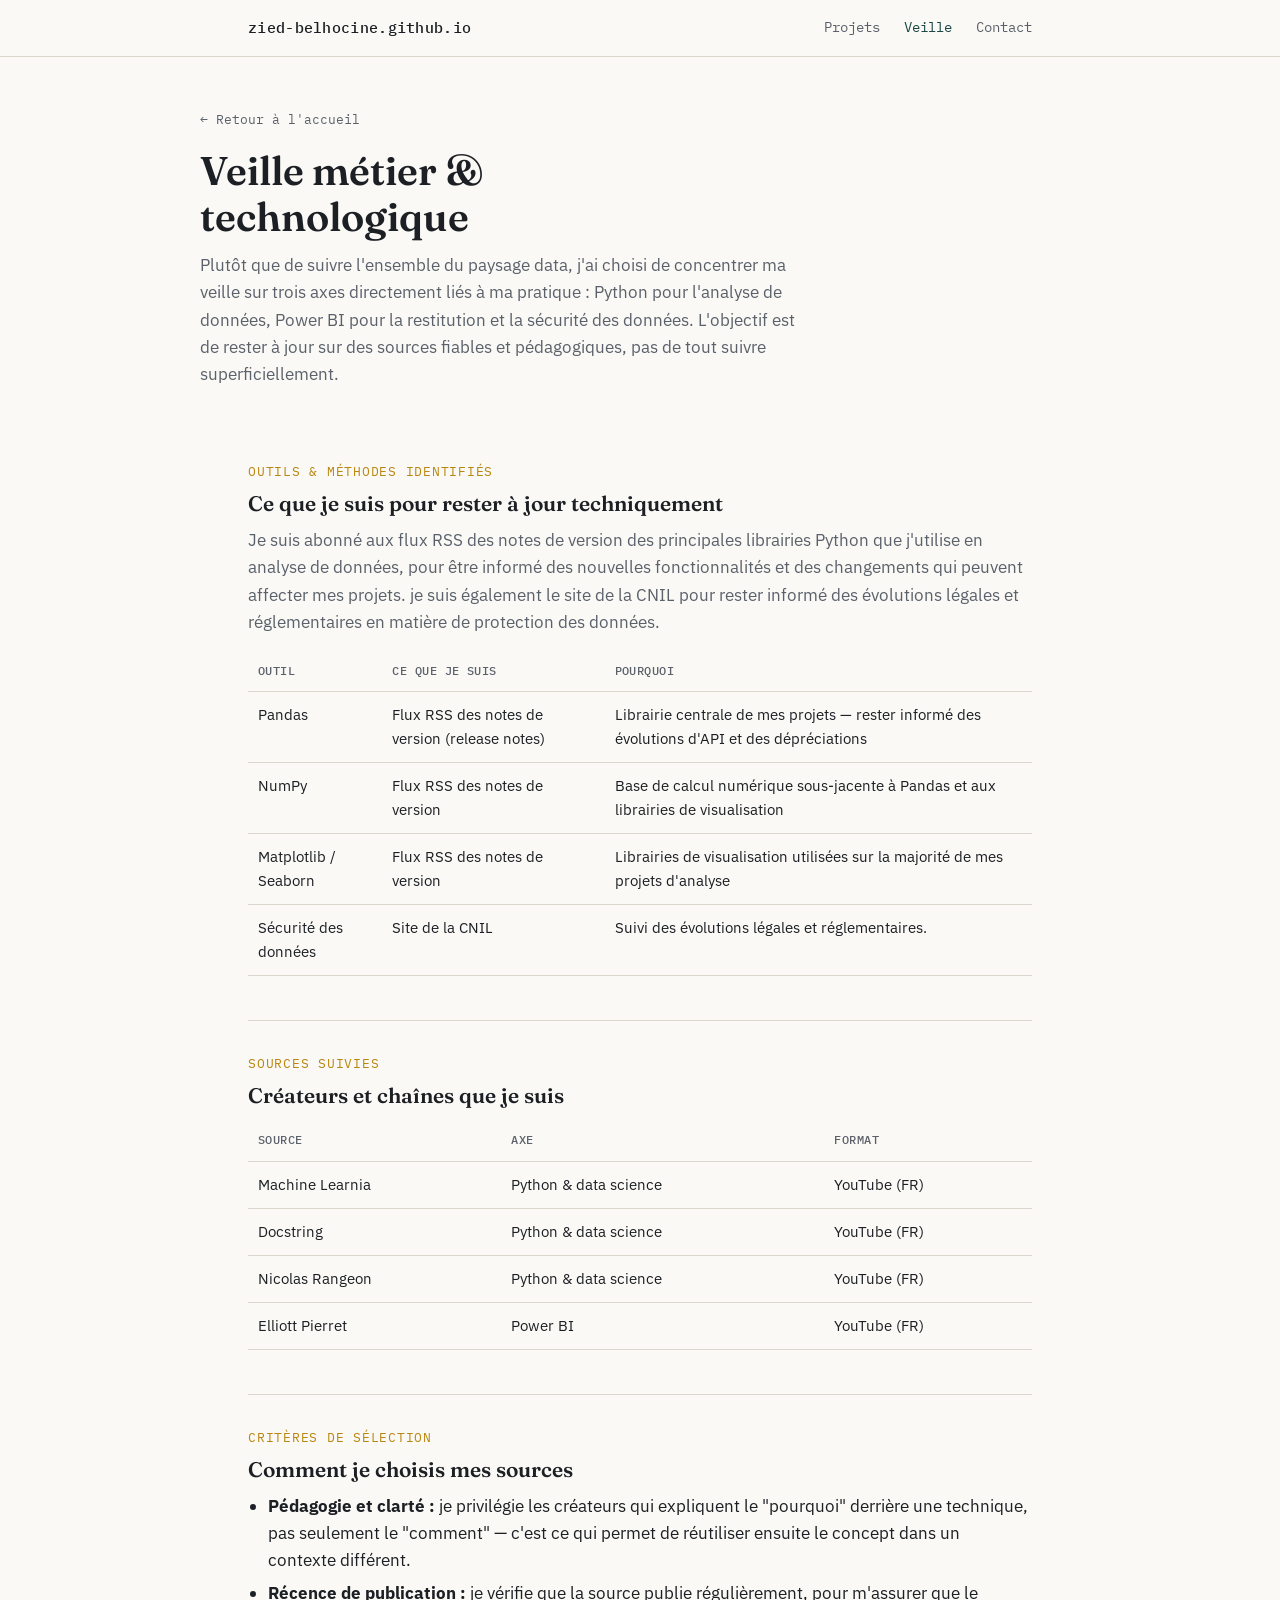
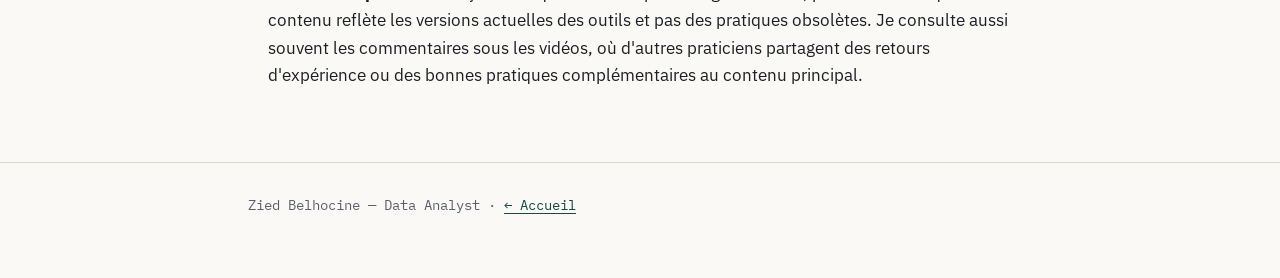
<file: veille.html>
<!DOCTYPE html>
<html lang="fr">
<head>
<meta charset="UTF-8">
<meta name="viewport" content="width=device-width, initial-scale=1.0">
<title>Veille — Portfolio Data</title>
<link rel="preconnect" href="https://fonts.googleapis.com">
<link href="https://fonts.googleapis.com/css2?family=Fraunces:wght@500;600&family=IBM+Plex+Sans:wght@400;500;600&family=IBM+Plex+Mono:wght@400;500&display=swap" rel="stylesheet">
<link rel="stylesheet" href="style.css">
</head>
<body>

<header class="site-nav">
  <div class="wrap">
    <a class="brand" href="index.html">zied-belhocine.github.io</a>
    <nav>
      <a href="index.html#projets">Projets</a>
      <a href="veille.html" aria-current="page">Veille</a>
      <a href="index.html#contact">Contact</a>
    </nav>
  </div>
</header>

<main>

  <div class="fiche-header wrap">
    <a class="back" href="index.html">← Retour à l'accueil</a>
    <h1>Veille métier &amp; technologique</h1>
    <p class="lede" style="margin-top:12px; color:var(--ink-soft); max-width:60ch;">
      Plutôt que de suivre l'ensemble du paysage data, j'ai choisi de concentrer ma veille
      sur trois axes directement liés à ma pratique : Python pour l'analyse de données,
      Power BI pour la restitution et la sécurité des données. L'objectif est de rester à jour sur des sources fiables
      et pédagogiques, pas de tout suivre superficiellement.
    </p>
  </div>

  <div class="wrap">

    <section class="fiche-section">
      <span class="label">Outils &amp; méthodes identifiés</span>
      <h2>Ce que je suis pour rester à jour techniquement</h2>
      <p style="color:var(--ink-soft); margin-bottom:14px;">
        Je suis abonné aux flux RSS des notes de version des principales librairies Python
        que j'utilise en analyse de données, pour être informé des nouvelles fonctionnalités
        et des changements qui peuvent affecter mes projets. je suis également le site de la 
        CNIL pour rester informé des évolutions légales et réglementaires en matière de protection des données.
      </p>
      <table class="veille-table">
        <thead>
          <tr>
            <th>Outil</th>
            <th>Ce que je suis</th>
            <th>Pourquoi</th>
          </tr>
        </thead>
        <tbody>
          <tr>
            <td>Pandas</td>
            <td>Flux RSS des notes de version (release notes)</td>
            <td>Librairie centrale de mes projets — rester informé des évolutions d'API et des dépréciations</td>
          </tr>
          <tr>
            <td>NumPy</td>
            <td>Flux RSS des notes de version</td>
            <td>Base de calcul numérique sous-jacente à Pandas et aux librairies de visualisation</td>
          </tr>
          <tr>
            <td>Matplotlib / Seaborn</td>
            <td>Flux RSS des notes de version</td>
            <td>Librairies de visualisation utilisées sur la majorité de mes projets d'analyse</td>
          </tr>
          <tr>
            <td>Sécurité des données</td>
            <td>Site de la CNIL</td>
            <td>Suivi des évolutions légales et réglementaires.</td>
          </tr>
        </tbody>
      </table>
    </section>

    <section class="fiche-section">
      <span class="label">Sources suivies</span>
      <h2>Créateurs et chaînes que je suis</h2>
      <table class="veille-table">
        <thead>
          <tr>
            <th>Source</th>
            <th>Axe</th>
            <th>Format</th>
          </tr>
        </thead>
        <tbody>
          <tr>
            <td>Machine Learnia</td>
            <td>Python &amp; data science</td>
            <td>YouTube (FR)</td>
          </tr>
          <tr>
            <td>Docstring</td>
            <td>Python &amp; data science</td>
            <td>YouTube (FR)</td>
          </tr>
          <tr>
            <td>Nicolas Rangeon</td>
            <td>Python &amp; data science</td>
            <td>YouTube (FR)</td>
          </tr>
          <tr>
            <td>Elliott Pierret</td>
            <td>Power BI</td>
            <td>YouTube (FR)</td>
          </tr>
        </tbody>
      </table>
    </section>

    <section class="fiche-section">
      <span class="label">Critères de sélection</span>
      <h2>Comment je choisis mes sources</h2>
      <ul>
        <li><strong>Pédagogie et clarté :</strong> je privilégie les créateurs qui expliquent le "pourquoi" derrière une technique, pas seulement le "comment" — c'est ce qui permet de réutiliser ensuite le concept dans un contexte différent.</li>
        <li><strong>Récence de publication :</strong> je vérifie que la source publie régulièrement, pour m'assurer que le contenu reflète les versions actuelles des outils et pas des pratiques obsolètes. Je consulte aussi souvent les commentaires sous les vidéos, où d'autres praticiens partagent des retours d'expérience ou des bonnes pratiques complémentaires au contenu principal.</li>
      </ul>
    </section>

  </div>

</main>

<footer class="site-footer">
  <div class="wrap">
    <p>Zied Belhocine — Data Analyst · <a href="index.html">← Accueil</a></p>
  </div>
</footer>

</body>
</html>
</file>
<file: style.css>
/* ==========================================================================
   PORTFOLIO — feuille de style partagée
   Système : palette "rapport", serif d'accroche + sans-serif de lecture +
   mono pour tout ce qui est donnée (tags, dates, métriques).
   ========================================================================== */

:root {
  /* Couleurs */
  --paper:      #FAF9F5;
  --paper-alt:  #F0EEE6;
  --ink:        #1C1F24;
  --ink-soft:   #5B616B;
  --line:       #DBD7CC;
  --teal:       #2C6E6E;
  --teal-dark:  #1B4747;
  --amber:      #B9860F;

  /* Typo */
  --font-display: "Fraunces", Georgia, serif;
  --font-body: "IBM Plex Sans", -apple-system, Segoe UI, sans-serif;
  --font-mono: "IBM Plex Mono", "SFMono-Regular", Consolas, monospace;

  /* Rythme */
  --max-w: 880px;
  --gutter: clamp(20px, 5vw, 48px);
}

*, *::before, *::after { box-sizing: border-box; }

html { scroll-behavior: smooth; }

@media (prefers-reduced-motion: reduce) {
  html { scroll-behavior: auto; }
  * { animation-duration: 0.001ms !important; transition-duration: 0.001ms !important; }
}

body {
  margin: 0;
  background: var(--paper);
  color: var(--ink);
  font-family: var(--font-body);
  font-size: 17px;
  line-height: 1.6;
  -webkit-font-smoothing: antialiased;
}

a { color: var(--teal-dark); text-decoration-thickness: 1px; text-underline-offset: 3px; }
a:hover { color: var(--teal); }

:focus-visible {
  outline: 2px solid var(--teal);
  outline-offset: 3px;
}

h1, h2, h3 { font-family: var(--font-display); font-weight: 600; line-height: 1.15; margin: 0; }

p { margin: 0 0 1em; color: var(--ink); }

.eyebrow {
  display: inline-block;
  font-family: var(--font-mono);
  font-size: 12.5px;
  letter-spacing: 0.06em;
  text-transform: uppercase;
  color: var(--teal-dark);
  background: var(--paper-alt);
  border: 1px solid var(--line);
  padding: 3px 9px;
  border-radius: 3px;
}

/* --------------------------------------------------------------------
   Motif signature : une règle "graduée", comme un axe de graphique,
   utilisée pour séparer les sections du document.
   -------------------------------------------------------------------- */
.ruler {
  height: 10px;
  margin: 0;
  border: none;
  background-image: repeating-linear-gradient(
    to right,
    var(--line) 0, var(--line) 1px,
    transparent 1px, transparent 24px
  );
  background-position: bottom;
  background-size: 100% 10px;
  background-repeat: repeat-x;
}

/* --------------------------------------------------------------------
   Structure générale
   -------------------------------------------------------------------- */
.wrap {
  max-width: var(--max-w);
  margin: 0 auto;
  padding: 0 var(--gutter);
}

header.site-nav {
  position: sticky;
  top: 0;
  z-index: 10;
  background: rgba(250, 249, 245, 0.92);
  backdrop-filter: blur(6px);
  border-bottom: 1px solid var(--line);
}

.site-nav .wrap {
  display: flex;
  align-items: center;
  justify-content: space-between;
  padding-top: 16px;
  padding-bottom: 16px;
}

.site-nav .brand {
  font-family: var(--font-mono);
  font-weight: 500;
  font-size: 15px;
  letter-spacing: 0.02em;
  color: var(--ink);
  text-decoration: none;
}

.site-nav nav {
  display: flex;
  gap: 24px;
  font-family: var(--font-mono);
  font-size: 13.5px;
}

.site-nav nav a {
  color: var(--ink-soft);
  text-decoration: none;
}
.site-nav nav a:hover,
.site-nav nav a[aria-current="page"] {
  color: var(--teal-dark);
}

/* --------------------------------------------------------------------
   Hero
   -------------------------------------------------------------------- */
.hero {
  padding: 64px 0 40px;
}

.hero h1 {
  font-size: clamp(34px, 5.2vw, 52px);
  max-width: 14ch;
}

.hero .role {
  font-family: var(--font-mono);
  color: var(--teal-dark);
  font-size: 16px;
  margin-top: 10px;
  display: block;
}

.hero p.lede {
  max-width: 56ch;
  color: var(--ink-soft);
  font-size: 18px;
  margin-top: 20px;
}

.hero .links {
  margin-top: 22px;
  display: flex;
  gap: 18px;
  flex-wrap: wrap;
  font-family: var(--font-mono);
  font-size: 14px;
}

/* --------------------------------------------------------------------
   Bandeau de métriques — le "tableau de bord" en une ligne
   -------------------------------------------------------------------- */
.stat-strip {
  display: flex;
  flex-wrap: wrap;
  gap: 0;
  border-top: 1px solid var(--line);
  border-bottom: 1px solid var(--line);
  margin-top: 8px;
}

.stat-strip .stat {
  flex: 1 1 160px;
  padding: 18px var(--gutter);
  border-right: 1px solid var(--line);
  text-align: center;
}
.stat-strip .stat:last-child { border-right: none; }

.stat .num {
  font-family: var(--font-mono);
  font-size: 22px;
  color: var(--ink);
  display: block;
}
.stat .label {
  font-size: 12.5px;
  color: var(--ink-soft);
  text-transform: uppercase;
  letter-spacing: 0.04em;
}

/* --------------------------------------------------------------------
   Sections
   -------------------------------------------------------------------- */
section.block {
  padding: 52px 0;
}

section.block > .eyebrow {
  margin-bottom: 14px;
}

section.block h2 {
  font-size: clamp(24px, 3vw, 30px);
  margin-bottom: 10px;
}

section.block > p.intro {
  color: var(--ink-soft);
  max-width: 60ch;
  margin-bottom: 28px;
}

/* --------------------------------------------------------------------
   Section "À propos" — texte + photo
   -------------------------------------------------------------------- */
.about-grid {
  display: grid;
  grid-template-columns: 1fr auto;
  gap: 32px;
  align-items: start;
}

.about-photo {
  width: 220px;
  height: 275px;
  object-fit: cover;
  border-radius: 6px;
  border: 1px solid var(--line);
}

@media (max-width: 640px) {
  .about-grid {
    grid-template-columns: 1fr;
  }
  .about-photo {
    width: 160px;
    height: 200px;
    justify-self: start;
  }
}

/* --------------------------------------------------------------------
   Index des projets — cartes "phares" + liste compacte
   -------------------------------------------------------------------- */
.project-featured {
  display: grid;
  gap: 16px;
  margin-bottom: 28px;
}

.project-card {
  display: grid;
  grid-template-columns: 44px 1fr;
  gap: 18px;
  padding: 22px;
  background: var(--paper-alt);
  border: 1px solid var(--line);
  border-radius: 6px;
  text-decoration: none;
  color: var(--ink);
  transition: border-color 0.15s ease, transform 0.15s ease;
}
.project-card:hover {
  border-color: var(--teal);
  transform: translateY(-1px);
}

.project-card .idx {
  font-family: var(--font-mono);
  color: var(--amber);
  font-size: 14px;
  padding-top: 3px;
}

.project-card h3 {
  font-size: 19px;
  margin-bottom: 6px;
}

.project-card .desc {
  color: var(--ink-soft);
  font-size: 15px;
  margin-bottom: 10px;
}

.tags {
  display: flex;
  flex-wrap: wrap;
  gap: 6px;
}

.tag {
  font-family: var(--font-mono);
  font-size: 11.5px;
  color: var(--teal-dark);
  background: var(--paper);
  border: 1px solid var(--line);
  padding: 2px 7px;
  border-radius: 3px;
}

.project-list {
  list-style: none;
  margin: 0;
  padding: 0;
  border-top: 1px solid var(--line);
}

.project-list li {
  border-bottom: 1px solid var(--line);
}

.project-list a {
  display: flex;
  align-items: baseline;
  gap: 16px;
  padding: 13px 4px;
  text-decoration: none;
  color: var(--ink);
}

.project-list a:hover .title { color: var(--teal-dark); }

.project-list .idx {
  font-family: var(--font-mono);
  color: var(--ink-soft);
  font-size: 13px;
  width: 26px;
  flex-shrink: 0;
}

.project-list .title {
  flex: 1;
  font-weight: 500;
}

.project-list .meta {
  font-family: var(--font-mono);
  font-size: 12.5px;
  color: var(--ink-soft);
  white-space: nowrap;
}

/* --------------------------------------------------------------------
   Fiche projet (page individuelle)
   -------------------------------------------------------------------- */
.fiche-header {
  padding: 48px 0 24px;
}

.fiche-header .back {
  font-family: var(--font-mono);
  font-size: 13px;
  color: var(--ink-soft);
  text-decoration: none;
}

.fiche-header h1 {
  font-size: clamp(28px, 4vw, 40px);
  margin: 16px 0 12px;
  max-width: 20ch;
}

.fiche-meta {
  display: flex;
  flex-wrap: wrap;
  gap: 8px;
  margin-top: 14px;
}

.fiche-visual {
  margin: 8px 0 6px;
  border: 1px dashed var(--line);
  border-radius: 6px;
  background: var(--paper-alt);
  min-height: 220px;
  display: flex;
  align-items: center;
  justify-content: center;
  color: var(--ink-soft);
  font-family: var(--font-mono);
  font-size: 13px;
  text-align: center;
  padding: 20px;
}

.fiche-section {
  padding: 32px 0;
  border-bottom: 1px solid var(--line);
}

.fiche-section:last-of-type { border-bottom: none; }

.fiche-section .label {
  font-family: var(--font-mono);
  font-size: 12.5px;
  text-transform: uppercase;
  letter-spacing: 0.06em;
  color: var(--amber);
  display: block;
  margin-bottom: 10px;
}

.fiche-section h2 {
  font-size: 21px;
  margin-bottom: 12px;
}

.fiche-section ul {
  margin: 0 0 1em;
  padding-left: 1.2em;
}
.fiche-section li { margin-bottom: 6px; }

/* --------------------------------------------------------------------
   Veille — tables de sources / outils
   -------------------------------------------------------------------- */
.veille-table {
  width: 100%;
  border-collapse: collapse;
  margin-bottom: 12px;
}

.veille-table th, .veille-table td {
  text-align: left;
  padding: 11px 10px;
  border-bottom: 1px solid var(--line);
  font-size: 15px;
  vertical-align: top;
}

.veille-table th {
  font-family: var(--font-mono);
  font-size: 12px;
  text-transform: uppercase;
  letter-spacing: 0.04em;
  color: var(--ink-soft);
  font-weight: 500;
}

/* --------------------------------------------------------------------
   Footer
   -------------------------------------------------------------------- */
footer.site-footer {
  border-top: 1px solid var(--line);
  padding: 32px 0 48px;
  margin-top: 24px;
}

footer.site-footer p {
  color: var(--ink-soft);
  font-size: 13.5px;
  font-family: var(--font-mono);
}

/* --------------------------------------------------------------------
   Responsive
   -------------------------------------------------------------------- */
@media (max-width: 640px) {
  .site-nav nav { gap: 14px; }
  .stat-strip .stat { flex: 1 1 50%; border-right: none; border-bottom: 1px solid var(--line); }
  .project-card { grid-template-columns: 1fr; }
  .project-card .idx { padding-top: 0; }
}

.btn-github {
  display: inline-block;
  background-color: #24292e;
  color: #ffffff;
  padding: 8px 16px;
  font-size: 14px;
  font-weight: 600;
  border-radius: 6px;
  text-decoration: none;
  transition: background-color 0.2s ease;
}

.btn-github:hover {
  background-color: #0366d6;
  /* Devient bleu au survol */
  color: #ffffff;
}
</file>
